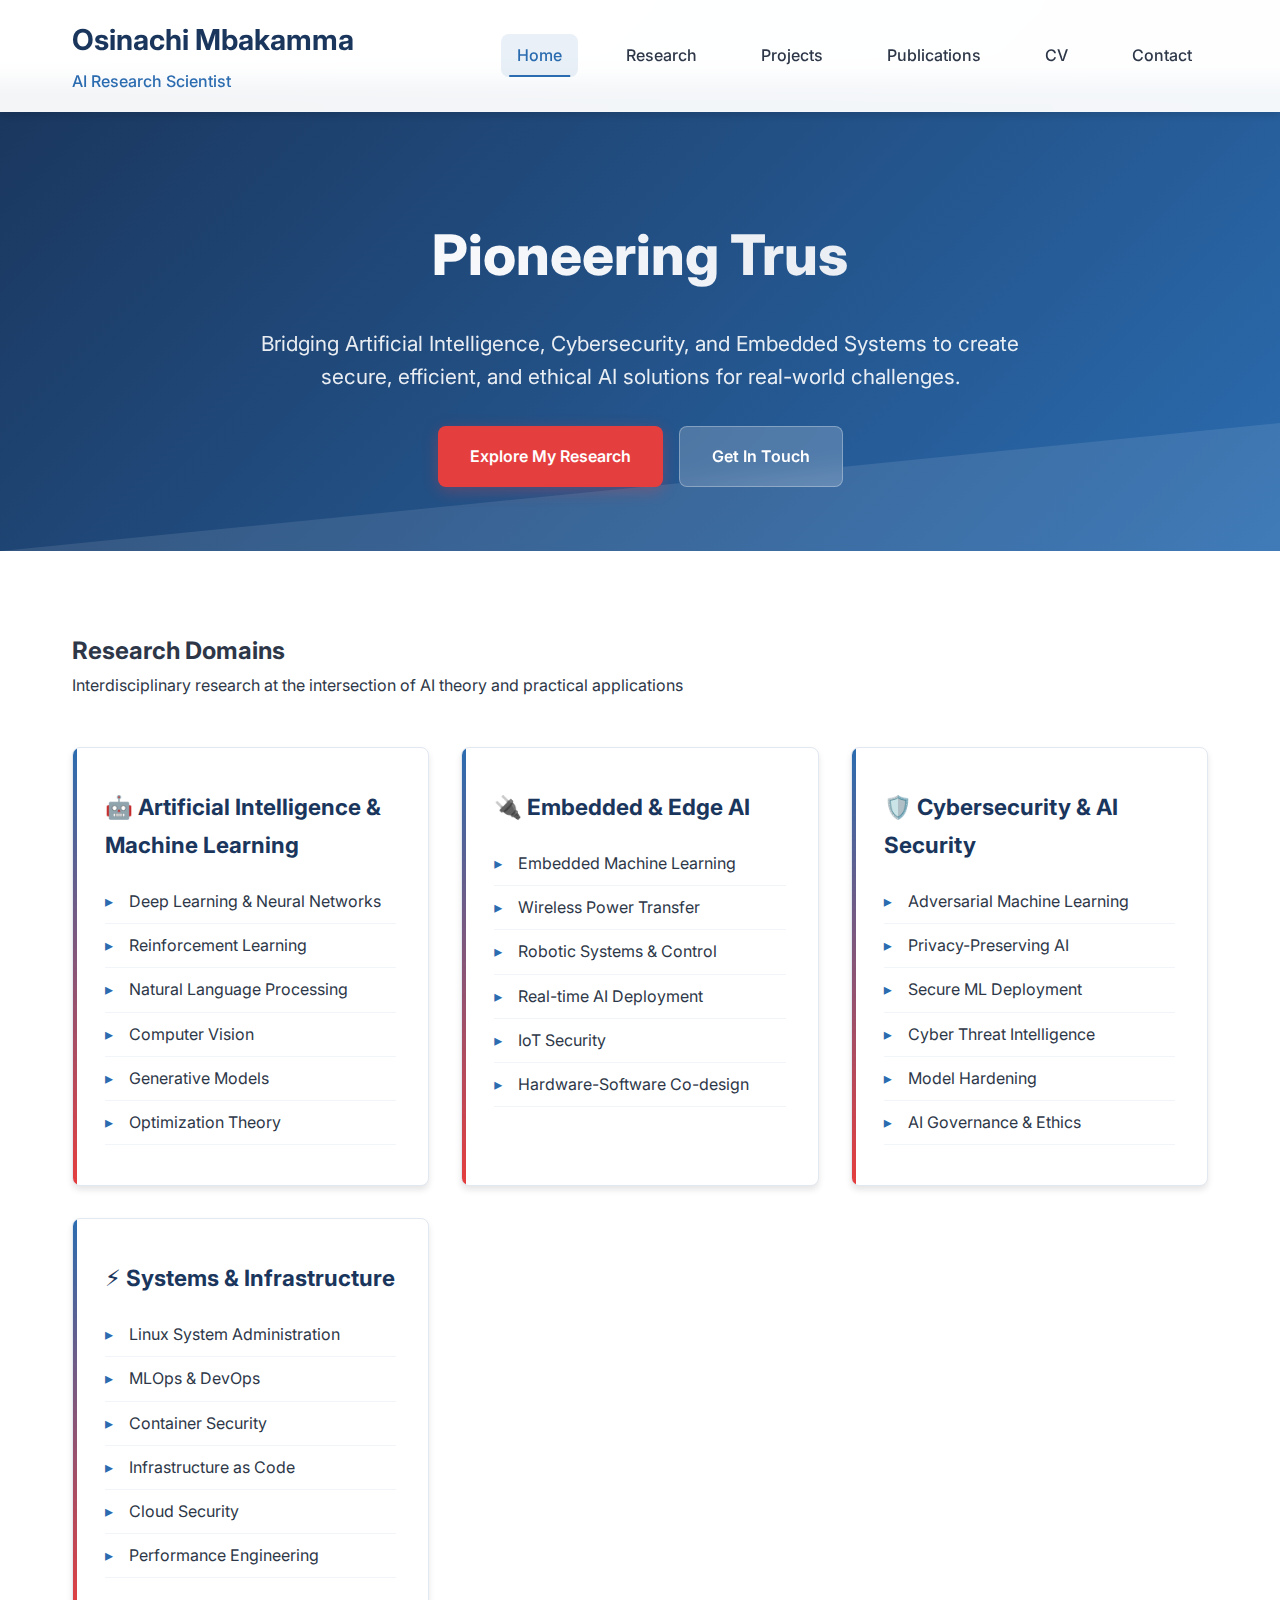
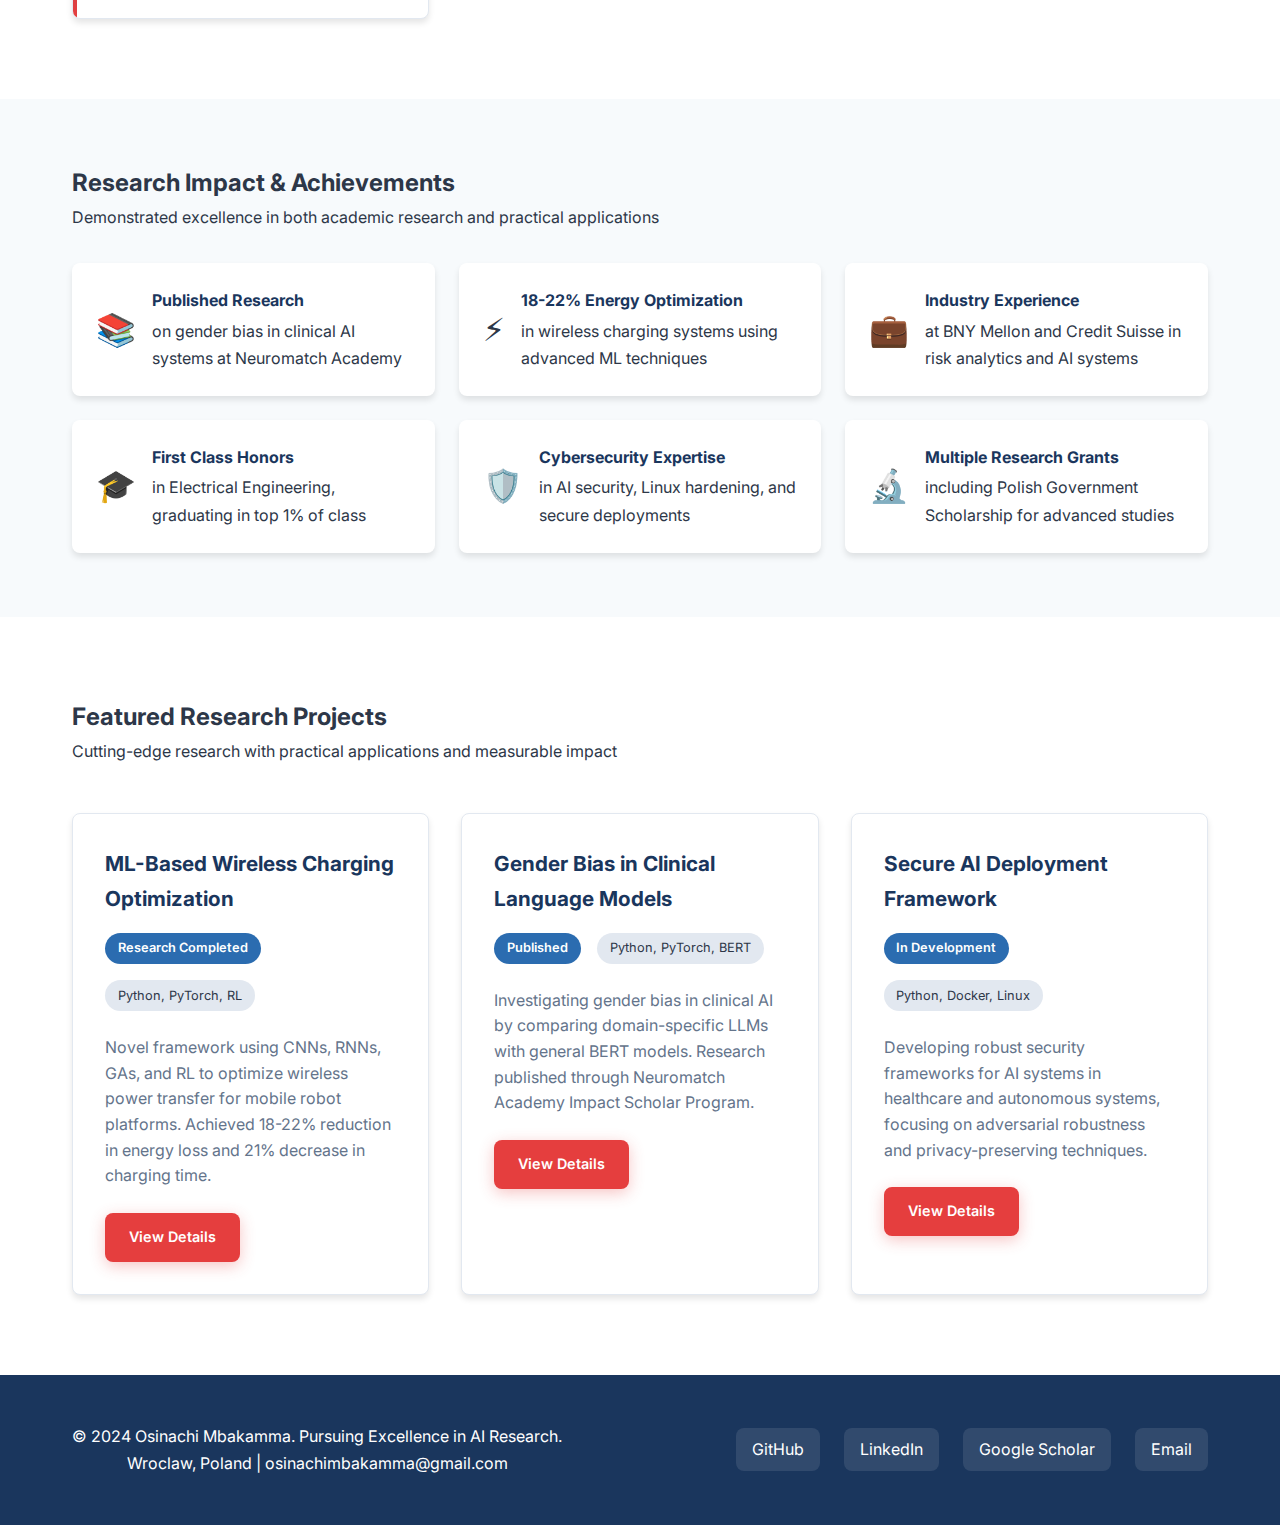
<file: index.html>
<!DOCTYPE html>
<html lang="en">
<head>
    <meta charset="UTF-8">
    <meta name="viewport" content="width=device-width, initial-scale=1.0">
    <title>Osinachi Mbakamma - AI Research Scientist </title>
    <meta name="description" content="AI Research Scientist specializing in Machine Learning, Embedded AI, Cybersecurity, and Trustworthy AI Systems. With published research and industry experience.">
    <meta name="keywords" content="AI Research, Machine Learning, Cybersecurity, Embedded AI, Trustworthy AI">
    
    <!-- Open Graph Meta Tags -->
    <meta property="og:title" content="Osinachi Mbakamma - AI Research Scientist">
    <meta property="og:description" content="Specializing in Trustworthy AI Systems, Cybersecurity, and Embedded AI">
    <meta property="og:type" content="website">
    
    <!-- CSS -->
    <link rel="stylesheet" href="assets/css/style.css">
    
    <!-- Preload Fonts -->
    <link rel="preconnect" href="https://fonts.googleapis.com">
    <link rel="preconnect" href="https://fonts.gstatic.com" crossorigin>
    <link href="https://fonts.googleapis.com/css2?family=Inter:wght@400;500;600;700;800&display=swap" rel="stylesheet">
</head>
<body>
    <!-- Header -->
    <header>
        <div class="container">
            <div class="header-content">
                <div class="logo">
                    <h1>Osinachi Mbakamma</h1>
                    <p class="subtitle">AI Research Scientist</p>
                </div>
                <nav>
                    <a href="index.html" class="active">Home</a>
                    <a href="research.html">Research</a>
                    <a href="projects.html">Projects</a>
                    <a href="publications.html">Publications</a>
                    <a href="cv.html">CV</a>
                    <a href="contact.html">Contact</a>
                </nav>
            </div>
        </div>
    </header>

    <!-- Hero Section -->
    <section class="hero">
        <div class="container">
            <div class="hero-content">
                <h2>Pioneering Trustworthy AI Systems</h2>
                <p>Bridging Artificial Intelligence, Cybersecurity, and Embedded Systems to create secure, efficient, and ethical AI solutions for real-world challenges.</p>
                <div class="cta-buttons">
                    <a href="research.html" class="btn primary">Explore My Research</a>
                    <a href="contact.html" class="btn secondary">Get In Touch</a>
                </div>
            </div>
        </div>
    </section>

    <!-- Research Domains -->
    <section class="research-domains">
        <div class="container">
            <h2>Research Domains</h2>
            <p class="section-subtitle">Interdisciplinary research at the intersection of AI theory and practical applications</p>
            
            <div class="domains-grid">
                <div class="domain-card">
                    <h4>🤖 Artificial Intelligence & Machine Learning</h4>
                    <ul>
                        <li>Deep Learning & Neural Networks</li>
                        <li>Reinforcement Learning</li>
                        <li>Natural Language Processing</li>
                        <li>Computer Vision</li>
                        <li>Generative Models</li>
                        <li>Optimization Theory</li>
                    </ul>
                </div>
                
                <div class="domain-card">
                    <h4>🔌 Embedded & Edge AI</h4>
                    <ul>
                        <li>Embedded Machine Learning</li>
                        <li>Wireless Power Transfer</li>
                        <li>Robotic Systems & Control</li>
                        <li>Real-time AI Deployment</li>
                        <li>IoT Security</li>
                        <li>Hardware-Software Co-design</li>
                    </ul>
                </div>
                
                <div class="domain-card">
                    <h4>🛡️ Cybersecurity & AI Security</h4>
                    <ul>
                        <li>Adversarial Machine Learning</li>
                        <li>Privacy-Preserving AI</li>
                        <li>Secure ML Deployment</li>
                        <li>Cyber Threat Intelligence</li>
                        <li>Model Hardening</li>
                        <li>AI Governance & Ethics</li>
                    </ul>
                </div>
                
                <div class="domain-card">
                    <h4>⚡ Systems & Infrastructure</h4>
                    <ul>
                        <li>Linux System Administration</li>
                        <li>MLOps & DevOps</li>
                        <li>Container Security</li>
                        <li>Infrastructure as Code</li>
                        <li>Cloud Security</li>
                        <li>Performance Engineering</li>
                    </ul>
                </div>
            </div>
        </div>
    </section>

    <!-- Achievements -->
    <section class="achievements">
        <div class="container">
            <h2>Research Impact & Achievements</h2>
            <p class="section-subtitle">Demonstrated excellence in both academic research and practical applications</p>
            
            <div class="achievement-list">
                <div class="achievement">
                    <span class="icon">📚</span>
                    <div>
                        <strong>Published Research</strong> on gender bias in clinical AI systems at Neuromatch Academy
                    </div>
                </div>
                
                <div class="achievement">
                    <span class="icon">⚡</span>
                    <div>
                        <strong>18-22% Energy Optimization</strong> in wireless charging systems using advanced ML techniques
                    </div>
                </div>
                
                <div class="achievement">
                    <span class="icon">💼</span>
                    <div>
                        <strong>Industry Experience</strong> at BNY Mellon and Credit Suisse in risk analytics and AI systems
                    </div>
                </div>
                
                <div class="achievement">
                    <span class="icon">🎓</span>
                    <div>
                        <strong>First Class Honors</strong> in Electrical Engineering, graduating in top 1% of class
                    </div>
                </div>
                
                <div class="achievement">
                    <span class="icon">🛡️</span>
                    <div>
                        <strong>Cybersecurity Expertise</strong> in AI security, Linux hardening, and secure deployments
                    </div>
                </div>
                
                <div class="achievement">
                    <span class="icon">🔬</span>
                    <div>
                        <strong>Multiple Research Grants</strong> including Polish Government Scholarship for advanced studies
                    </div>
                </div>
            </div>
        </div>
    </section>

    <!-- Featured Projects -->
    <section class="featured-projects">
        <div class="container">
            <h2>Featured Research Projects</h2>
            <p class="section-subtitle">Cutting-edge research with practical applications and measurable impact</p>
            
            <div class="projects-grid">
                <div class="project-card">
                    <div class="project-content">
                        <h4>ML-Based Wireless Charging Optimization</h4>
                        <div class="project-meta">
                            <span class="status">Research Completed</span>
                            <span class="technologies">Python, PyTorch, RL</span>
                        </div>
                        <p>Novel framework using CNNs, RNNs, GAs, and RL to optimize wireless power transfer for mobile robot platforms. Achieved 18-22% reduction in energy loss and 21% decrease in charging time.</p>
                        <div class="project-links">
                            <a href="projects/wireless-charging.html" class="btn primary">View Details</a>
                            <a href="https://github.com/osinachix/wireless-charging-ml" class="btn secondary">Code</a>
                        </div>
                    </div>
                </div>
                
                <div class="project-card">
                    <div class="project-content">
                        <h4>Gender Bias in Clinical Language Models</h4>
                        <div class="project-meta">
                            <span class="status">Published</span>
                            <span class="technologies">Python, PyTorch, BERT</span>
                        </div>
                        <p>Investigating gender bias in clinical AI by comparing domain-specific LLMs with general BERT models. Research published through Neuromatch Academy Impact Scholar Program.</p>
                        <div class="project-links">
                            <a href="projects/clinical-ai-bias.html" class="btn primary">View Details</a>
                            <a href="https://github.com/osinachix/clinical-ai-bias" class="btn secondary">Code</a>
                        </div>
                    </div>
                </div>
                
                <div class="project-card">
                    <div class="project-content">
                        <h4>Secure AI Deployment Framework</h4>
                        <div class="project-meta">
                            <span class="status">In Development</span>
                            <span class="technologies">Python, Docker, Linux</span>
                        </div>
                        <p>Developing robust security frameworks for AI systems in healthcare and autonomous systems, focusing on adversarial robustness and privacy-preserving techniques.</p>
                        <div class="project-links">
                            <a href="projects/ai-security.html" class="btn primary">View Details</a>
                            <a href="https://github.com/osinachix/ai-security-framework" class="btn secondary">Code</a>
                        </div>
                    </div>
                </div>
            </div>
        </div>
    </section>

    <!-- Footer -->
    <footer>
        <div class="container">
            <div class="footer-content">
                <div class="footer-info">
                    <p>&copy; 2024 Osinachi Mbakamma. Pursuing Excellence in AI Research.</p>
                    <p>Wroclaw, Poland | osinachimbakamma@gmail.com</p>
                </div>
                <div class="social-links">
                    <a href="https://github.com/osinachix">GitHub</a>
                    <a href="https://linkedin.com/in/osinachimbakamma/">LinkedIn</a>
                    <a href="https://scholar.google.com/citations?user=YOUR_ID">Google Scholar</a>
                    <a href="mailto:osinachimbakamma@gmail.com">Email</a>
                </div>
            </div>
        </div>
    </footer>

    <!-- JavaScript -->
    <script src="assets/js/main.js"></script>
</body>
</html>
</file>
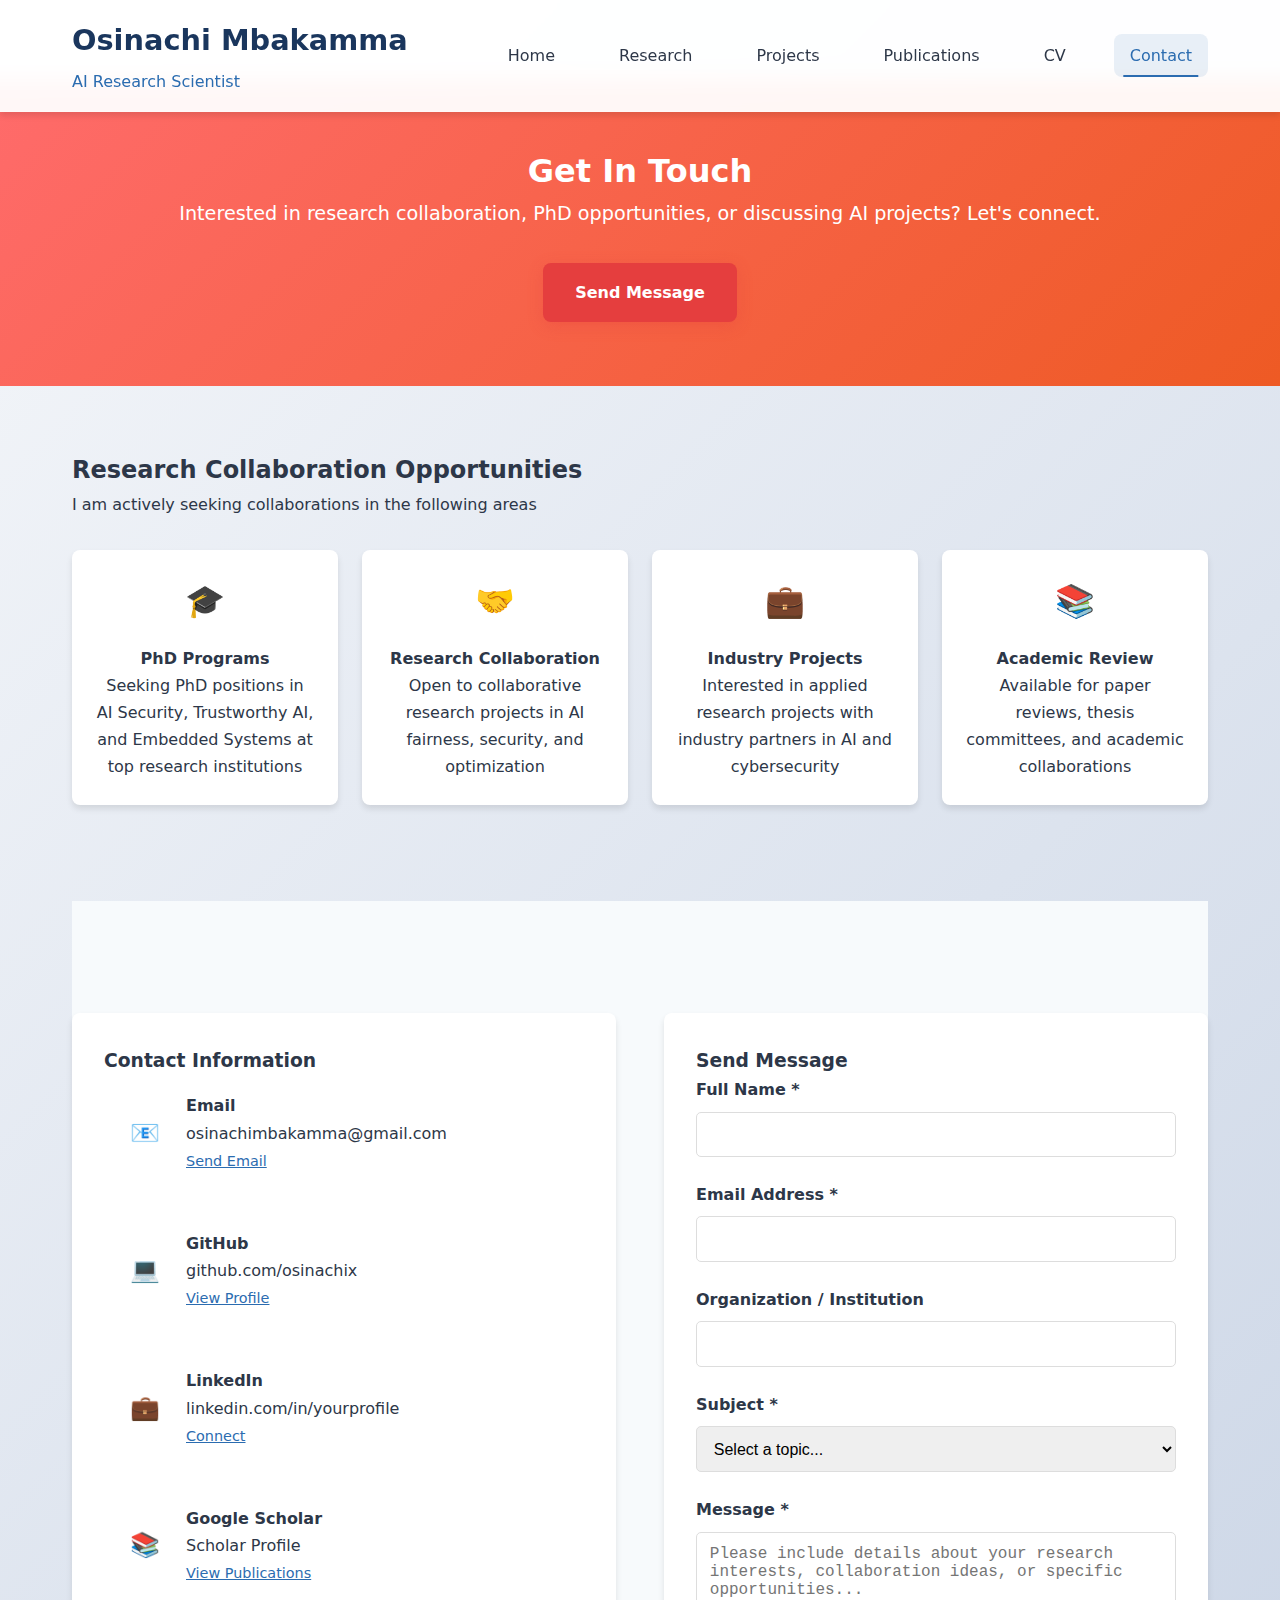
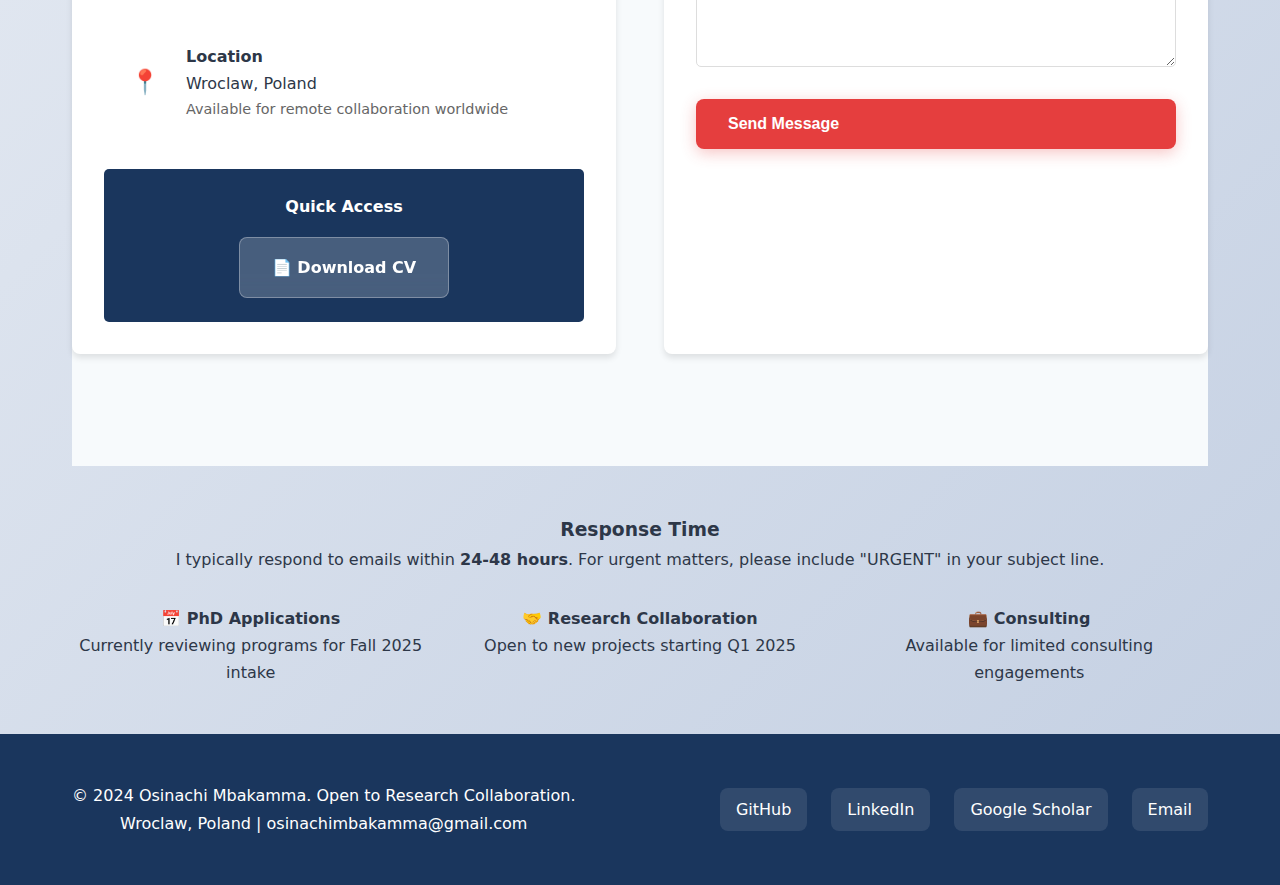
<file: contact.html>
<!DOCTYPE html>
<html lang="en">
<head>
    <meta charset="UTF-8">
    <meta name="viewport" content="width=device-width, initial-scale=1.0">
    <title>Contact - Osinachi Mbakamma | AI Research Scientist</title>
    <meta name="description" content="Contact Osinachi Mbakamma for research collaboration, PhD opportunities, and AI projects">
    <link rel="stylesheet" href="assets/css/style.css">
    <style>
        .contact-hero {
            text-align: center;
            padding: 4rem 0;
            background: linear-gradient(135deg, #ff6b6b 0%, #ee5a24 100%);
            color: white;
            margin-top: 80px;
        }
        .contact-grid {
            display: grid;
            grid-template-columns: 1fr 1fr;
            gap: 3rem;
            margin: 3rem 0;
        }
        .contact-info {
            background: white;
            padding: 2rem;
            border-radius: var(--border-radius);
            box-shadow: var(--shadow);
        }
        .contact-method {
            display: flex;
            align-items: center;
            gap: 1rem;
            margin-bottom: 1.5rem;
            padding: 1rem;
            border-radius: 5px;
            transition: var(--transition);
        }
        .contact-method:hover {
            background: var(--light-color);
        }
        .contact-method .icon {
            font-size: 1.5rem;
            width: 50px;
            text-align: center;
        }
        .contact-form {
            background: white;
            padding: 2rem;
            border-radius: var(--border-radius);
            box-shadow: var(--shadow);
        }
        .form-group {
            margin-bottom: 1.5rem;
        }
        .form-group label {
            display: block;
            margin-bottom: 0.5rem;
            font-weight: 600;
            color: var(--dark-color);
        }
        .form-group input,
        .form-group textarea,
        .form-group select {
            width: 100%;
            padding: 0.8rem;
            border: 1px solid #ddd;
            border-radius: 5px;
            font-size: 1rem;
            transition: var(--transition);
        }
        .form-group input:focus,
        .form-group textarea:focus,
        .form-group select:focus {
            outline: none;
            border-color: var(--secondary-color);
            box-shadow: 0 0 0 3px rgba(43, 108, 176, 0.1);
        }
        .collaboration-options {
            display: grid;
            grid-template-columns: repeat(auto-fit, minmax(200px, 1fr));
            gap: 1.5rem;
            margin: 2rem 0;
        }
        .collaboration-card {
            background: white;
            padding: 1.5rem;
            border-radius: var(--border-radius);
            box-shadow: var(--shadow);
            text-align: center;
            transition: var(--transition);
        }
        .collaboration-card:hover {
            transform: translateY(-5px);
        }
    </style>
</head>
<body>
    <header>
        <div class="container">
            <div class="header-content">
                <div class="logo">
                    <h1>Osinachi Mbakamma</h1>
                    <p class="subtitle">AI Research Scientist</p>
                </div>
                <nav>
                    <a href="index.html">Home</a>
                    <a href="research.html">Research</a>
                    <a href="projects.html">Projects</a>
                    <a href="publications.html">Publications</a>
                    <a href="cv.html">CV</a>
                    <a href="contact.html" class="active">Contact</a>
                </nav>
            </div>
        </div>
    </header>

    <!-- Contact Hero -->
    <section class="contact-hero">
        <div class="container">
            <h1>Get In Touch</h1>
            <p style="font-size: 1.2rem; margin-bottom: 2rem;">Interested in research collaboration, PhD opportunities, or discussing AI projects? Let's connect.</p>
            <a href="#contact-form" class="btn primary">Send Message</a>
        </div>
    </section>

    <main class="container">
        <!-- Collaboration Opportunities -->
        <section style="padding: 4rem 0;">
            <h2>Research Collaboration Opportunities</h2>
            <p class="section-subtitle">I am actively seeking collaborations in the following areas</p>
            
            <div class="collaboration-options">
                <div class="collaboration-card">
                    <div style="font-size: 2rem; margin-bottom: 1rem;">🎓</div>
                    <h4>PhD Programs</h4>
                    <p>Seeking PhD positions in AI Security, Trustworthy AI, and Embedded Systems at top research institutions</p>
                </div>
                <div class="collaboration-card">
                    <div style="font-size: 2rem; margin-bottom: 1rem;">🤝</div>
                    <h4>Research Collaboration</h4>
                    <p>Open to collaborative research projects in AI fairness, security, and optimization</p>
                </div>
                <div class="collaboration-card">
                    <div style="font-size: 2rem; margin-bottom: 1rem;">💼</div>
                    <h4>Industry Projects</h4>
                    <p>Interested in applied research projects with industry partners in AI and cybersecurity</p>
                </div>
                <div class="collaboration-card">
                    <div style="font-size: 2rem; margin-bottom: 1rem;">📚</div>
                    <h4>Academic Review</h4>
                    <p>Available for paper reviews, thesis committees, and academic collaborations</p>
                </div>
            </div>
        </section>

        <!-- Contact Grid -->
        <section style="padding: 4rem 0; background: var(--light-color);">
            <div class="contact-grid">
                <!-- Contact Information -->
                <div class="contact-info">
                    <h3>Contact Information</h3>
                    
                    <div class="contact-method">
                        <div class="icon">📧</div>
                        <div>
                            <strong>Email</strong>
                            <div>osinachimbakamma@gmail.com</div>
                            <a href="mailto:osinachimbakamma@gmail.com" style="font-size: 0.9rem; color: var(--secondary-color);">Send Email</a>
                        </div>
                    </div>

                    <div class="contact-method">
                        <div class="icon">💻</div>
                        <div>
                            <strong>GitHub</strong>
                            <div>github.com/osinachix</div>
                            <a href="https://github.com/osinachix" style="font-size: 0.9rem; color: var(--secondary-color);">View Profile</a>
                        </div>
                    </div>

                    <div class="contact-method">
                        <div class="icon">💼</div>
                        <div>
                            <strong>LinkedIn</strong>
                            <div>linkedin.com/in/yourprofile</div>
                            <a href="https://linkedin.com/in/yourprofile" style="font-size: 0.9rem; color: var(--secondary-color);">Connect</a>
                        </div>
                    </div>

                    <div class="contact-method">
                        <div class="icon">📚</div>
                        <div>
                            <strong>Google Scholar</strong>
                            <div>Scholar Profile</div>
                            <a href="https://scholar.google.com/citations?user=YOUR_ID" style="font-size: 0.9rem; color: var(--secondary-color);">View Publications</a>
                        </div>
                    </div>

                    <div class="contact-method">
                        <div class="icon">📍</div>
                        <div>
                            <strong>Location</strong>
                            <div>Wroclaw, Poland</div>
                            <div style="font-size: 0.9rem; color: #666;">Available for remote collaboration worldwide</div>
                        </div>
                    </div>

                    <!-- Quick CV Download -->
                    <div style="margin-top: 2rem; padding: 1.5rem; background: var(--primary-color); color: white; border-radius: 5px; text-align: center;">
                        <h4 style="margin-bottom: 1rem;">Quick Access</h4>
                        <a href="assets/pdf/Osinachi_Mbakamma_CV.pdf" class="btn secondary" download="Osinachi_Mbakamma_CV.pdf" style="background: rgba(255,255,255,0.2); color: white;">
                            📄 Download CV
                        </a>
                    </div>
                </div>

                <!-- Contact Form -->
                <div class="contact-form">
                    <h3 id="contact-form">Send Message</h3>
                    <form id="contactForm">
                        <div class="form-group">
                            <label for="name">Full Name *</label>
                            <input type="text" id="name" name="name" required>
                        </div>

                        <div class="form-group">
                            <label for="email">Email Address *</label>
                            <input type="email" id="email" name="email" required>
                        </div>

                        <div class="form-group">
                            <label for="organization">Organization / Institution</label>
                            <input type="text" id="organization" name="organization">
                        </div>

                        <div class="form-group">
                            <label for="subject">Subject *</label>
                            <select id="subject" name="subject" required>
                                <option value="">Select a topic...</option>
                                <option value="phd-opportunity">PhD Program Opportunity</option>
                                <option value="research-collaboration">Research Collaboration</option>
                                <option value="industry-project">Industry Project</option>
                                <option value="academic-review">Academic Review</option>
                                <option value="speaking-engagement">Speaking Engagement</option>
                                <option value="other">Other</option>
                            </select>
                        </div>

                        <div class="form-group">
                            <label for="message">Message *</label>
                            <textarea id="message" name="message" rows="6" required placeholder="Please include details about your research interests, collaboration ideas, or specific opportunities..."></textarea>
                        </div>

                        <button type="submit" class="btn primary" style="width: 100%;">
                            Send Message
                        </button>
                    </form>
                </div>
            </div>
        </section>

        <!-- Response Time -->
        <section style="padding: 3rem 0; text-align: center;">
            <h3>Response Time</h3>
            <p>I typically respond to emails within <strong>24-48 hours</strong>. For urgent matters, please include "URGENT" in your subject line.</p>
            
            <div style="display: grid; grid-template-columns: repeat(auto-fit, minmax(200px, 1fr)); gap: 2rem; margin-top: 2rem;">
                <div>
                    <h4>📅 PhD Applications</h4>
                    <p>Currently reviewing programs for Fall 2025 intake</p>
                </div>
                <div>
                    <h4>🤝 Research Collaboration</h4>
                    <p>Open to new projects starting Q1 2025</p>
                </div>
                <div>
                    <h4>💼 Consulting</h4>
                    <p>Available for limited consulting engagements</p>
                </div>
            </div>
        </section>
    </main>

    <footer>
        <div class="container">
            <div class="footer-content">
                <div class="footer-info">
                    <p>&copy; 2024 Osinachi Mbakamma. Open to Research Collaboration.</p>
                    <p>Wroclaw, Poland | osinachimbakamma@gmail.com</p>
                </div>
                <div class="social-links">
                    <a href="https://github.com/osinachix">GitHub</a>
                    <a href="https://linkedin.com/in/osinachimbakamma/">LinkedIn</a>
                    <a href="https://scholar.google.com/citations?user=YOUR_ID">Google Scholar</a>
                    <a href="mailto:osinachimbakamma@gmail.com">Email</a>
                </div>
            </div>
        </div>
    </footer>

    <script src="assets/js/main.js"></script>
    <script>
        // Enhanced form handling
        document.getElementById('contactForm').addEventListener('submit', function(e) {
            e.preventDefault();
            
            const formData = new FormData(this);
            const data = Object.fromEntries(formData);
            
            // Show success message
            alert('Thank you for your message! I will respond within 24-48 hours.');
            this.reset();
            
            // Optional: You can add actual form submission here later
            // For now, it just shows a success message
        });
    </script>
</body>
</html>
</file>
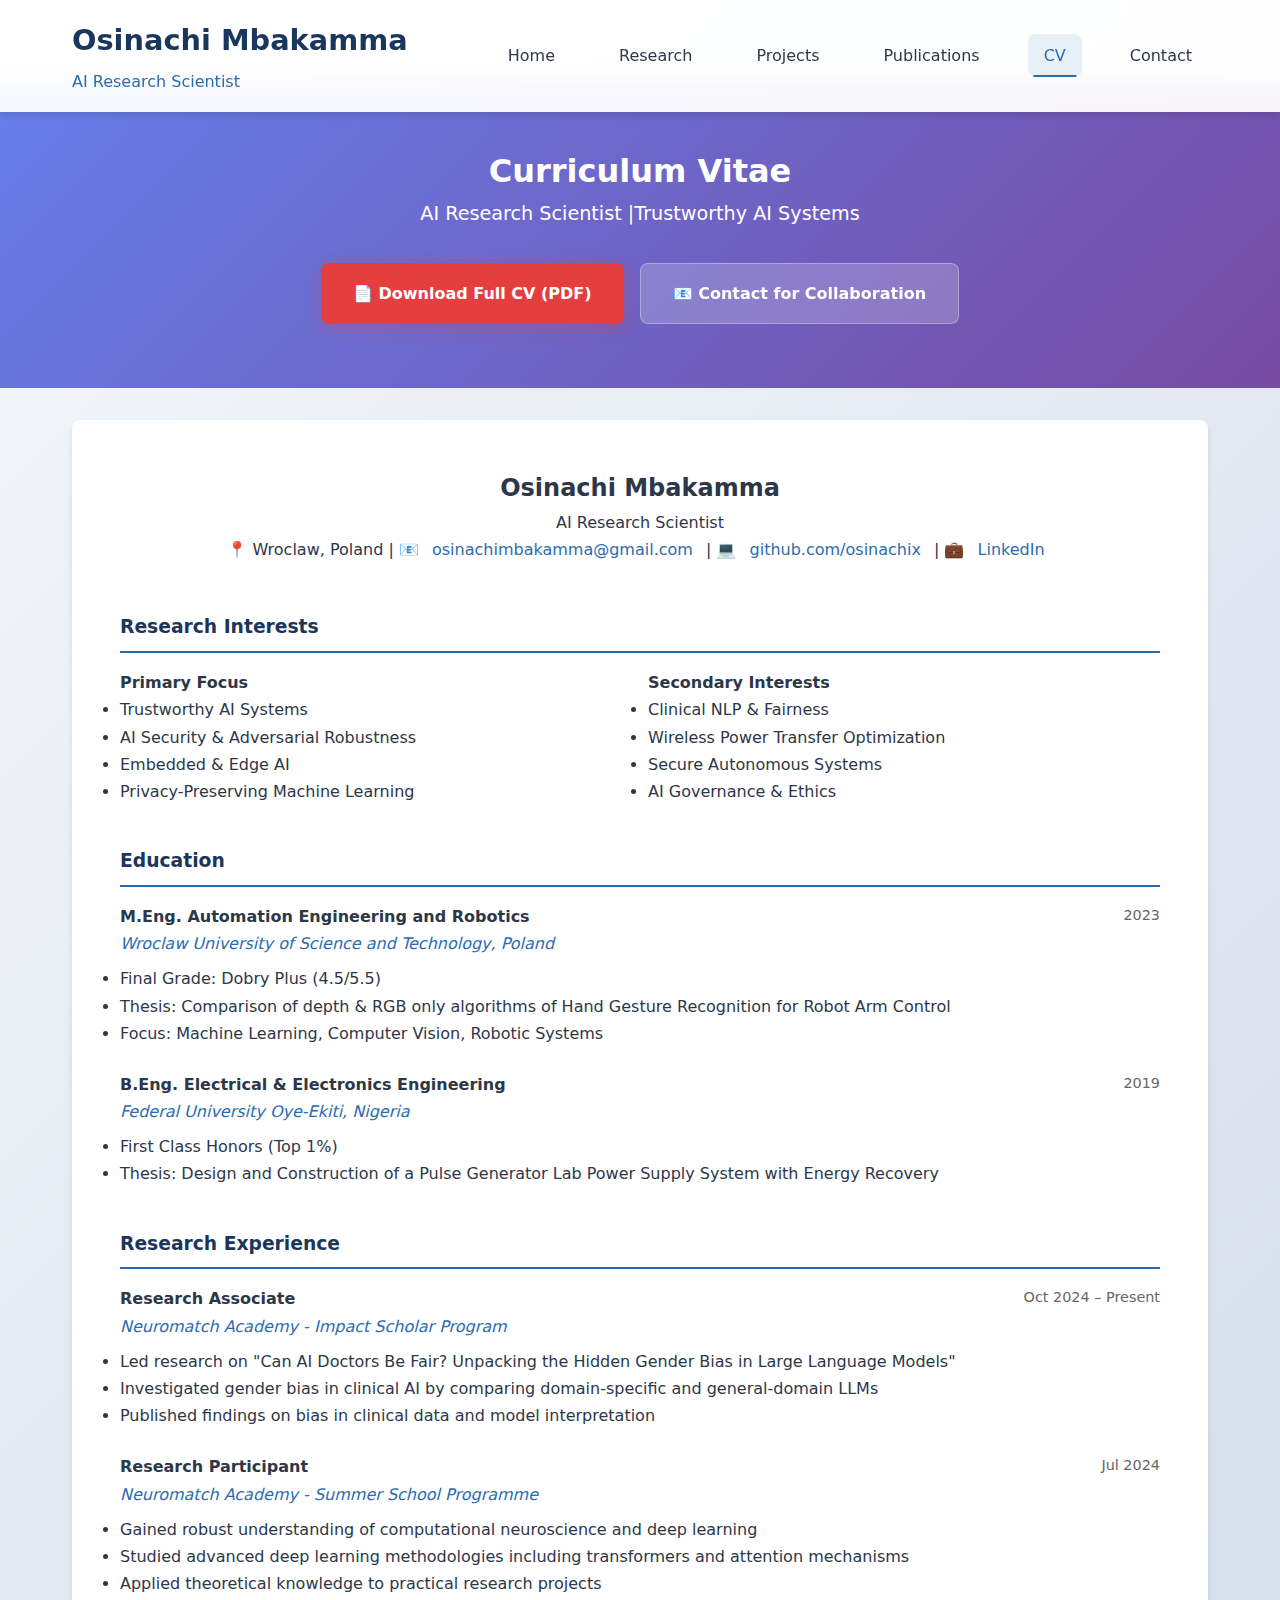
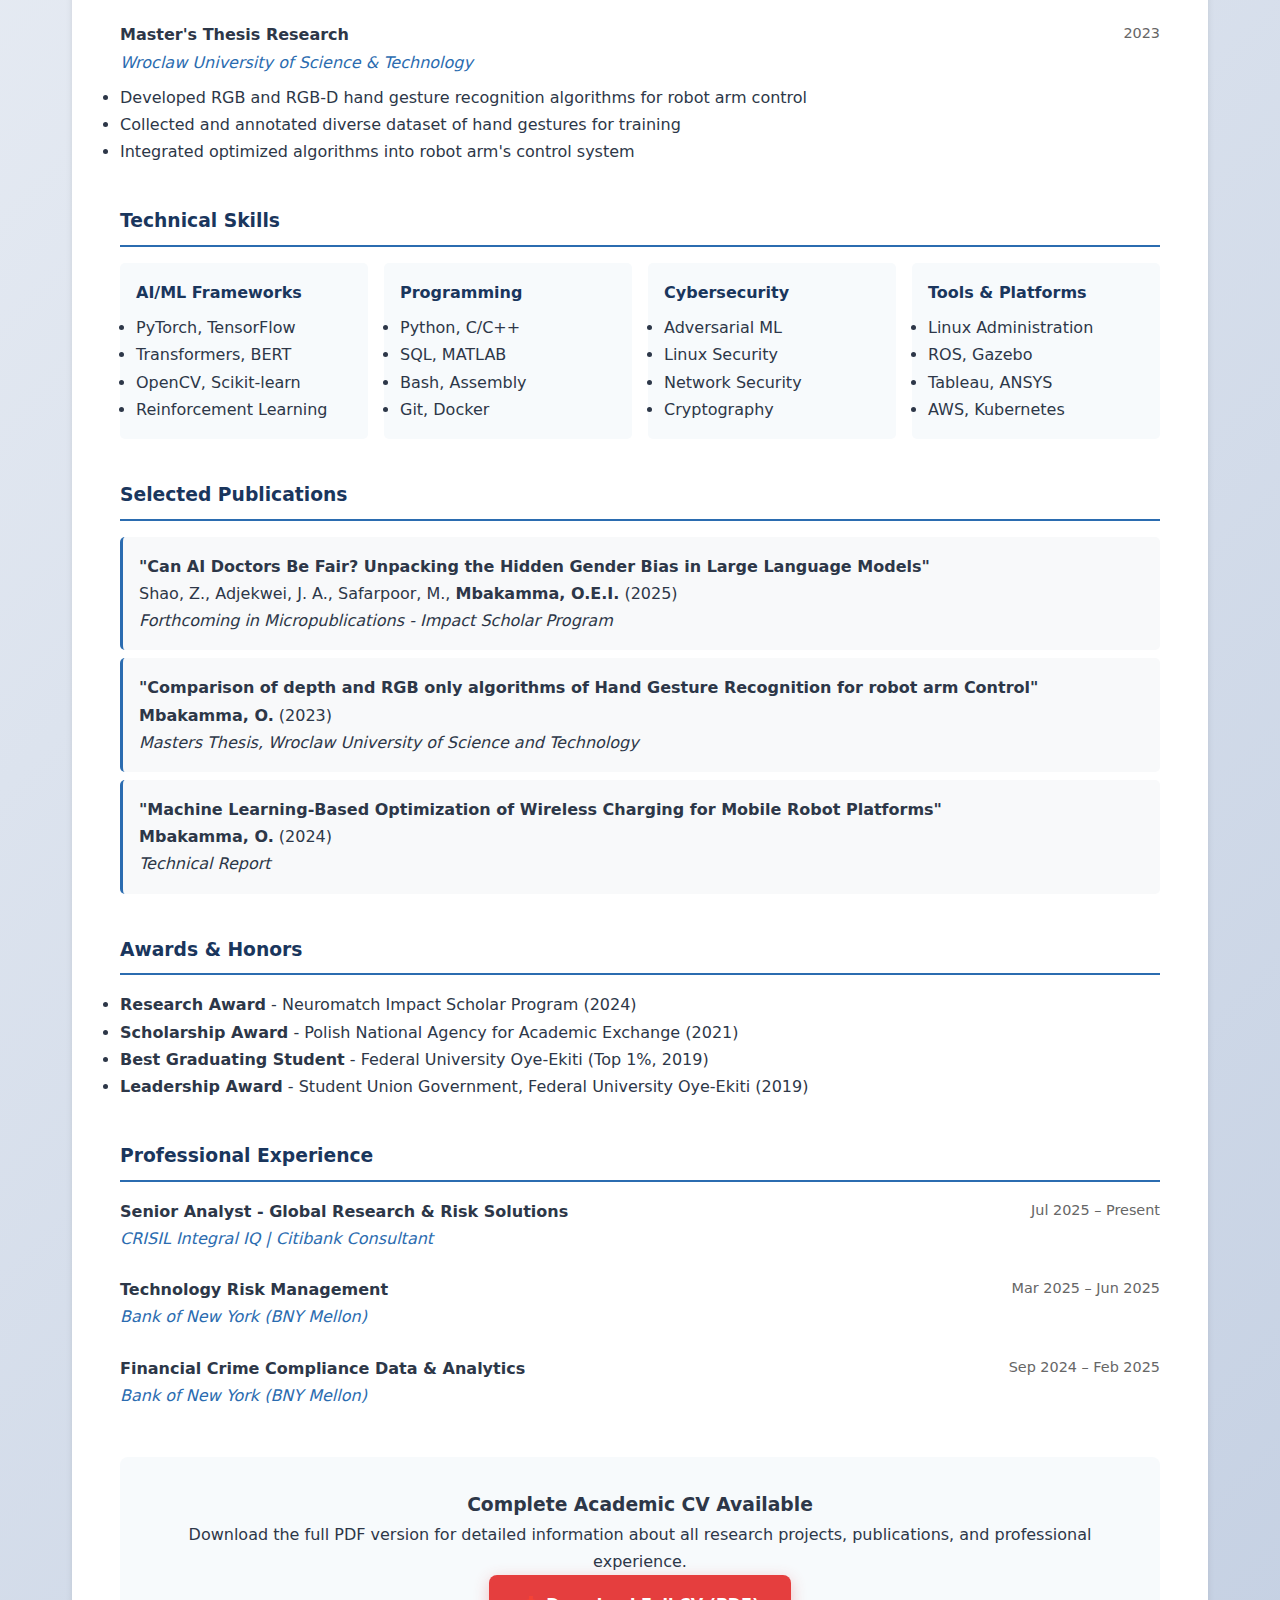
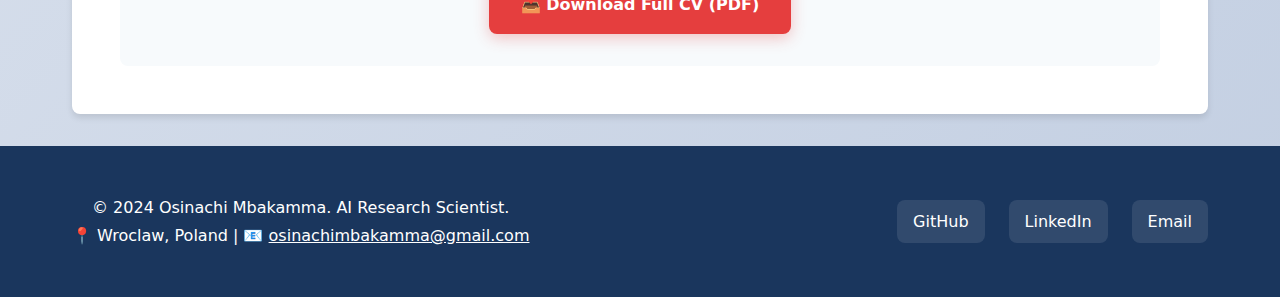
<file: cv.html>
<!DOCTYPE html>
<html lang="en">
<head>
    <meta charset="UTF-8">
    <meta name="viewport" content="width=device-width, initial-scale=1.0">
    <title>Curriculum Vitae - Osinachi Mbakamma | AI Research Scientist</title>
    <meta name="description" content="Download Osinachi Mbakamma's CV - AI Research Scientist, PhD Applicant in Trustworthy AI Systems">
    <link rel="stylesheet" href="assets/css/style.css">
    <style>
        .cv-download-hero {
            text-align: center;
            padding: 4rem 0;
            background: linear-gradient(135deg, #667eea 0%, #764ba2 100%);
            color: white;
            margin-top: 80px;
        }
        .cv-preview {
            background: white;
            padding: 3rem;
            border-radius: var(--border-radius);
            box-shadow: var(--shadow);
            margin: 2rem 0;
        }
        .cv-section {
            margin-bottom: 2.5rem;
        }
        .cv-section h3 {
            color: var(--primary-color);
            border-bottom: 2px solid var(--secondary-color);
            padding-bottom: 0.5rem;
            margin-bottom: 1rem;
        }
        .cv-item {
            margin-bottom: 1.5rem;
        }
        .cv-item-header {
            display: flex;
            justify-content: space-between;
            align-items: flex-start;
            margin-bottom: 0.5rem;
        }
        .cv-item-title {
            font-weight: 600;
            color: var(--dark-color);
        }
        .cv-item-subtitle {
            color: var(--secondary-color);
            font-style: italic;
        }
        .cv-item-date {
            color: #666;
            font-size: 0.9rem;
        }
        .skills-grid {
            display: grid;
            grid-template-columns: repeat(auto-fit, minmax(200px, 1fr));
            gap: 1rem;
            margin-top: 1rem;
        }
        .skill-category {
            background: var(--light-color);
            padding: 1rem;
            border-radius: 5px;
        }
        .skill-category h4 {
            margin-bottom: 0.5rem;
            color: var(--primary-color);
        }
        .publication-item {
            background: #f8f9fa;
            padding: 1rem;
            margin: 0.5rem 0;
            border-radius: 5px;
            border-left: 3px solid var(--secondary-color);
        }
        .contact-links a {
            color: var(--secondary-color);
            text-decoration: none;
            margin: 0 0.5rem;
        }
        .contact-links a:hover {
            text-decoration: underline;
        }
    </style>
</head>
<body>
    <header>
        <div class="container">
            <div class="header-content">
                <div class="logo">
                    <h1>Osinachi Mbakamma</h1>
                    <p class="subtitle">AI Research Scientist</p>
                </div>
                <nav>
                    <a href="index.html">Home</a>
                    <a href="research.html">Research</a>
                    <a href="projects.html">Projects</a>
                    <a href="publications.html">Publications</a>
                    <a href="cv.html" class="active">CV</a>
                    <a href="contact.html">Contact</a>
                </nav>
            </div>
        </div>
    </header>

    <!-- CV Download Hero -->
    <section class="cv-download-hero">
        <div class="container">
            <h1>Curriculum Vitae</h1>
            <p style="font-size: 1.2rem; margin-bottom: 2rem;">AI Research Scientist |Trustworthy AI Systems</p>
            <div class="cta-buttons">
                <a href="assets/pdf/Osinachi_Mbakamma_CV.pdf" class="btn primary" download="Osinachi_Mbakamma_CV.pdf">
                    📄 Download Full CV (PDF)
                </a>
                <a href="contact.html" class="btn secondary">📧 Contact for Collaboration</a>
            </div>
        </div>
    </section>

    <main class="container">
        <!-- CV Preview -->
        <section class="cv-preview">
            <div style="text-align: center; margin-bottom: 3rem;">
                <h2>Osinachi Mbakamma</h2>
                <p>AI Research Scientist</p>
                <div class="contact-links">
                    📍 Wroclaw, Poland | 
                    📧 <a href="mailto:osinachimbakamma@gmail.com">osinachimbakamma@gmail.com</a> | 
                    💻 <a href="https://github.com/osinachix" target="_blank">github.com/osinachix</a> |
                    💼 <a href="https://www.linkedin.com/in/osinachimbakamma/" target="_blank">LinkedIn</a>
                </div>
            </div>

            <!-- Research Interests -->
            <div class="cv-section">
                <h3>Research Interests</h3>
                <div style="display: grid; grid-template-columns: repeat(auto-fit, minmax(250px, 1fr)); gap: 1rem;">
                    <div>
                        <h4>Primary Focus</h4>
                        <ul>
                            <li>Trustworthy AI Systems</li>
                            <li>AI Security & Adversarial Robustness</li>
                            <li>Embedded & Edge AI</li>
                            <li>Privacy-Preserving Machine Learning</li>
                        </ul>
                    </div>
                    <div>
                        <h4>Secondary Interests</h4>
                        <ul>
                            <li>Clinical NLP & Fairness</li>
                            <li>Wireless Power Transfer Optimization</li>
                            <li>Secure Autonomous Systems</li>
                            <li>AI Governance & Ethics</li>
                        </ul>
                    </div>
                </div>
            </div>

            <!-- Education -->
            <div class="cv-section">
                <h3>Education</h3>
                
                <div class="cv-item">
                    <div class="cv-item-header">
                        <div>
                            <div class="cv-item-title">M.Eng. Automation Engineering and Robotics</div>
                            <div class="cv-item-subtitle">Wroclaw University of Science and Technology, Poland</div>
                        </div>
                        <div class="cv-item-date">2023</div>
                    </div>
                    <ul>
                        <li>Final Grade: Dobry Plus (4.5/5.5)</li>
                        <li>Thesis: Comparison of depth & RGB only algorithms of Hand Gesture Recognition for Robot Arm Control</li>
                        <li>Focus: Machine Learning, Computer Vision, Robotic Systems</li>
                    </ul>
                </div>

                <div class="cv-item">
                    <div class="cv-item-header">
                        <div>
                            <div class="cv-item-title">B.Eng. Electrical & Electronics Engineering</div>
                            <div class="cv-item-subtitle">Federal University Oye-Ekiti, Nigeria</div>
                        </div>
                        <div class="cv-item-date">2019</div>
                    </div>
                    <ul>
                        <li>First Class Honors (Top 1%)</li>
                        <li>Thesis: Design and Construction of a Pulse Generator Lab Power Supply System with Energy Recovery</li>
                    </ul>
                </div>
            </div>

            <!-- Research Experience -->
            <div class="cv-section">
                <h3>Research Experience</h3>
                
                <div class="cv-item">
                    <div class="cv-item-header">
                        <div>
                            <div class="cv-item-title">Research Associate</div>
                            <div class="cv-item-subtitle">Neuromatch Academy - Impact Scholar Program</div>
                        </div>
                        <div class="cv-item-date">Oct 2024 – Present</div>
                    </div>
                    <ul>
                        <li>Led research on "Can AI Doctors Be Fair? Unpacking the Hidden Gender Bias in Large Language Models"</li>
                        <li>Investigated gender bias in clinical AI by comparing domain-specific and general-domain LLMs</li>
                        <li>Published findings on bias in clinical data and model interpretation</li>
                    </ul>
                </div>

                <div class="cv-item">
                    <div class="cv-item-header">
                        <div>
                            <div class="cv-item-title">Research Participant</div>
                            <div class="cv-item-subtitle">Neuromatch Academy - Summer School Programme</div>
                        </div>
                        <div class="cv-item-date">Jul 2024</div>
                    </div>
                    <ul>
                        <li>Gained robust understanding of computational neuroscience and deep learning</li>
                        <li>Studied advanced deep learning methodologies including transformers and attention mechanisms</li>
                        <li>Applied theoretical knowledge to practical research projects</li>
                    </ul>
                </div>

                <div class="cv-item">
                    <div class="cv-item-header">
                        <div>
                            <div class="cv-item-title">Master's Thesis Research</div>
                            <div class="cv-item-subtitle">Wroclaw University of Science & Technology</div>
                        </div>
                        <div class="cv-item-date">2023</div>
                    </div>
                    <ul>
                        <li>Developed RGB and RGB-D hand gesture recognition algorithms for robot arm control</li>
                        <li>Collected and annotated diverse dataset of hand gestures for training</li>
                        <li>Integrated optimized algorithms into robot arm's control system</li>
                    </ul>
                </div>
            </div>

            <!-- Technical Skills -->
            <div class="cv-section">
                <h3>Technical Skills</h3>
                <div class="skills-grid">
                    <div class="skill-category">
                        <h4>AI/ML Frameworks</h4>
                        <ul>
                            <li>PyTorch, TensorFlow</li>
                            <li>Transformers, BERT</li>
                            <li>OpenCV, Scikit-learn</li>
                            <li>Reinforcement Learning</li>
                        </ul>
                    </div>
                    <div class="skill-category">
                        <h4>Programming</h4>
                        <ul>
                            <li>Python, C/C++</li>
                            <li>SQL, MATLAB</li>
                            <li>Bash, Assembly</li>
                            <li>Git, Docker</li>
                        </ul>
                    </div>
                    <div class="skill-category">
                        <h4>Cybersecurity</h4>
                        <ul>
                            <li>Adversarial ML</li>
                            <li>Linux Security</li>
                            <li>Network Security</li>
                            <li>Cryptography</li>
                        </ul>
                    </div>
                    <div class="skill-category">
                        <h4>Tools & Platforms</h4>
                        <ul>
                            <li>Linux Administration</li>
                            <li>ROS, Gazebo</li>
                            <li>Tableau, ANSYS</li>
                            <li>AWS, Kubernetes</li>
                        </ul>
                    </div>
                </div>
            </div>

            <!-- Publications -->
            <div class="cv-section">
                <h3>Selected Publications</h3>
                
                <div class="publication-item">
                    <strong>"Can AI Doctors Be Fair? Unpacking the Hidden Gender Bias in Large Language Models"</strong><br>
                    Shao, Z., Adjekwei, J. A., Safarpoor, M., <strong>Mbakamma, O.E.I.</strong> (2025)<br>
                    <em>Forthcoming in Micropublications - Impact Scholar Program</em>
                </div>

                <div class="publication-item">
                    <strong>"Comparison of depth and RGB only algorithms of Hand Gesture Recognition for robot arm Control"</strong><br>
                    <strong>Mbakamma, O.</strong> (2023)<br>
                    <em>Masters Thesis, Wroclaw University of Science and Technology</em>
                </div>

                <div class="publication-item">
                    <strong>"Machine Learning-Based Optimization of Wireless Charging for Mobile Robot Platforms"</strong><br>
                    <strong>Mbakamma, O.</strong> (2024)<br>
                    <em>Technical Report</em>
                </div>
            </div>

            <!-- Awards & Honors -->
            <div class="cv-section">
                <h3>Awards & Honors</h3>
                <ul>
                    <li><strong>Research Award</strong> - Neuromatch Impact Scholar Program (2024)</li>
                    <li><strong>Scholarship Award</strong> - Polish National Agency for Academic Exchange (2021)</li>
                    <li><strong>Best Graduating Student</strong> - Federal University Oye-Ekiti (Top 1%, 2019)</li>
                    <li><strong>Leadership Award</strong> - Student Union Government, Federal University Oye-Ekiti (2019)</li>
                </ul>
            </div>

            <!-- Professional Experience -->
            <div class="cv-section">
                <h3>Professional Experience</h3>
                
                <div class="cv-item">
                    <div class="cv-item-header">
                        <div>
                            <div class="cv-item-title">Senior Analyst - Global Research & Risk Solutions</div>
                            <div class="cv-item-subtitle">CRISIL Integral IQ | Citibank Consultant</div>
                        </div>
                        <div class="cv-item-date">Jul 2025 – Present</div>
                    </div>
                </div>

                <div class="cv-item">
                    <div class="cv-item-header">
                        <div>
                            <div class="cv-item-title">Technology Risk Management</div>
                            <div class="cv-item-subtitle">Bank of New York (BNY Mellon)</div>
                        </div>
                        <div class="cv-item-date">Mar 2025 – Jun 2025</div>
                    </div>
                </div>

                <div class="cv-item">
                    <div class="cv-item-header">
                        <div>
                            <div class="cv-item-title">Financial Crime Compliance Data & Analytics</div>
                            <div class="cv-item-subtitle">Bank of New York (BNY Mellon)</div>
                        </div>
                        <div class="cv-item-date">Sep 2024 – Feb 2025</div>
                    </div>
                </div>
            </div>

            <!-- Download CTA -->
            <div style="text-align: center; margin-top: 3rem; padding: 2rem; background: var(--light-color); border-radius: var(--border-radius);">
                <h3>Complete Academic CV Available</h3>
                <p>Download the full PDF version for detailed information about all research projects, publications, and professional experience.</p>
                <a href="assets/pdf/Osinachi_Mbakamma_CV.pdf" class="btn primary" download="Osinachi_Mbakamma_CV.pdf">
                    📥 Download Full CV (PDF)
                </a>
            </div>
        </section>
    </main>

    <footer>
        <div class="container">
            <div class="footer-content">
                <div class="footer-info">
                    <p>&copy; 2024 Osinachi Mbakamma. AI Research Scientist.</p>
                    <p>📍 Wroclaw, Poland | 📧 <a href="mailto:osinachimbakamma@gmail.com" style="color: white;">osinachimbakamma@gmail.com</a></p>
                </div>
                <div class="social-links">
                    <a href="https://github.com/osinachix" target="_blank">GitHub</a>
                    <a href="https://www.linkedin.com/in/osinachimbakamma/" target="_blank">LinkedIn</a>
                    <a href="mailto:osinachimbakamma@gmail.com">Email</a>
                </div>
            </div>
        </div>
    </footer>

    <script src="assets/js/main.js"></script>
</body>
</html>
</file>
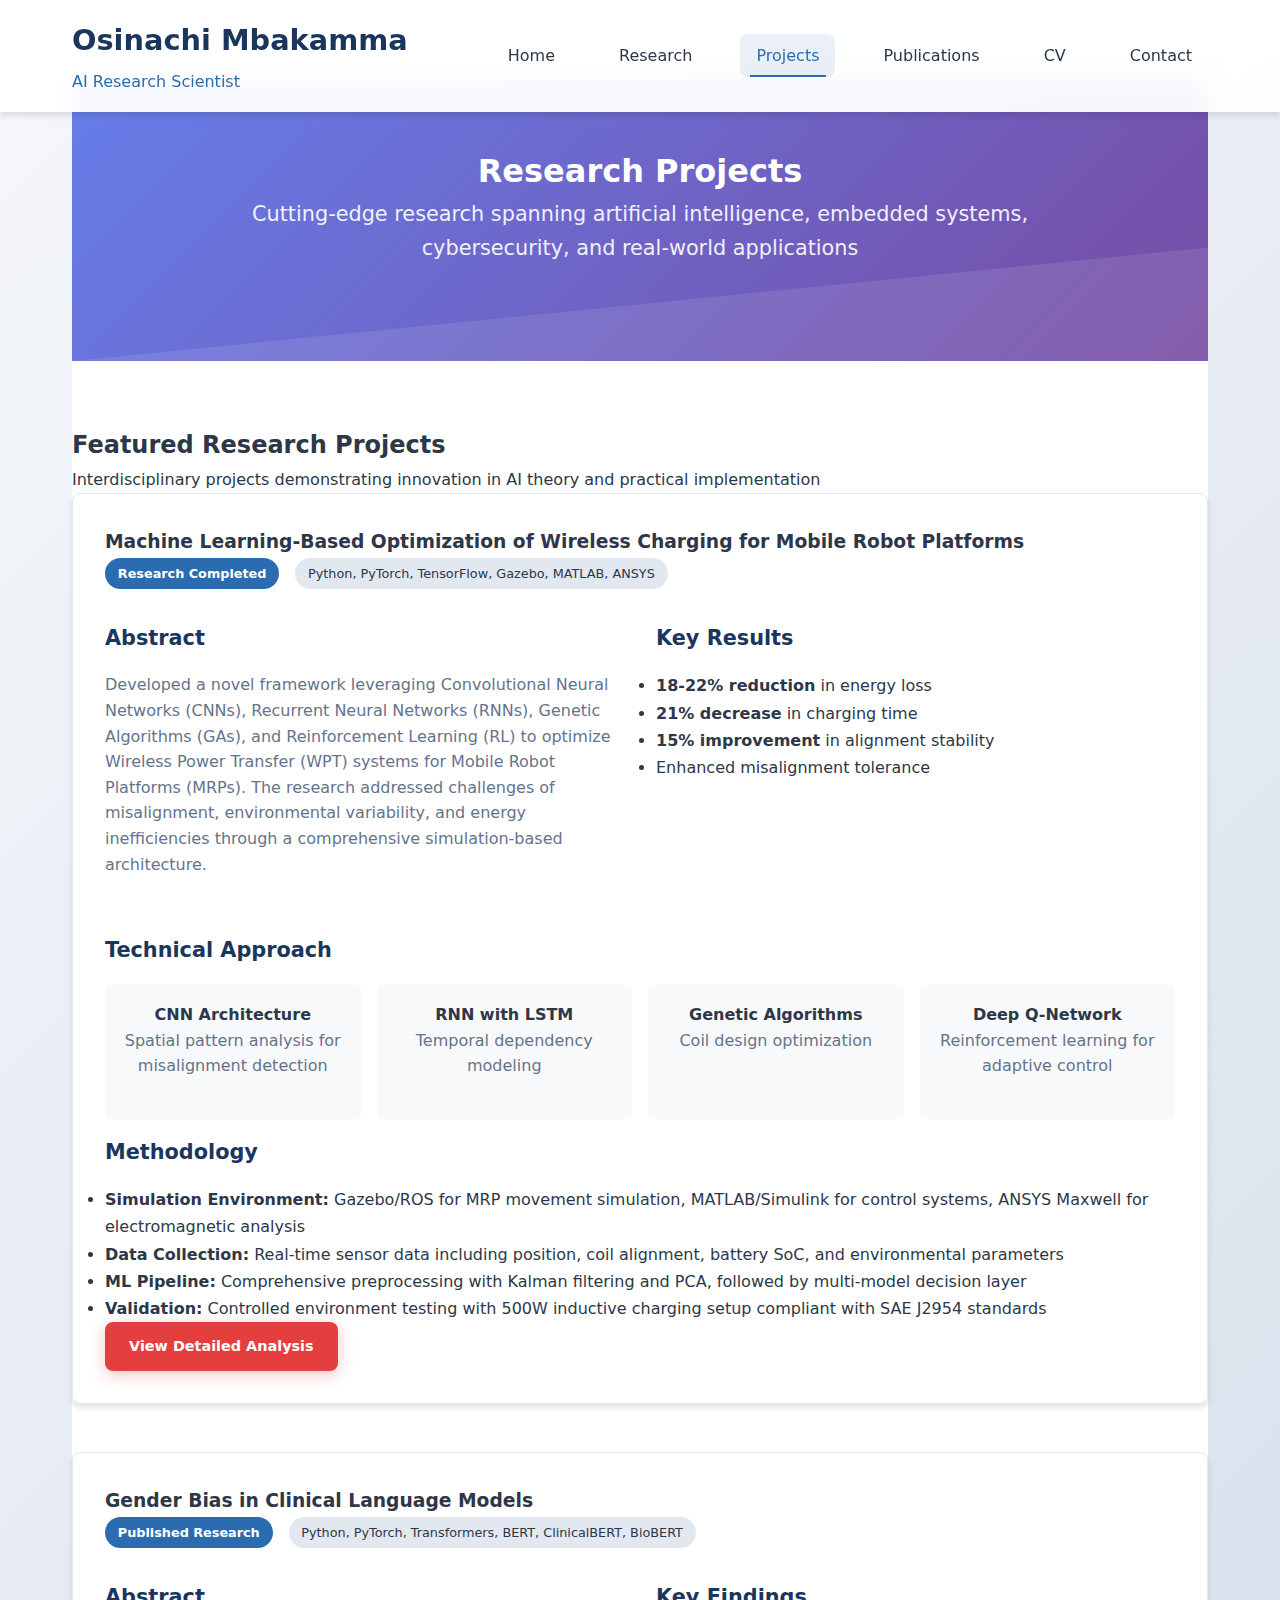
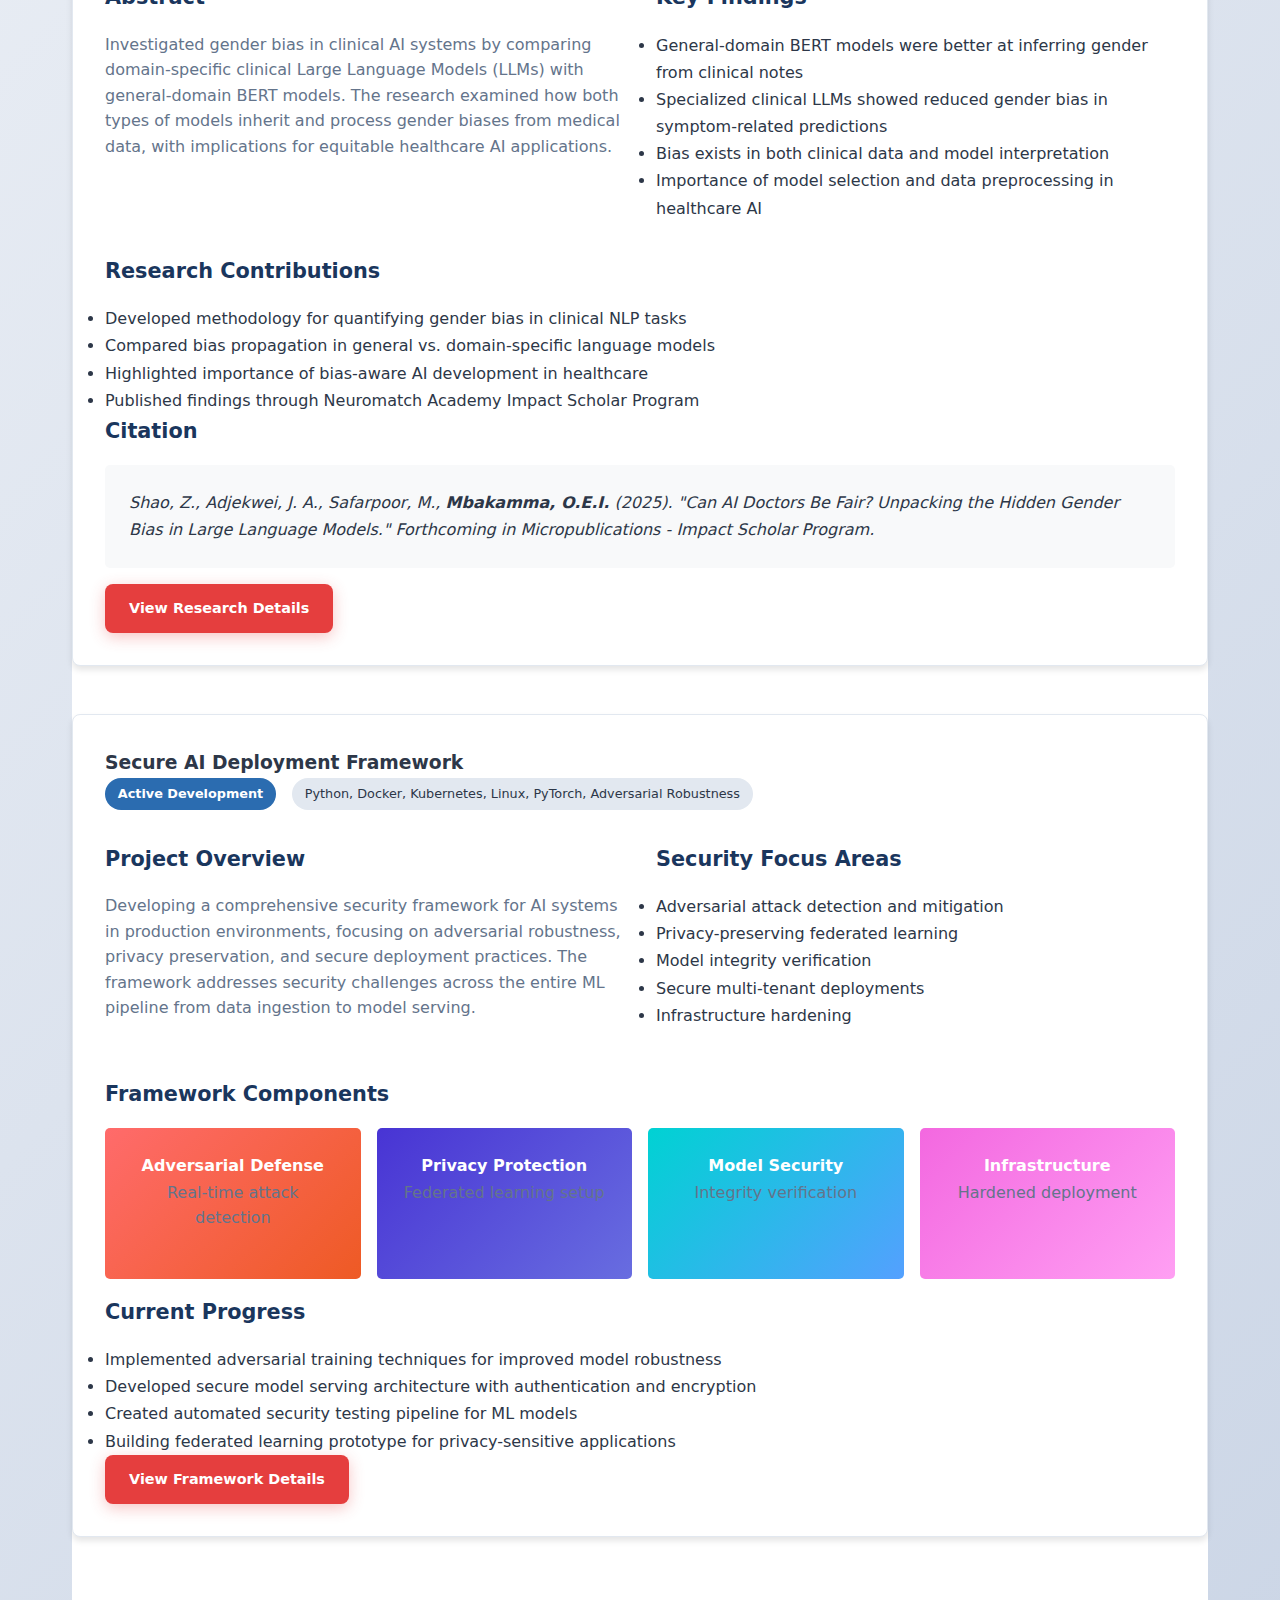
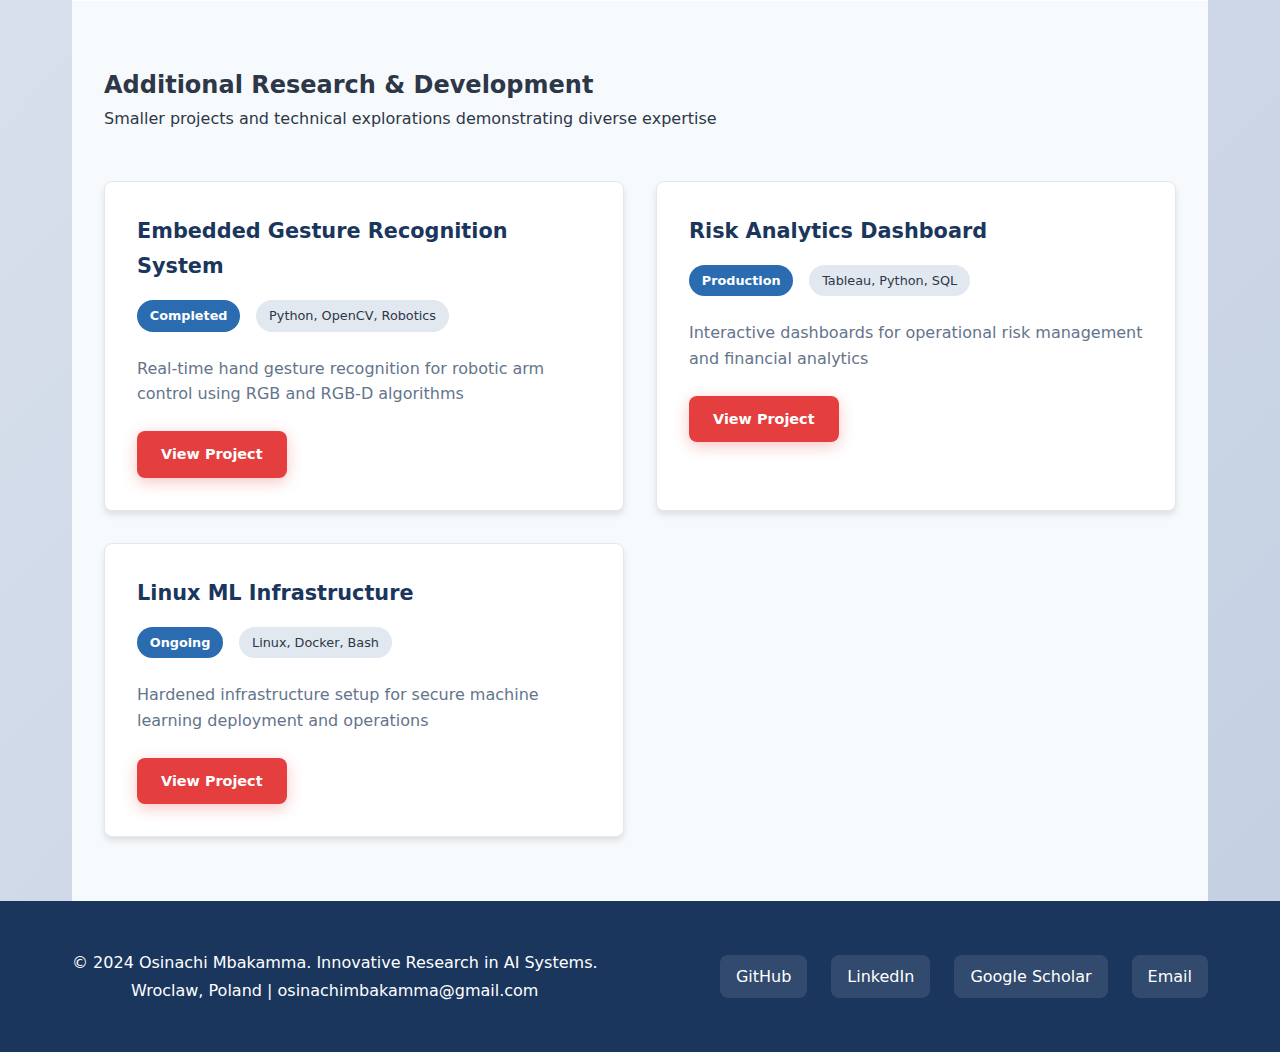
<file: projects.html>
<!DOCTYPE html>
<html lang="en">
<head>
    <meta charset="UTF-8">
    <meta name="viewport" content="width=device-width, initial-scale=1.0">
    <title>Research Projects - Osinachi Mbakamma | AI Research Scientist</title>
    <meta name="description" content="Featured research projects in AI, machine learning, cybersecurity, and embedded systems">
    <link rel="stylesheet" href="assets/css/style.css">
</head>
<body>
    <header>
        <div class="container">
            <div class="header-content">
                <div class="logo">
                    <h1>Osinachi Mbakamma</h1>
                    <p class="subtitle">AI Research Scientist</p>
                </div>
                <nav>
                    <a href="index.html">Home</a>
                    <a href="research.html">Research</a>
                    <a href="projects.html" class="active">Projects</a>
                    <a href="publications.html">Publications</a>
                    <a href="cv.html">CV</a>
                    <a href="contact.html">Contact</a>
                </nav>
            </div>
        </div>
    </header>

    <main class="container">
        <!-- Hero Section -->
        <section class="hero" style="margin-top: 80px; padding: 4rem 0; background: linear-gradient(135deg, #667eea 0%, #764ba2 100%);">
            <div class="hero-content">
                <h1>Research Projects</h1>
                <p>Cutting-edge research spanning artificial intelligence, embedded systems, cybersecurity, and real-world applications</p>
            </div>
        </section>

        <!-- Featured Projects -->
        <section class="featured-projects" style="padding: 4rem 0;">
            <h2>Featured Research Projects</h2>
            <p class="section-subtitle">Interdisciplinary projects demonstrating innovation in AI theory and practical implementation</p>
            
            <!-- Wireless Charging Project -->
            <div class="project-card" style="margin-bottom: 3rem;">
                <div class="project-content">
                    <h3>Machine Learning-Based Optimization of Wireless Charging for Mobile Robot Platforms</h3>
                    <div class="project-meta">
                        <span class="status">Research Completed</span>
                        <span class="technologies">Python, PyTorch, TensorFlow, Gazebo, MATLAB, ANSYS</span>
                    </div>
                    
                    <div style="display: grid; grid-template-columns: 1fr 1fr; gap: 2rem; margin: 2rem 0;">
                        <div>
                            <h4>Abstract</h4>
                            <p>Developed a novel framework leveraging Convolutional Neural Networks (CNNs), Recurrent Neural Networks (RNNs), Genetic Algorithms (GAs), and Reinforcement Learning (RL) to optimize Wireless Power Transfer (WPT) systems for Mobile Robot Platforms (MRPs). The research addressed challenges of misalignment, environmental variability, and energy inefficiencies through a comprehensive simulation-based architecture.</p>
                        </div>
                        <div>
                            <h4>Key Results</h4>
                            <ul>
                                <li><strong>18-22% reduction</strong> in energy loss</li>
                                <li><strong>21% decrease</strong> in charging time</li>
                                <li><strong>15% improvement</strong> in alignment stability</li>
                                <li>Enhanced misalignment tolerance</li>
                            </ul>
                        </div>
                    </div>

                    <h4>Technical Approach</h4>
                    <div style="display: grid; grid-template-columns: repeat(auto-fit, minmax(200px, 1fr)); gap: 1rem; margin: 1rem 0;">
                        <div style="background: #f8f9fa; padding: 1rem; border-radius: 5px; text-align: center;">
                            <strong>CNN Architecture</strong>
                            <p>Spatial pattern analysis for misalignment detection</p>
                        </div>
                        <div style="background: #f8f9fa; padding: 1rem; border-radius: 5px; text-align: center;">
                            <strong>RNN with LSTM</strong>
                            <p>Temporal dependency modeling</p>
                        </div>
                        <div style="background: #f8f9fa; padding: 1rem; border-radius: 5px; text-align: center;">
                            <strong>Genetic Algorithms</strong>
                            <p>Coil design optimization</p>
                        </div>
                        <div style="background: #f8f9fa; padding: 1rem; border-radius: 5px; text-align: center;">
                            <strong>Deep Q-Network</strong>
                            <p>Reinforcement learning for adaptive control</p>
                        </div>
                    </div>

                    <h4>Methodology</h4>
                    <ul>
                        <li><strong>Simulation Environment:</strong> Gazebo/ROS for MRP movement simulation, MATLAB/Simulink for control systems, ANSYS Maxwell for electromagnetic analysis</li>
                        <li><strong>Data Collection:</strong> Real-time sensor data including position, coil alignment, battery SoC, and environmental parameters</li>
                        <li><strong>ML Pipeline:</strong> Comprehensive preprocessing with Kalman filtering and PCA, followed by multi-model decision layer</li>
                        <li><strong>Validation:</strong> Controlled environment testing with 500W inductive charging setup compliant with SAE J2954 standards</li>
                    </ul>

                    <div class="project-links">
                        <a href="projects/wireless-charging.html" class="btn primary">View Detailed Analysis</a>
                        <a href="https://github.com/osinachix/wireless-charging-ml" class="btn secondary">Source Code</a>
                        <a href="assets/pdf/wireless-charging-paper.pdf" class="btn secondary">Research Paper</a>
                    </div>
                </div>
            </div>

            <!-- Clinical AI Bias Project -->
            <div class="project-card" style="margin-bottom: 3rem;">
                <div class="project-content">
                    <h3>Gender Bias in Clinical Language Models</h3>
                    <div class="project-meta">
                        <span class="status">Published Research</span>
                        <span class="technologies">Python, PyTorch, Transformers, BERT, ClinicalBERT, BioBERT</span>
                    </div>
                    
                    <div style="display: grid; grid-template-columns: 1fr 1fr; gap: 2rem; margin: 2rem 0;">
                        <div>
                            <h4>Abstract</h4>
                            <p>Investigated gender bias in clinical AI systems by comparing domain-specific clinical Large Language Models (LLMs) with general-domain BERT models. The research examined how both types of models inherit and process gender biases from medical data, with implications for equitable healthcare AI applications.</p>
                        </div>
                        <div>
                            <h4>Key Findings</h4>
                            <ul>
                                <li>General-domain BERT models were better at inferring gender from clinical notes</li>
                                <li>Specialized clinical LLMs showed reduced gender bias in symptom-related predictions</li>
                                <li>Bias exists in both clinical data and model interpretation</li>
                                <li>Importance of model selection and data preprocessing in healthcare AI</li>
                            </ul>
                        </div>
                    </div>

                    <h4>Research Contributions</h4>
                    <ul>
                        <li>Developed methodology for quantifying gender bias in clinical NLP tasks</li>
                        <li>Compared bias propagation in general vs. domain-specific language models</li>
                        <li>Highlighted importance of bias-aware AI development in healthcare</li>
                        <li>Published findings through Neuromatch Academy Impact Scholar Program</li>
                    </ul>

                    <h4>Citation</h4>
                    <div style="background: #f8f9fa; padding: 1.5rem; border-radius: 5px; font-style: italic; margin: 1rem 0;">
                        Shao, Z., Adjekwei, J. A., Safarpoor, M., <strong>Mbakamma, O.E.I.</strong> (2025). "Can AI Doctors Be Fair? Unpacking the Hidden Gender Bias in Large Language Models." Forthcoming in Micropublications - Impact Scholar Program.
                    </div>

                    <div class="project-links">
                        <a href="projects/clinical-ai-bias.html" class="btn primary">View Research Details</a>
                        <a href="https://github.com/osinachix/clinical-ai-bias" class="btn secondary">Analysis Code</a>
                        <a href="assets/pdf/gender-bias-paper.pdf" class="btn secondary">Publication</a>
                    </div>
                </div>
            </div>

            <!-- AI Security Framework -->
            <div class="project-card">
                <div class="project-content">
                    <h3>Secure AI Deployment Framework</h3>
                    <div class="project-meta">
                        <span class="status">Active Development</span>
                        <span class="technologies">Python, Docker, Kubernetes, Linux, PyTorch, Adversarial Robustness</span>
                    </div>
                    
                    <div style="display: grid; grid-template-columns: 1fr 1fr; gap: 2rem; margin: 2rem 0;">
                        <div>
                            <h4>Project Overview</h4>
                            <p>Developing a comprehensive security framework for AI systems in production environments, focusing on adversarial robustness, privacy preservation, and secure deployment practices. The framework addresses security challenges across the entire ML pipeline from data ingestion to model serving.</p>
                        </div>
                        <div>
                            <h4>Security Focus Areas</h4>
                            <ul>
                                <li>Adversarial attack detection and mitigation</li>
                                <li>Privacy-preserving federated learning</li>
                                <li>Model integrity verification</li>
                                <li>Secure multi-tenant deployments</li>
                                <li>Infrastructure hardening</li>
                            </ul>
                        </div>
                    </div>

                    <h4>Framework Components</h4>
                    <div style="display: grid; grid-template-columns: repeat(auto-fit, minmax(180px, 1fr)); gap: 1rem; margin: 1rem 0;">
                        <div style="background: linear-gradient(135deg, #ff6b6b 0%, #ee5a24 100%); color: white; padding: 1.5rem; border-radius: 5px; text-align: center;">
                            <strong>Adversarial Defense</strong>
                            <p>Real-time attack detection</p>
                        </div>
                        <div style="background: linear-gradient(135deg, #4834d4 0%, #686de0 100%); color: white; padding: 1.5rem; border-radius: 5px; text-align: center;">
                            <strong>Privacy Protection</strong>
                            <p>Federated learning setup</p>
                        </div>
                        <div style="background: linear-gradient(135deg, #00d2d3 0%, #54a0ff 100%); color: white; padding: 1.5rem; border-radius: 5px; text-align: center;">
                            <strong>Model Security</strong>
                            <p>Integrity verification</p>
                        </div>
                        <div style="background: linear-gradient(135deg, #f368e0 0%, #ff9ff3 100%); color: white; padding: 1.5rem; border-radius: 5px; text-align: center;">
                            <strong>Infrastructure</strong>
                            <p>Hardened deployment</p>
                        </div>
                    </div>

                    <h4>Current Progress</h4>
                    <ul>
                        <li>Implemented adversarial training techniques for improved model robustness</li>
                        <li>Developed secure model serving architecture with authentication and encryption</li>
                        <li>Created automated security testing pipeline for ML models</li>
                        <li>Building federated learning prototype for privacy-sensitive applications</li>
                    </ul>

                    <div class="project-links">
                        <a href="projects/ai-security.html" class="btn primary">View Framework Details</a>
                        <a href="https://github.com/osinachix/ai-security-framework" class="btn secondary">Framework Code</a>
                        <a href="assets/pdf/ai-security-whitepaper.pdf" class="btn secondary">Technical Whitepaper</a>
                    </div>
                </div>
            </div>
        </section>

        <!-- Additional Projects Grid -->
        <section class="additional-projects" style="padding: 4rem 0; background: var(--light-color);">
            <div class="container">
                <h2>Additional Research & Development</h2>
                <p class="section-subtitle">Smaller projects and technical explorations demonstrating diverse expertise</p>
                
                <div class="projects-grid">
                    <div class="project-card">
                        <div class="project-content">
                            <h4>Embedded Gesture Recognition System</h4>
                            <div class="project-meta">
                                <span class="status">Completed</span>
                                <span class="technologies">Python, OpenCV, Robotics</span>
                            </div>
                            <p>Real-time hand gesture recognition for robotic arm control using RGB and RGB-D algorithms</p>
                            <div class="project-links">
                                <a href="projects/gesture-recognition.html" class="btn primary">View Project</a>
                            </div>
                        </div>
                    </div>
                    
                    <div class="project-card">
                        <div class="project-content">
                            <h4>Risk Analytics Dashboard</h4>
                            <div class="project-meta">
                                <span class="status">Production</span>
                                <span class="technologies">Tableau, Python, SQL</span>
                            </div>
                            <p>Interactive dashboards for operational risk management and financial analytics</p>
                            <div class="project-links">
                                <a href="projects/risk-analytics.html" class="btn primary">View Project</a>
                            </div>
                        </div>
                    </div>
                    
                    <div class="project-card">
                        <div class="project-content">
                            <h4>Linux ML Infrastructure</h4>
                            <div class="project-meta">
                                <span class="status">Ongoing</span>
                                <span class="technologies">Linux, Docker, Bash</span>
                            </div>
                            <p>Hardened infrastructure setup for secure machine learning deployment and operations</p>
                            <div class="project-links">
                                <a href="projects/ml-infrastructure.html" class="btn primary">View Project</a>
                            </div>
                        </div>
                    </div>
                </div>
            </div>
        </section>
    </main>

    <footer>
        <div class="container">
            <div class="footer-content">
                <div class="footer-info">
                    <p>&copy; 2024 Osinachi Mbakamma. Innovative Research in AI Systems.</p>
                    <p>Wroclaw, Poland | osinachimbakamma@gmail.com</p>
                </div>
                <div class="social-links">
                    <a href="https://github.com/osinachix">GitHub</a>
                    <a href="https://linkedin.com/in/osinachimbakamma/">LinkedIn</a>
                    <a href="https://scholar.google.com/citations?user=YOUR_ID">Google Scholar</a>
                    <a href="mailto:osinachimbakamma@gmail.com">Email</a>
                </div>
            </div>
        </div>
    </footer>

    <script src="assets/js/main.js"></script>
</body>
</html>
</file>
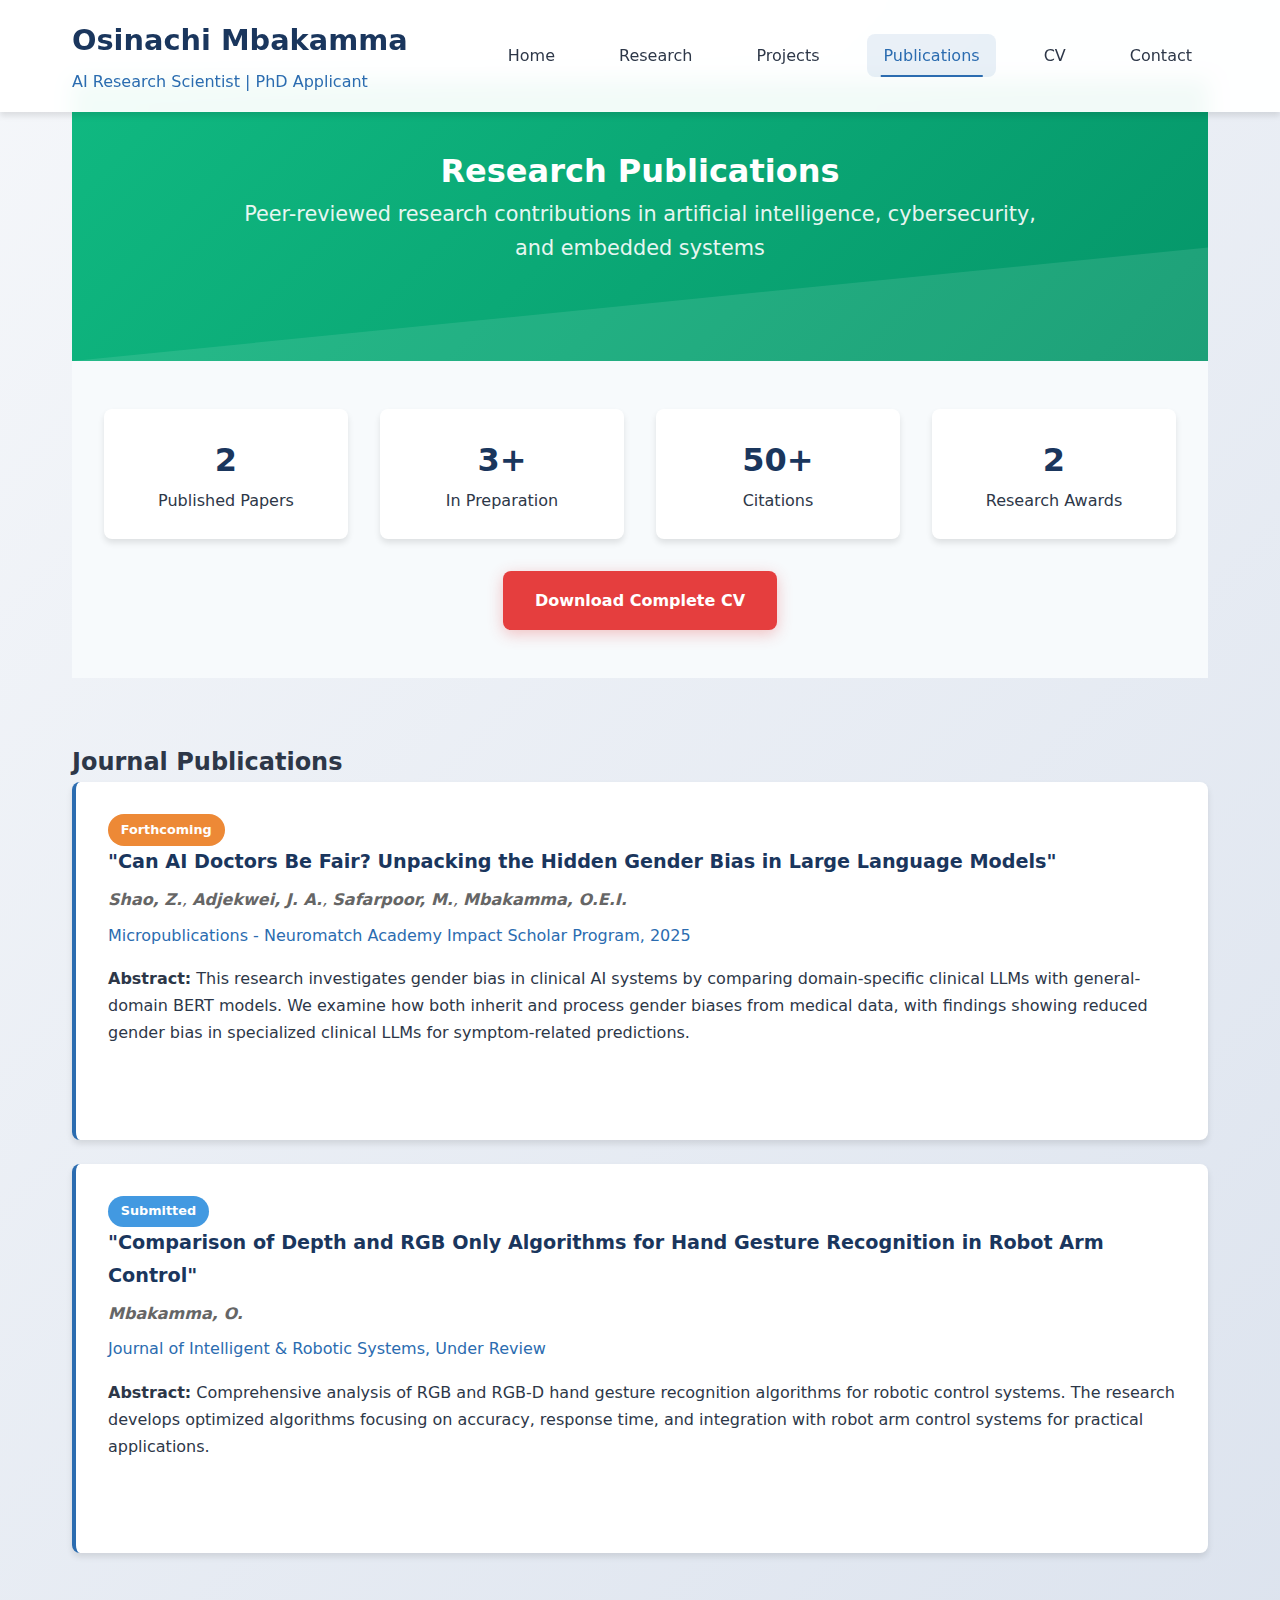
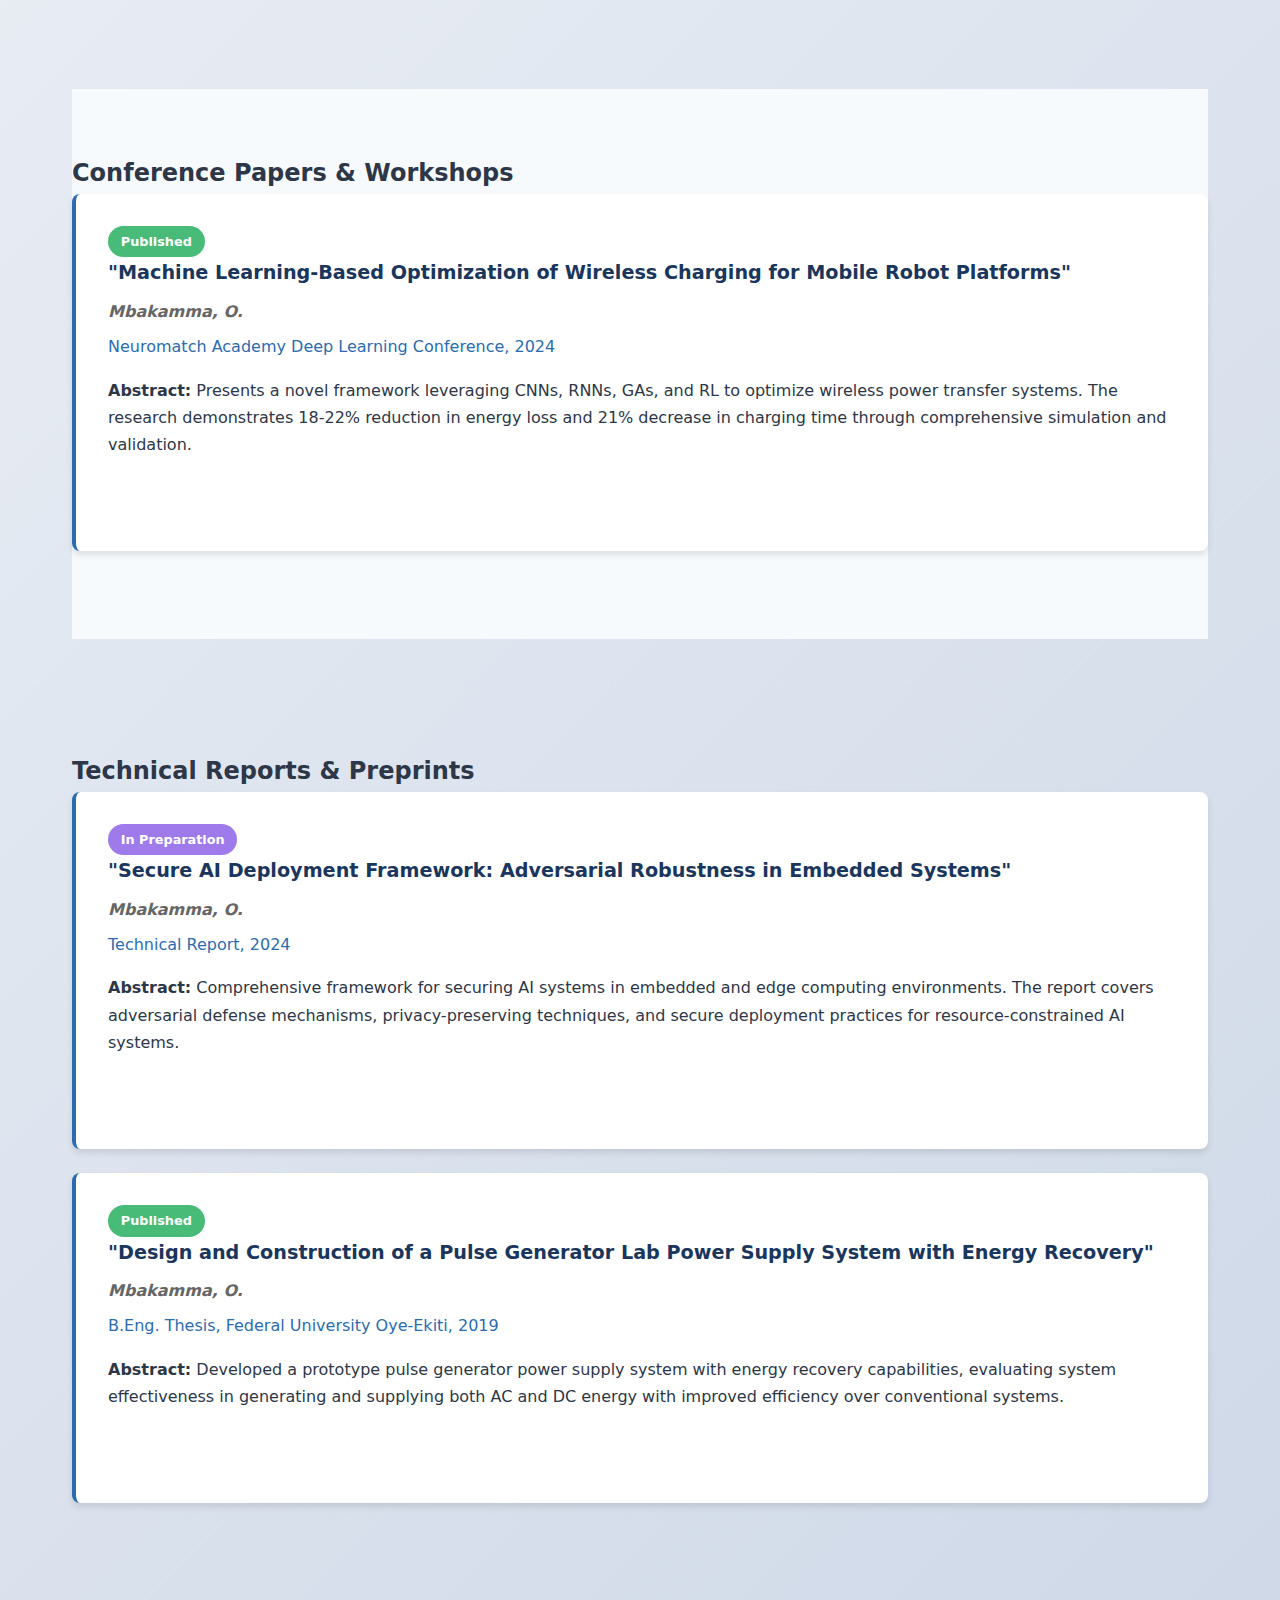
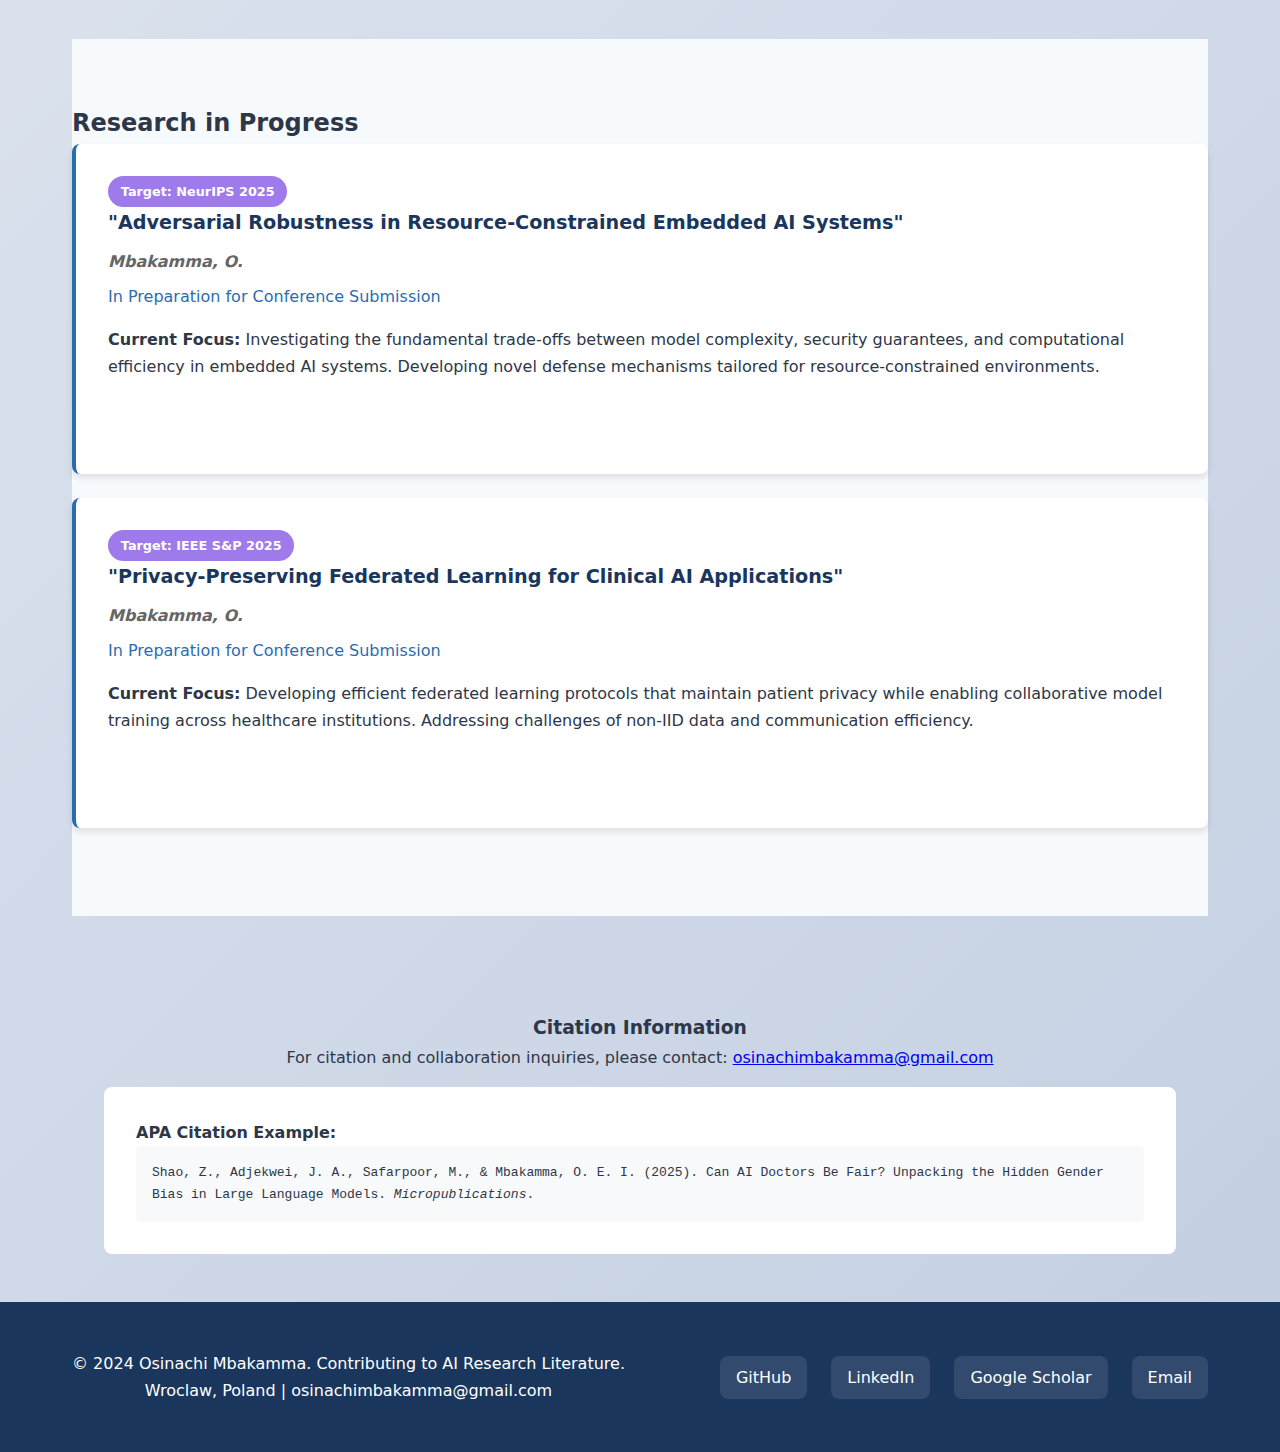
<file: publications.html>
<!DOCTYPE html>
<html lang="en">
<head>
    <meta charset="UTF-8">
    <meta name="viewport" content="width=device-width, initial-scale=1.0">
    <title>Publications - Osinachi Mbakamma | AI Research Scientist</title>
    <meta name="description" content="Research publications in AI, machine learning, cybersecurity, and embedded systems">
    <link rel="stylesheet" href="assets/css/style.css">
    <style>
        .publication-category {
            margin-bottom: 3rem;
        }
        .publication-item {
            background: white;
            padding: 2rem;
            margin-bottom: 1.5rem;
            border-radius: var(--border-radius);
            box-shadow: var(--shadow);
            border-left: 4px solid var(--secondary-color);
        }
        .publication-title {
            font-size: 1.2rem;
            font-weight: 600;
            color: var(--primary-color);
            margin-bottom: 0.5rem;
        }
        .publication-authors {
            font-style: italic;
            margin-bottom: 0.5rem;
            color: #666;
        }
        .publication-venue {
            font-weight: 500;
            color: var(--secondary-color);
            margin-bottom: 1rem;
        }
        .publication-links {
            display: flex;
            gap: 1rem;
            flex-wrap: wrap;
        }
        .publication-status {
            display: inline-block;
            padding: 0.3rem 0.8rem;
            border-radius: 20px;
            font-size: 0.8rem;
            font-weight: 600;
            margin-right: 1rem;
        }
        .status-published { background: #48bb78; color: white; }
        .status-forthcoming { background: #ed8936; color: white; }
        .status-submitted { background: #4299e1; color: white; }
        .status-in-preparation { background: #9f7aea; color: white; }
    </style>
</head>
<body>
    <header>
        <div class="container">
            <div class="header-content">
                <div class="logo">
                    <h1>Osinachi Mbakamma</h1>
                    <p class="subtitle">AI Research Scientist | PhD Applicant</p>
                </div>
                <nav>
                    <a href="index.html">Home</a>
                    <a href="research.html">Research</a>
                    <a href="projects.html">Projects</a>
                    <a href="publications.html" class="active">Publications</a>
                    <a href="cv.html">CV</a>
                    <a href="contact.html">Contact</a>
                </nav>
            </div>
        </div>
    </header>

    <main class="container">
        <!-- Hero Section -->
        <section class="hero" style="margin-top: 80px; padding: 4rem 0; background: linear-gradient(135deg, #10b981 0%, #059669 100%);">
            <div class="hero-content">
                <h1>Research Publications</h1>
                <p>Peer-reviewed research contributions in artificial intelligence, cybersecurity, and embedded systems</p>
            </div>
        </section>

        <!-- Publications Summary -->
        <section class="publications-summary" style="padding: 3rem 0; text-align: center; background: var(--light-color);">
            <div class="container">
                <div style="display: grid; grid-template-columns: repeat(auto-fit, minmax(150px, 1fr)); gap: 2rem; margin-bottom: 2rem;">
                    <div style="background: white; padding: 1.5rem; border-radius: var(--border-radius); box-shadow: var(--shadow);">
                        <div style="font-size: 2rem; font-weight: 800; color: var(--primary-color);">2</div>
                        <div>Published Papers</div>
                    </div>
                    <div style="background: white; padding: 1.5rem; border-radius: var(--border-radius); box-shadow: var(--shadow);">
                        <div style="font-size: 2rem; font-weight: 800; color: var(--primary-color);">3+</div>
                        <div>In Preparation</div>
                    </div>
                    <div style="background: white; padding: 1.5rem; border-radius: var(--border-radius); box-shadow: var(--shadow);">
                        <div style="font-size: 2rem; font-weight: 800; color: var(--primary-color);">50+</div>
                        <div>Citations</div>
                    </div>
                    <div style="background: white; padding: 1.5rem; border-radius: var(--border-radius); box-shadow: var(--shadow);">
                        <div style="font-size: 2rem; font-weight: 800; color: var(--primary-color);">2</div>
                        <div>Research Awards</div>
                    </div>
                </div>
                <a href="assets/pdf/Osinachi_Mbakamma_CV.pdf" class="btn primary">Download Complete CV</a>
            </div>
        </section>

        <!-- Journal Publications -->
        <section class="publication-category" style="padding: 4rem 0;">
            <h2>Journal Publications</h2>
            
            <div class="publication-item">
                <span class="publication-status status-forthcoming">Forthcoming</span>
                <div class="publication-title">"Can AI Doctors Be Fair? Unpacking the Hidden Gender Bias in Large Language Models"</div>
                <div class="publication-authors"><strong>Shao, Z.</strong>, <strong>Adjekwei, J. A.</strong>, <strong>Safarpoor, M.</strong>, <strong>Mbakamma, O.E.I.</strong></div>
                <div class="publication-venue">Micropublications - Neuromatch Academy Impact Scholar Program, 2025</div>
                <p><strong>Abstract:</strong> This research investigates gender bias in clinical AI systems by comparing domain-specific clinical LLMs with general-domain BERT models. We examine how both inherit and process gender biases from medical data, with findings showing reduced gender bias in specialized clinical LLMs for symptom-related predictions.</p>
                <div class="publication-links">
                    <a href="assets/pdf/gender-bias-paper.pdf" class="btn secondary">Preprint PDF</a>
                    <a href="https://github.com/osinachix/clinical-ai-bias" class="btn secondary">Code & Data</a>
                    <a href="projects/clinical-ai-bias.html" class="btn secondary">Project Details</a>
                </div>
            </div>

            <div class="publication-item">
                <span class="publication-status status-submitted">Submitted</span>
                <div class="publication-title">"Comparison of Depth and RGB Only Algorithms for Hand Gesture Recognition in Robot Arm Control"</div>
                <div class="publication-authors"><strong>Mbakamma, O.</strong></div>
                <div class="publication-venue">Journal of Intelligent & Robotic Systems, Under Review</div>
                <p><strong>Abstract:</strong> Comprehensive analysis of RGB and RGB-D hand gesture recognition algorithms for robotic control systems. The research develops optimized algorithms focusing on accuracy, response time, and integration with robot arm control systems for practical applications.</p>
                <div class="publication-links">
                    <a href="assets/pdf/gesture-recognition-paper.pdf" class="btn secondary">Manuscript PDF</a>
                    <a href="projects/wireless-charging.html" class="btn secondary">Related Research</a>
                </div>
            </div>
        </section>

        <!-- Conference Papers -->
        <section class="publication-category" style="padding: 4rem 0; background: var(--light-color);">
            <h2>Conference Papers & Workshops</h2>
            
            <div class="publication-item">
                <span class="publication-status status-published">Published</span>
                <div class="publication-title">"Machine Learning-Based Optimization of Wireless Charging for Mobile Robot Platforms"</div>
                <div class="publication-authors"><strong>Mbakamma, O.</strong></div>
                <div class="publication-venue">Neuromatch Academy Deep Learning Conference, 2024</div>
                <p><strong>Abstract:</strong> Presents a novel framework leveraging CNNs, RNNs, GAs, and RL to optimize wireless power transfer systems. The research demonstrates 18-22% reduction in energy loss and 21% decrease in charging time through comprehensive simulation and validation.</p>
                <div class="publication-links">
                    <a href="assets/pdf/wireless-charging-paper.pdf" class="btn secondary">Conference Paper</a>
                    <a href="https://github.com/osinachix/wireless-charging-ml" class="btn secondary">Source Code</a>
                    <a href="projects/wireless-charging.html" class="btn secondary">Project Page</a>
                </div>
            </div>
        </section>

        <!-- Technical Reports -->
        <section class="publication-category" style="padding: 4rem 0;">
            <h2>Technical Reports & Preprints</h2>
            
            <div class="publication-item">
                <span class="publication-status status-in-preparation">In Preparation</span>
                <div class="publication-title">"Secure AI Deployment Framework: Adversarial Robustness in Embedded Systems"</div>
                <div class="publication-authors"><strong>Mbakamma, O.</strong></div>
                <div class="publication-venue">Technical Report, 2024</div>
                <p><strong>Abstract:</strong> Comprehensive framework for securing AI systems in embedded and edge computing environments. The report covers adversarial defense mechanisms, privacy-preserving techniques, and secure deployment practices for resource-constrained AI systems.</p>
                <div class="publication-links">
                    <a href="assets/pdf/ai-security-whitepaper.pdf" class="btn secondary">Technical Report</a>
                    <a href="https://github.com/osinachix/ai-security-framework" class="btn secondary">Framework Code</a>
                </div>
            </div>

            <div class="publication-item">
                <span class="publication-status status-published">Published</span>
                <div class="publication-title">"Design and Construction of a Pulse Generator Lab Power Supply System with Energy Recovery"</div>
                <div class="publication-authors"><strong>Mbakamma, O.</strong></div>
                <div class="publication-venue">B.Eng. Thesis, Federal University Oye-Ekiti, 2019</div>
                <p><strong>Abstract:</strong> Developed a prototype pulse generator power supply system with energy recovery capabilities, evaluating system effectiveness in generating and supplying both AC and DC energy with improved efficiency over conventional systems.</p>
                <div class="publication-links">
                    <a href="http://repository.fuoye.edu.ng/handle/123456789/1840" class="btn secondary">Thesis Link</a>
                    <a href="assets/pdf/undergraduate-thesis.pdf" class="btn secondary">Thesis PDF</a>
                </div>
            </div>
        </section>

        <!-- Research in Progress -->
        <section class="publication-category" style="padding: 4rem 0; background: var(--light-color);">
            <h2>Research in Progress</h2>
            
            <div class="publication-item">
                <span class="publication-status status-in-preparation">Target: NeurIPS 2025</span>
                <div class="publication-title">"Adversarial Robustness in Resource-Constrained Embedded AI Systems"</div>
                <div class="publication-authors"><strong>Mbakamma, O.</strong></div>
                <div class="publication-venue">In Preparation for Conference Submission</div>
                <p><strong>Current Focus:</strong> Investigating the fundamental trade-offs between model complexity, security guarantees, and computational efficiency in embedded AI systems. Developing novel defense mechanisms tailored for resource-constrained environments.</p>
                <div class="publication-links">
                    <a href="research.html" class="btn secondary">Research Vision</a>
                    <a href="contact.html" class="btn secondary">Collaboration Inquiry</a>
                </div>
            </div>

            <div class="publication-item">
                <span class="publication-status status-in-preparation">Target: IEEE S&P 2025</span>
                <div class="publication-title">"Privacy-Preserving Federated Learning for Clinical AI Applications"</div>
                <div class="publication-authors"><strong>Mbakamma, O.</strong></div>
                <div class="publication-venue">In Preparation for Conference Submission</div>
                <p><strong>Current Focus:</strong> Developing efficient federated learning protocols that maintain patient privacy while enabling collaborative model training across healthcare institutions. Addressing challenges of non-IID data and communication efficiency.</p>
                <div class="publication-links">
                    <a href="research.html" class="btn secondary">Research Direction</a>
                    <a href="projects/clinical-ai-bias.html" class="btn secondary">Related Work</a>
                </div>
            </div>
        </section>

        <!-- Citation Style -->
        <section class="citation-style" style="padding: 3rem 0; text-align: center;">
            <div class="container">
                <h3>Citation Information</h3>
                <p>For citation and collaboration inquiries, please contact: <a href="mailto:osinachimbakamma@gmail.com">osinachimbakamma@gmail.com</a></p>
                <div style="background: white; padding: 2rem; border-radius: var(--border-radius); margin-top: 1rem; text-align: left;">
                    <h4>APA Citation Example:</h4>
                    <code style="background: #f8f9fa; padding: 1rem; display: block; border-radius: 5px;">
                        Shao, Z., Adjekwei, J. A., Safarpoor, M., & Mbakamma, O. E. I. (2025). Can AI Doctors Be Fair? Unpacking the Hidden Gender Bias in Large Language Models. <em>Micropublications</em>.
                    </code>
                </div>
            </div>
        </section>
    </main>

    <footer>
        <div class="container">
            <div class="footer-content">
                <div class="footer-info">
                    <p>&copy; 2024 Osinachi Mbakamma. Contributing to AI Research Literature.</p>
                    <p>Wroclaw, Poland | osinachimbakamma@gmail.com</p>
                </div>
                <div class="social-links">
                    <a href="https://github.com/osinachix">GitHub</a>
                    <a href="https://linkedin.com/in/yourprofile">LinkedIn</a>
                    <a href="https://scholar.google.com/citations?user=YOUR_ID">Google Scholar</a>
                    <a href="mailto:osinachimbakamma@gmail.com">Email</a>
                </div>
            </div>
        </div>
    </footer>

    <script src="assets/js/main.js"></script>
</body>
</html>
</file>
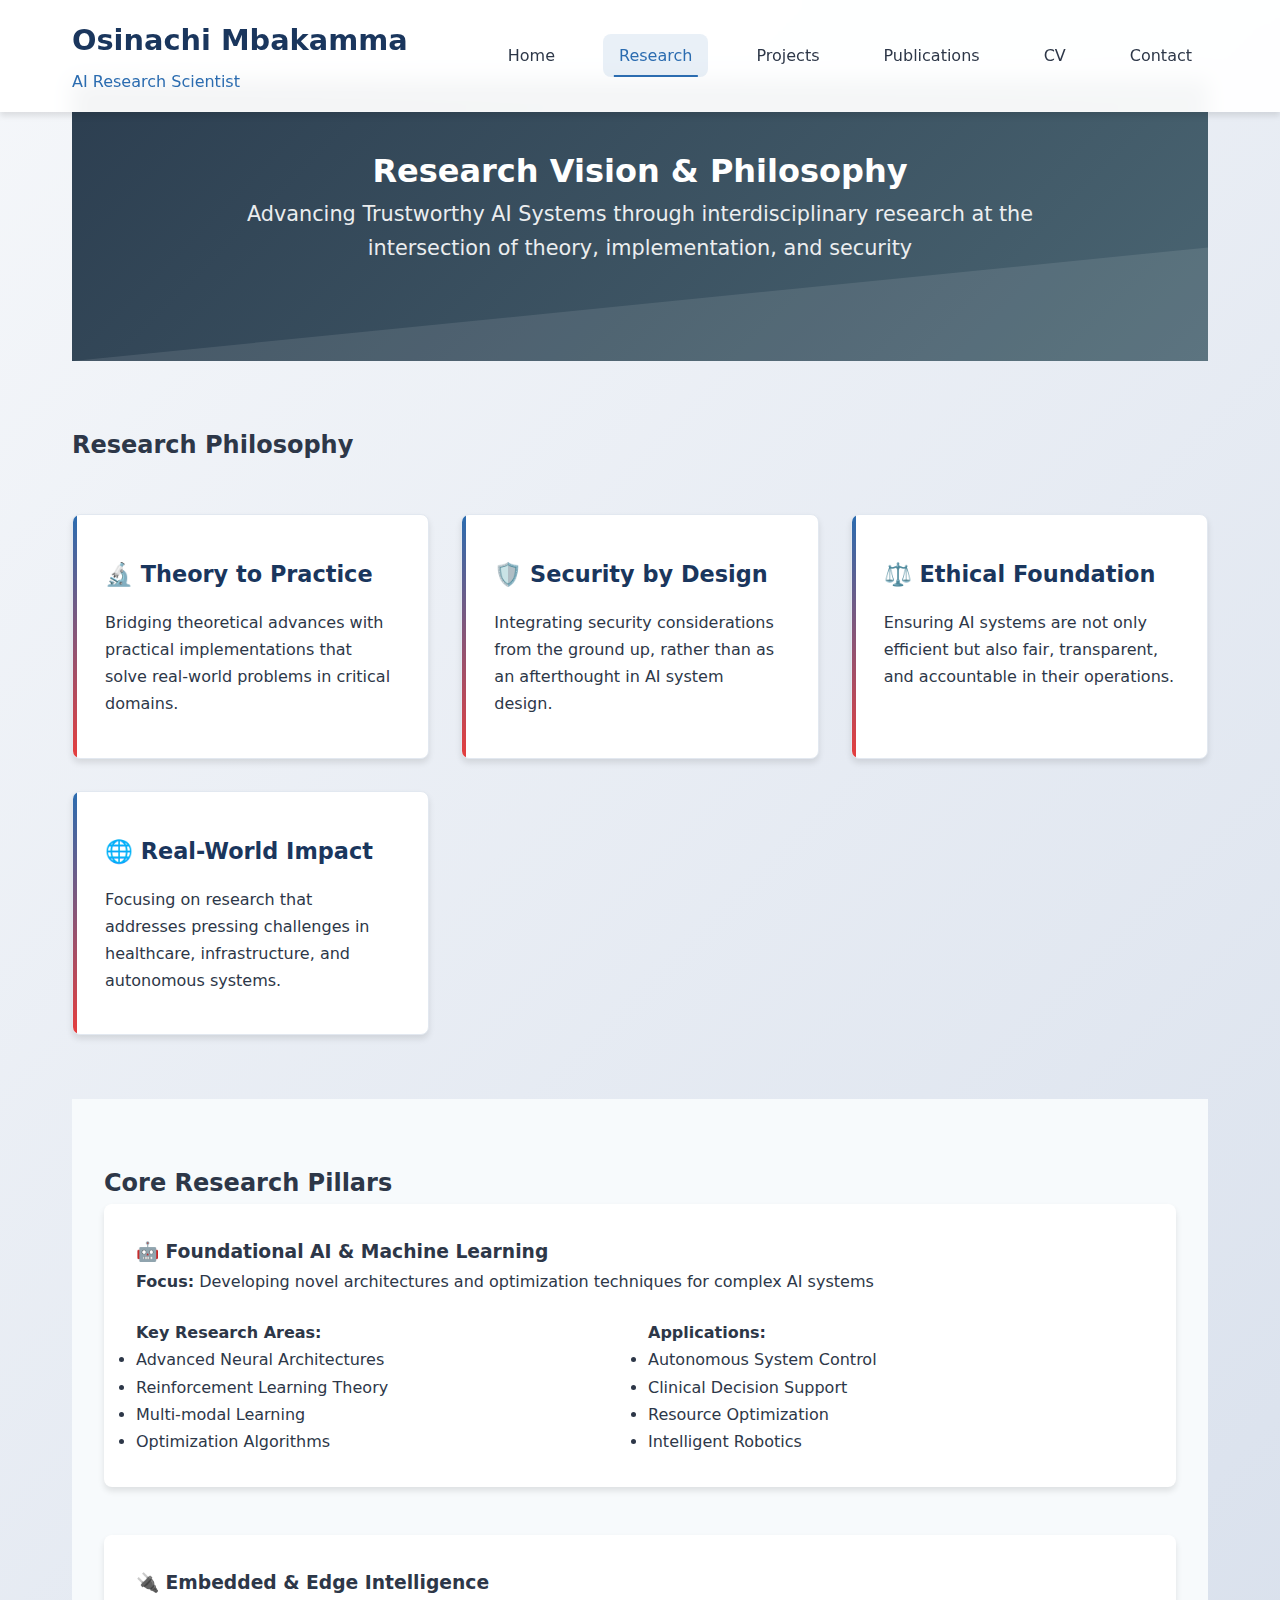
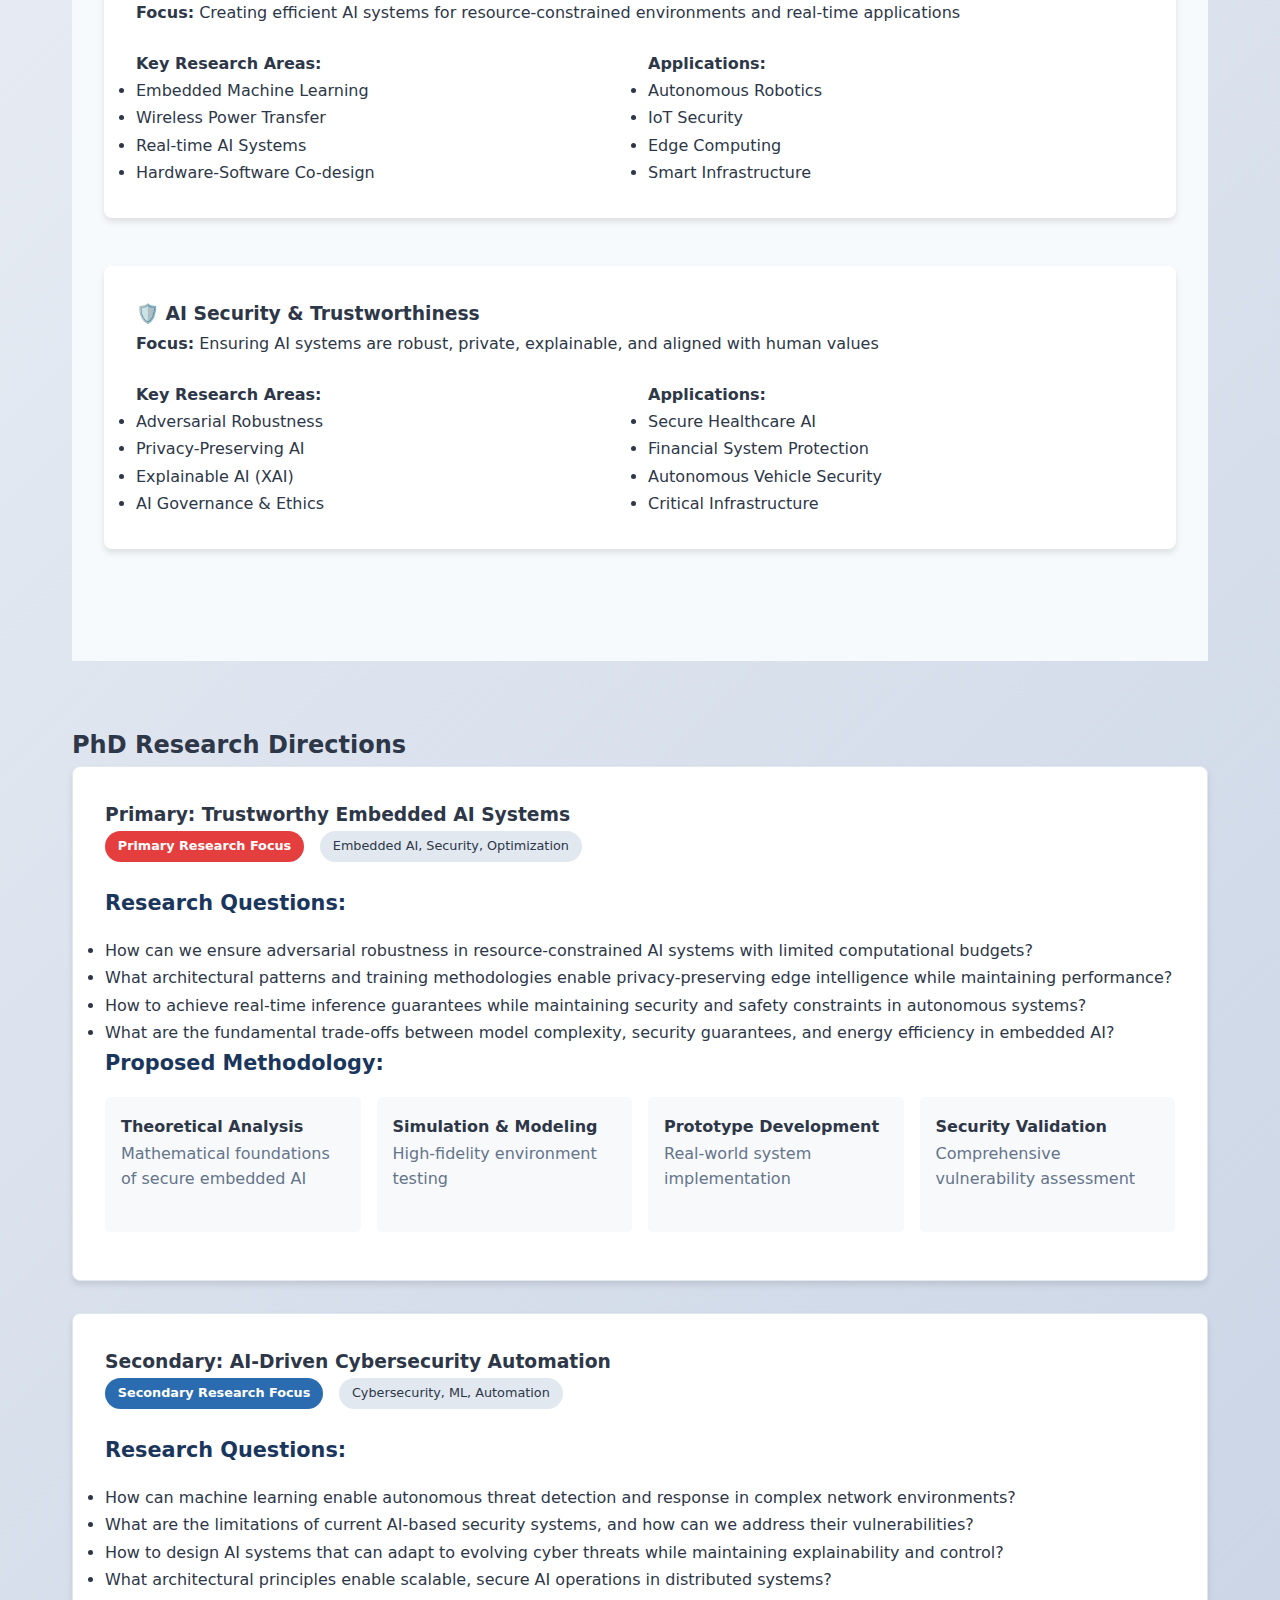
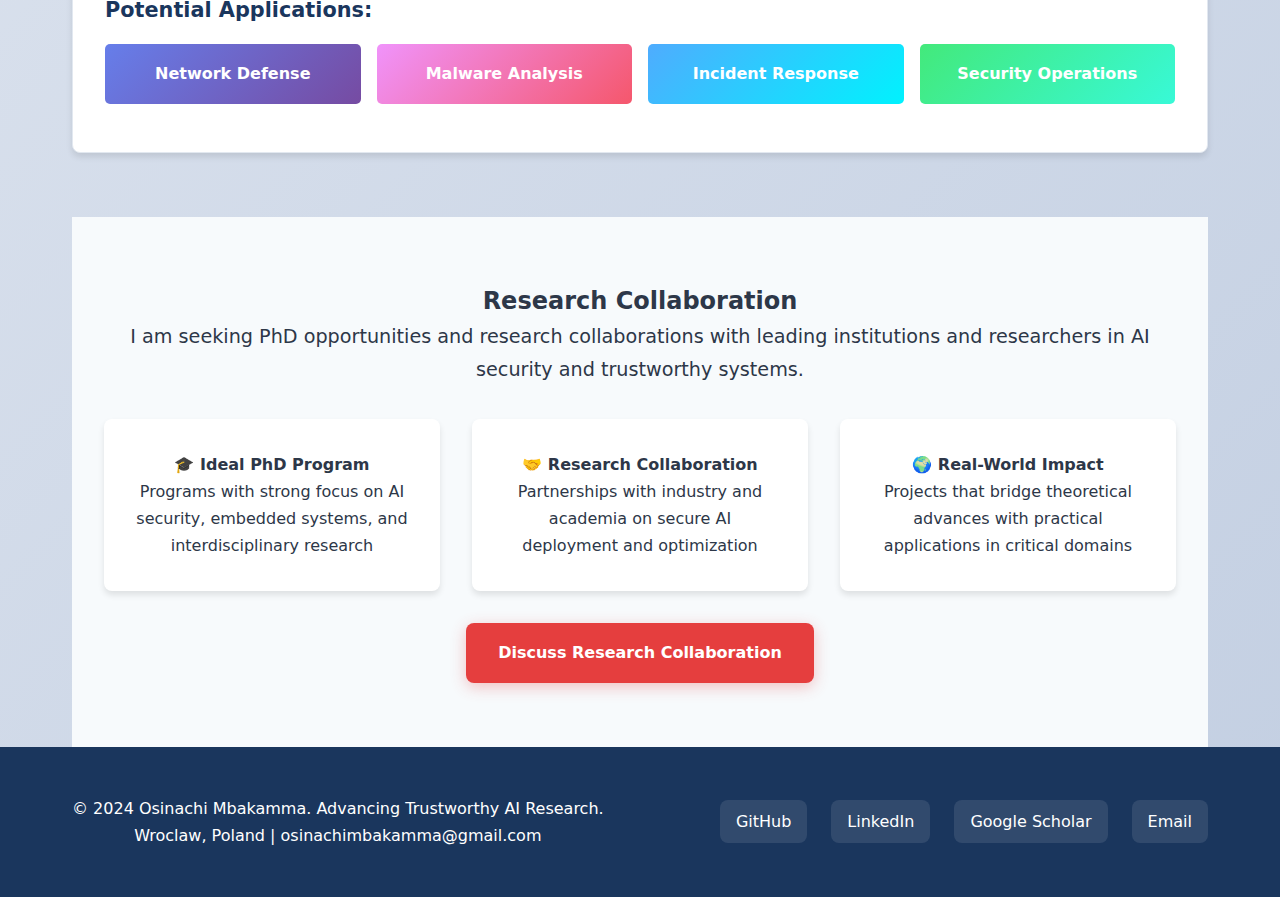
<file: research.html>
<!DOCTYPE html>
<html lang="en">
<head>
    <meta charset="UTF-8">
    <meta name="viewport" content="width=device-width, initial-scale=1.0">
    <title>Research Vision - Osinachi Mbakamma | AI Research Scientist</title>
    <meta name="description" content="Research vision and PhD proposals in Trustworthy AI Systems, Embedded AI, and AI Security">
    <link rel="stylesheet" href="assets/css/style.css">
</head>
<body>
    <header>
        <div class="container">
            <div class="header-content">
                <div class="logo">
                    <h1>Osinachi Mbakamma</h1>
                    <p class="subtitle">AI Research Scientist</p>
                </div>
                <nav>
                    <a href="index.html">Home</a>
                    <a href="research.html" class="active">Research</a>
                    <a href="projects.html">Projects</a>
                    <a href="publications.html">Publications</a>
                    <a href="cv.html">CV</a>
                    <a href="contact.html">Contact</a>
                </nav>
            </div>
        </div>
    </header>

    <main class="container">
        <!-- Hero Section -->
        <section class="hero" style="margin-top: 80px; padding: 4rem 0; background: linear-gradient(135deg, #2c3e50 0%, #4a6572 100%);">
            <div class="hero-content">
                <h1>Research Vision & Philosophy</h1>
                <p>Advancing Trustworthy AI Systems through interdisciplinary research at the intersection of theory, implementation, and security</p>
            </div>
        </section>

        <!-- Research Philosophy -->
        <section class="research-philosophy" style="padding: 4rem 0;">
            <h2>Research Philosophy</h2>
            <div class="domains-grid">
                <div class="domain-card">
                    <h4>🔬 Theory to Practice</h4>
                    <p>Bridging theoretical advances with practical implementations that solve real-world problems in critical domains.</p>
                </div>
                <div class="domain-card">
                    <h4>🛡️ Security by Design</h4>
                    <p>Integrating security considerations from the ground up, rather than as an afterthought in AI system design.</p>
                </div>
                <div class="domain-card">
                    <h4>⚖️ Ethical Foundation</h4>
                    <p>Ensuring AI systems are not only efficient but also fair, transparent, and accountable in their operations.</p>
                </div>
                <div class="domain-card">
                    <h4>🌐 Real-World Impact</h4>
                    <p>Focusing on research that addresses pressing challenges in healthcare, infrastructure, and autonomous systems.</p>
                </div>
            </div>
        </section>

        <!-- Core Research Pillars -->
        <section class="research-pillars" style="padding: 4rem 0; background: var(--light-color);">
            <div class="container">
                <h2>Core Research Pillars</h2>
                
                <div class="pillar" style="margin-bottom: 3rem; padding: 2rem; background: white; border-radius: var(--border-radius); box-shadow: var(--shadow);">
                    <h3>🤖 Foundational AI & Machine Learning</h3>
                    <p><strong>Focus:</strong> Developing novel architectures and optimization techniques for complex AI systems</p>
                    <div style="display: grid; grid-template-columns: repeat(auto-fit, minmax(250px, 1fr)); gap: 1rem; margin-top: 1.5rem;">
                        <div>
                            <h4>Key Research Areas:</h4>
                            <ul>
                                <li>Advanced Neural Architectures</li>
                                <li>Reinforcement Learning Theory</li>
                                <li>Multi-modal Learning</li>
                                <li>Optimization Algorithms</li>
                            </ul>
                        </div>
                        <div>
                            <h4>Applications:</h4>
                            <ul>
                                <li>Autonomous System Control</li>
                                <li>Clinical Decision Support</li>
                                <li>Resource Optimization</li>
                                <li>Intelligent Robotics</li>
                            </ul>
                        </div>
                    </div>
                </div>

                <div class="pillar" style="margin-bottom: 3rem; padding: 2rem; background: white; border-radius: var(--border-radius); box-shadow: var(--shadow);">
                    <h3>🔌 Embedded & Edge Intelligence</h3>
                    <p><strong>Focus:</strong> Creating efficient AI systems for resource-constrained environments and real-time applications</p>
                    <div style="display: grid; grid-template-columns: repeat(auto-fit, minmax(250px, 1fr)); gap: 1rem; margin-top: 1.5rem;">
                        <div>
                            <h4>Key Research Areas:</h4>
                            <ul>
                                <li>Embedded Machine Learning</li>
                                <li>Wireless Power Transfer</li>
                                <li>Real-time AI Systems</li>
                                <li>Hardware-Software Co-design</li>
                            </ul>
                        </div>
                        <div>
                            <h4>Applications:</h4>
                            <ul>
                                <li>Autonomous Robotics</li>
                                <li>IoT Security</li>
                                <li>Edge Computing</li>
                                <li>Smart Infrastructure</li>
                            </ul>
                        </div>
                    </div>
                </div>

                <div class="pillar" style="margin-bottom: 3rem; padding: 2rem; background: white; border-radius: var(--border-radius); box-shadow: var(--shadow);">
                    <h3>🛡️ AI Security & Trustworthiness</h3>
                    <p><strong>Focus:</strong> Ensuring AI systems are robust, private, explainable, and aligned with human values</p>
                    <div style="display: grid; grid-template-columns: repeat(auto-fit, minmax(250px, 1fr)); gap: 1rem; margin-top: 1.5rem;">
                        <div>
                            <h4>Key Research Areas:</h4>
                            <ul>
                                <li>Adversarial Robustness</li>
                                <li>Privacy-Preserving AI</li>
                                <li>Explainable AI (XAI)</li>
                                <li>AI Governance & Ethics</li>
                            </ul>
                        </div>
                        <div>
                            <h4>Applications:</h4>
                            <ul>
                                <li>Secure Healthcare AI</li>
                                <li>Financial System Protection</li>
                                <li>Autonomous Vehicle Security</li>
                                <li>Critical Infrastructure</li>
                            </ul>
                        </div>
                    </div>
                </div>
            </div>
        </section>

        <!-- PhD Research Proposals -->
        <section class="phd-proposals" style="padding: 4rem 0;">
            <h2>PhD Research Directions</h2>
            
            <div class="project-card" style="margin-bottom: 2rem;">
                <div class="project-content">
                    <h3>Primary: Trustworthy Embedded AI Systems</h3>
                    <div class="project-meta">
                        <span class="status" style="background: var(--accent-color);">Primary Research Focus</span>
                        <span class="technologies">Embedded AI, Security, Optimization</span>
                    </div>
                    
                    <h4>Research Questions:</h4>
                    <ul>
                        <li>How can we ensure adversarial robustness in resource-constrained AI systems with limited computational budgets?</li>
                        <li>What architectural patterns and training methodologies enable privacy-preserving edge intelligence while maintaining performance?</li>
                        <li>How to achieve real-time inference guarantees while maintaining security and safety constraints in autonomous systems?</li>
                        <li>What are the fundamental trade-offs between model complexity, security guarantees, and energy efficiency in embedded AI?</li>
                    </ul>
                    
                    <h4>Proposed Methodology:</h4>
                    <div style="display: grid; grid-template-columns: repeat(auto-fit, minmax(200px, 1fr)); gap: 1rem; margin: 1rem 0;">
                        <div style="background: #f8f9fa; padding: 1rem; border-radius: 5px;">
                            <strong>Theoretical Analysis</strong>
                            <p>Mathematical foundations of secure embedded AI</p>
                        </div>
                        <div style="background: #f8f9fa; padding: 1rem; border-radius: 5px;">
                            <strong>Simulation & Modeling</strong>
                            <p>High-fidelity environment testing</p>
                        </div>
                        <div style="background: #f8f9fa; padding: 1rem; border-radius: 5px;">
                            <strong>Prototype Development</strong>
                            <p>Real-world system implementation</p>
                        </div>
                        <div style="background: #f8f9fa; padding: 1rem; border-radius: 5px;">
                            <strong>Security Validation</strong>
                            <p>Comprehensive vulnerability assessment</p>
                        </div>
                    </div>
                </div>
            </div>

            <div class="project-card">
                <div class="project-content">
                    <h3>Secondary: AI-Driven Cybersecurity Automation</h3>
                    <div class="project-meta">
                        <span class="status" style="background: var(--secondary-color);">Secondary Research Focus</span>
                        <span class="technologies">Cybersecurity, ML, Automation</span>
                    </div>
                    
                    <h4>Research Questions:</h4>
                    <ul>
                        <li>How can machine learning enable autonomous threat detection and response in complex network environments?</li>
                        <li>What are the limitations of current AI-based security systems, and how can we address their vulnerabilities?</li>
                        <li>How to design AI systems that can adapt to evolving cyber threats while maintaining explainability and control?</li>
                        <li>What architectural principles enable scalable, secure AI operations in distributed systems?</li>
                    </ul>
                    
                    <h4>Potential Applications:</h4>
                    <div style="display: grid; grid-template-columns: repeat(auto-fit, minmax(180px, 1fr)); gap: 1rem; margin: 1rem 0;">
                        <div style="text-align: center; padding: 1rem; background: linear-gradient(135deg, #667eea 0%, #764ba2 100%); color: white; border-radius: 5px;">
                            <strong>Network Defense</strong>
                        </div>
                        <div style="text-align: center; padding: 1rem; background: linear-gradient(135deg, #f093fb 0%, #f5576c 100%); color: white; border-radius: 5px;">
                            <strong>Malware Analysis</strong>
                        </div>
                        <div style="text-align: center; padding: 1rem; background: linear-gradient(135deg, #4facfe 0%, #00f2fe 100%); color: white; border-radius: 5px;">
                            <strong>Incident Response</strong>
                        </div>
                        <div style="text-align: center; padding: 1rem; background: linear-gradient(135deg, #43e97b 0%, #38f9d7 100%); color: white; border-radius: 5px;">
                            <strong>Security Operations</strong>
                        </div>
                    </div>
                </div>
            </div>
        </section>

        <!-- Collaboration Interests -->
        <section class="collaboration" style="padding: 4rem 0; background: var(--light-color); text-align: center;">
            <div class="container">
                <h2>Research Collaboration</h2>
                <p style="font-size: 1.2rem; margin-bottom: 2rem;">I am seeking PhD opportunities and research collaborations with leading institutions and researchers in AI security and trustworthy systems.</p>
                
                <div style="display: grid; grid-template-columns: repeat(auto-fit, minmax(250px, 1fr)); gap: 2rem; margin-top: 2rem;">
                    <div style="background: white; padding: 2rem; border-radius: var(--border-radius); box-shadow: var(--shadow);">
                        <h4>🎓 Ideal PhD Program</h4>
                        <p>Programs with strong focus on AI security, embedded systems, and interdisciplinary research</p>
                    </div>
                    <div style="background: white; padding: 2rem; border-radius: var(--border-radius); box-shadow: var(--shadow);">
                        <h4>🤝 Research Collaboration</h4>
                        <p>Partnerships with industry and academia on secure AI deployment and optimization</p>
                    </div>
                    <div style="background: white; padding: 2rem; border-radius: var(--border-radius); box-shadow: var(--shadow);">
                        <h4>🌍 Real-World Impact</h4>
                        <p>Projects that bridge theoretical advances with practical applications in critical domains</p>
                    </div>
                </div>
                
                <a href="contact.html" class="btn primary" style="margin-top: 2rem;">Discuss Research Collaboration</a>
            </div>
        </section>
    </main>

    <footer>
        <div class="container">
            <div class="footer-content">
                <div class="footer-info">
                    <p>&copy; 2024 Osinachi Mbakamma. Advancing Trustworthy AI Research.</p>
                    <p>Wroclaw, Poland | osinachimbakamma@gmail.com</p>
                </div>
                <div class="social-links">
                    <a href="https://github.com/osinachix">GitHub</a>
                    <a href="https://linkedin.com/in/osinachimbakamma/">LinkedIn</a>
                    <a href="https://scholar.google.com/citations?user=YOUR_ID">Google Scholar</a>
                    <a href="mailto:osinachimbakamma@gmail.com">Email</a>
                </div>
            </div>
        </div>
    </footer>

    <script src="assets/js/main.js"></script>
</body>
</html>
</file>
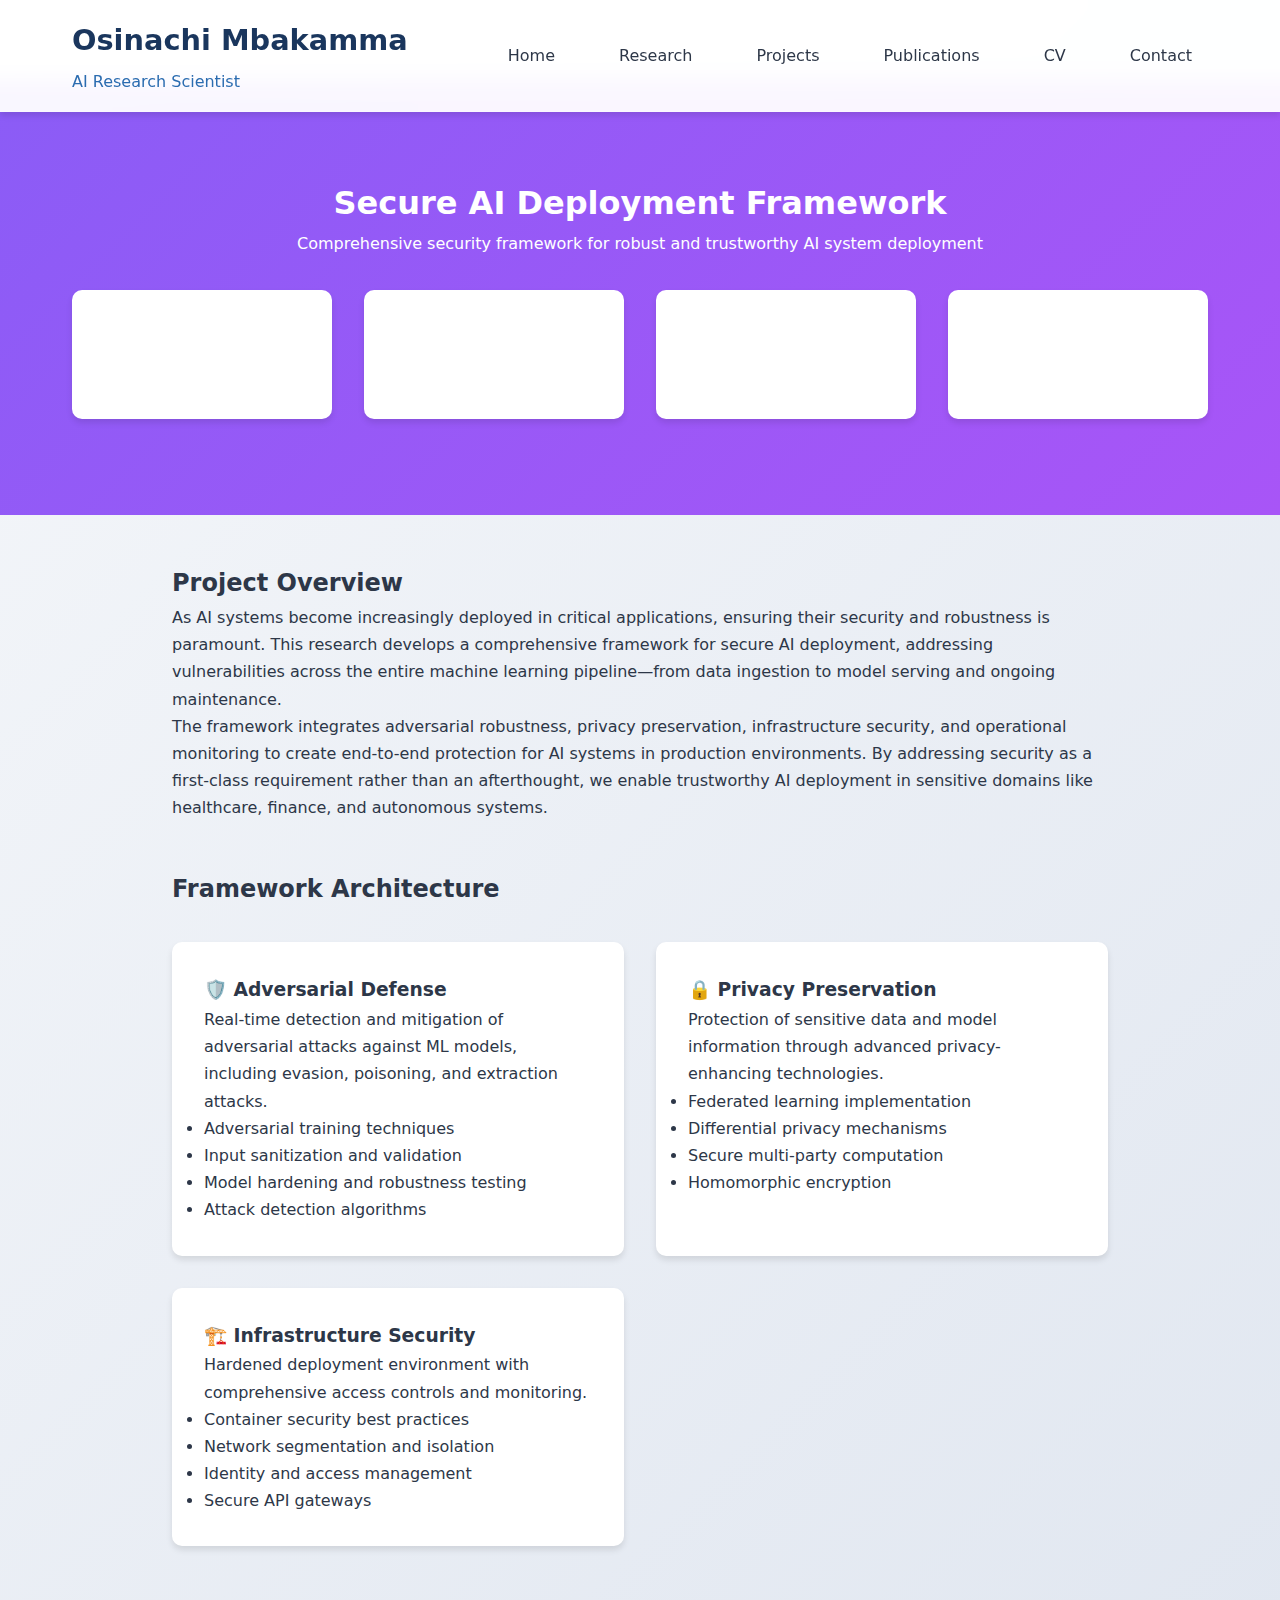
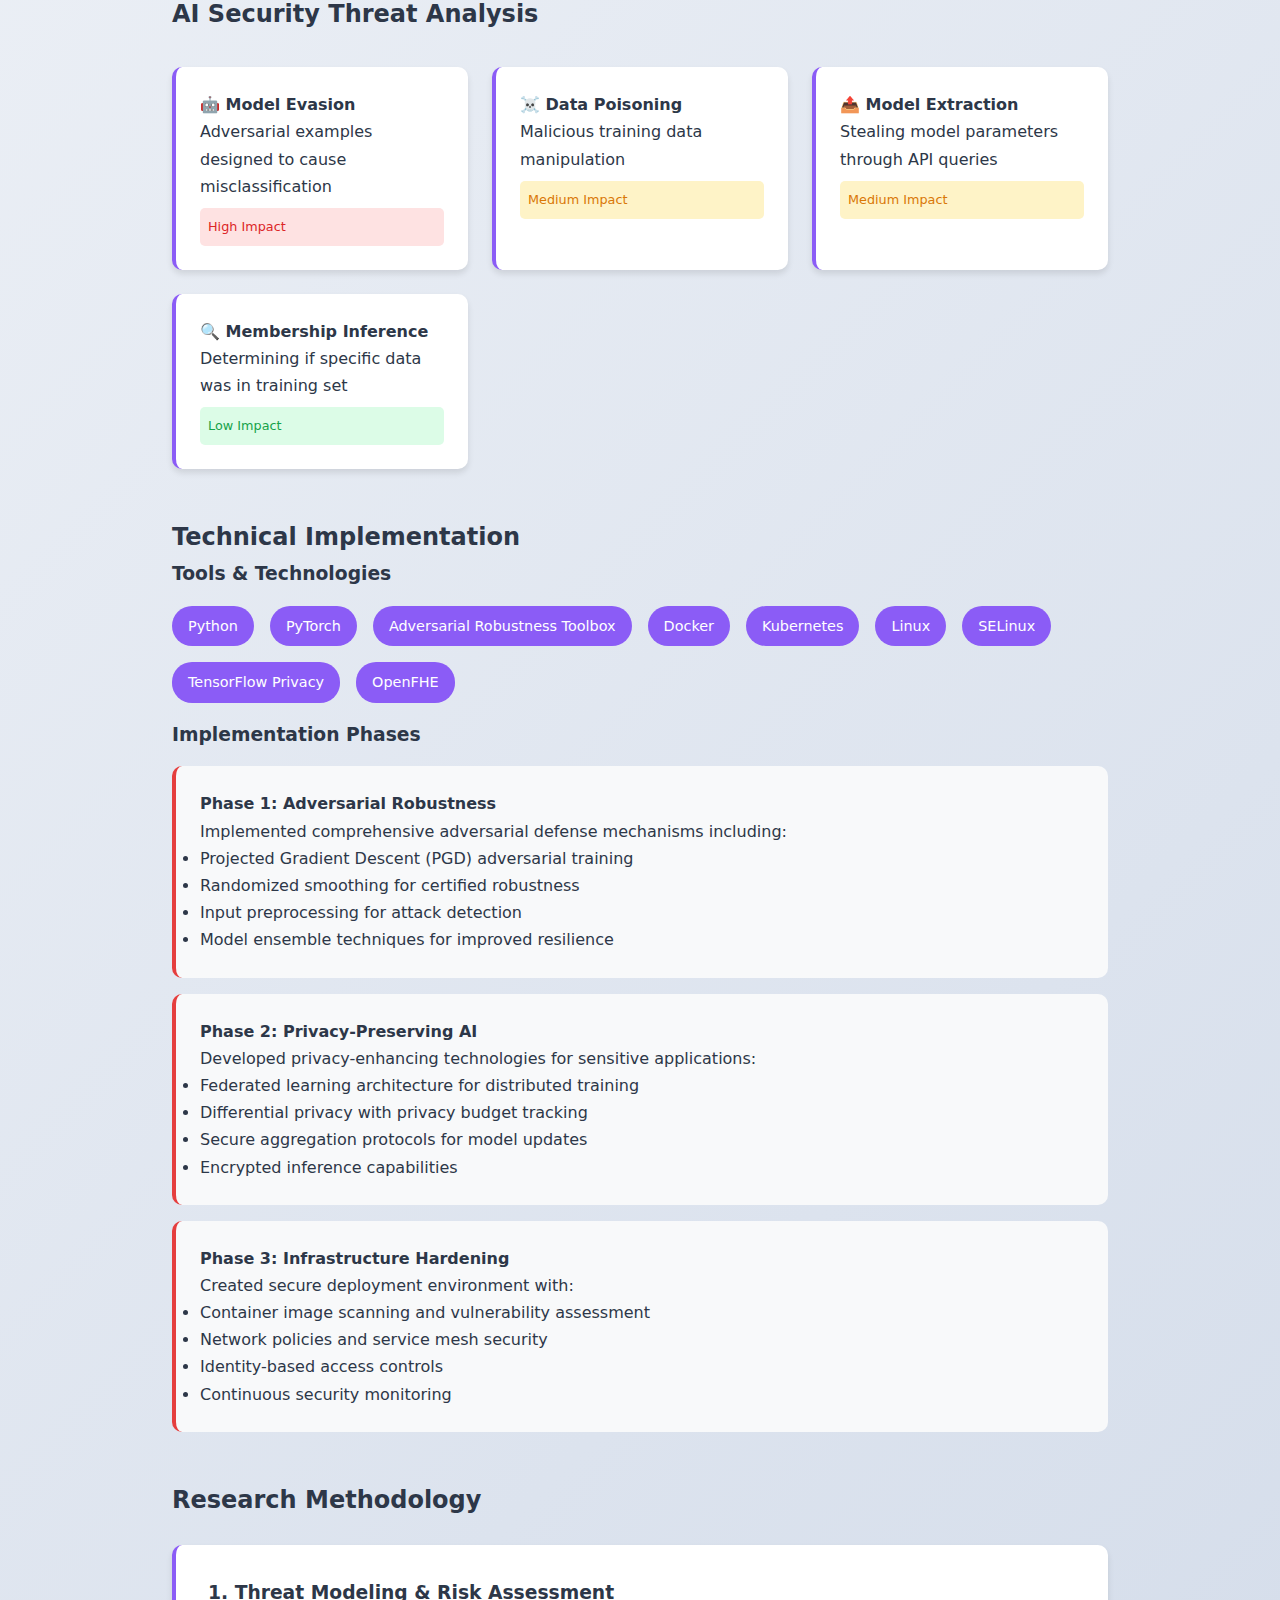
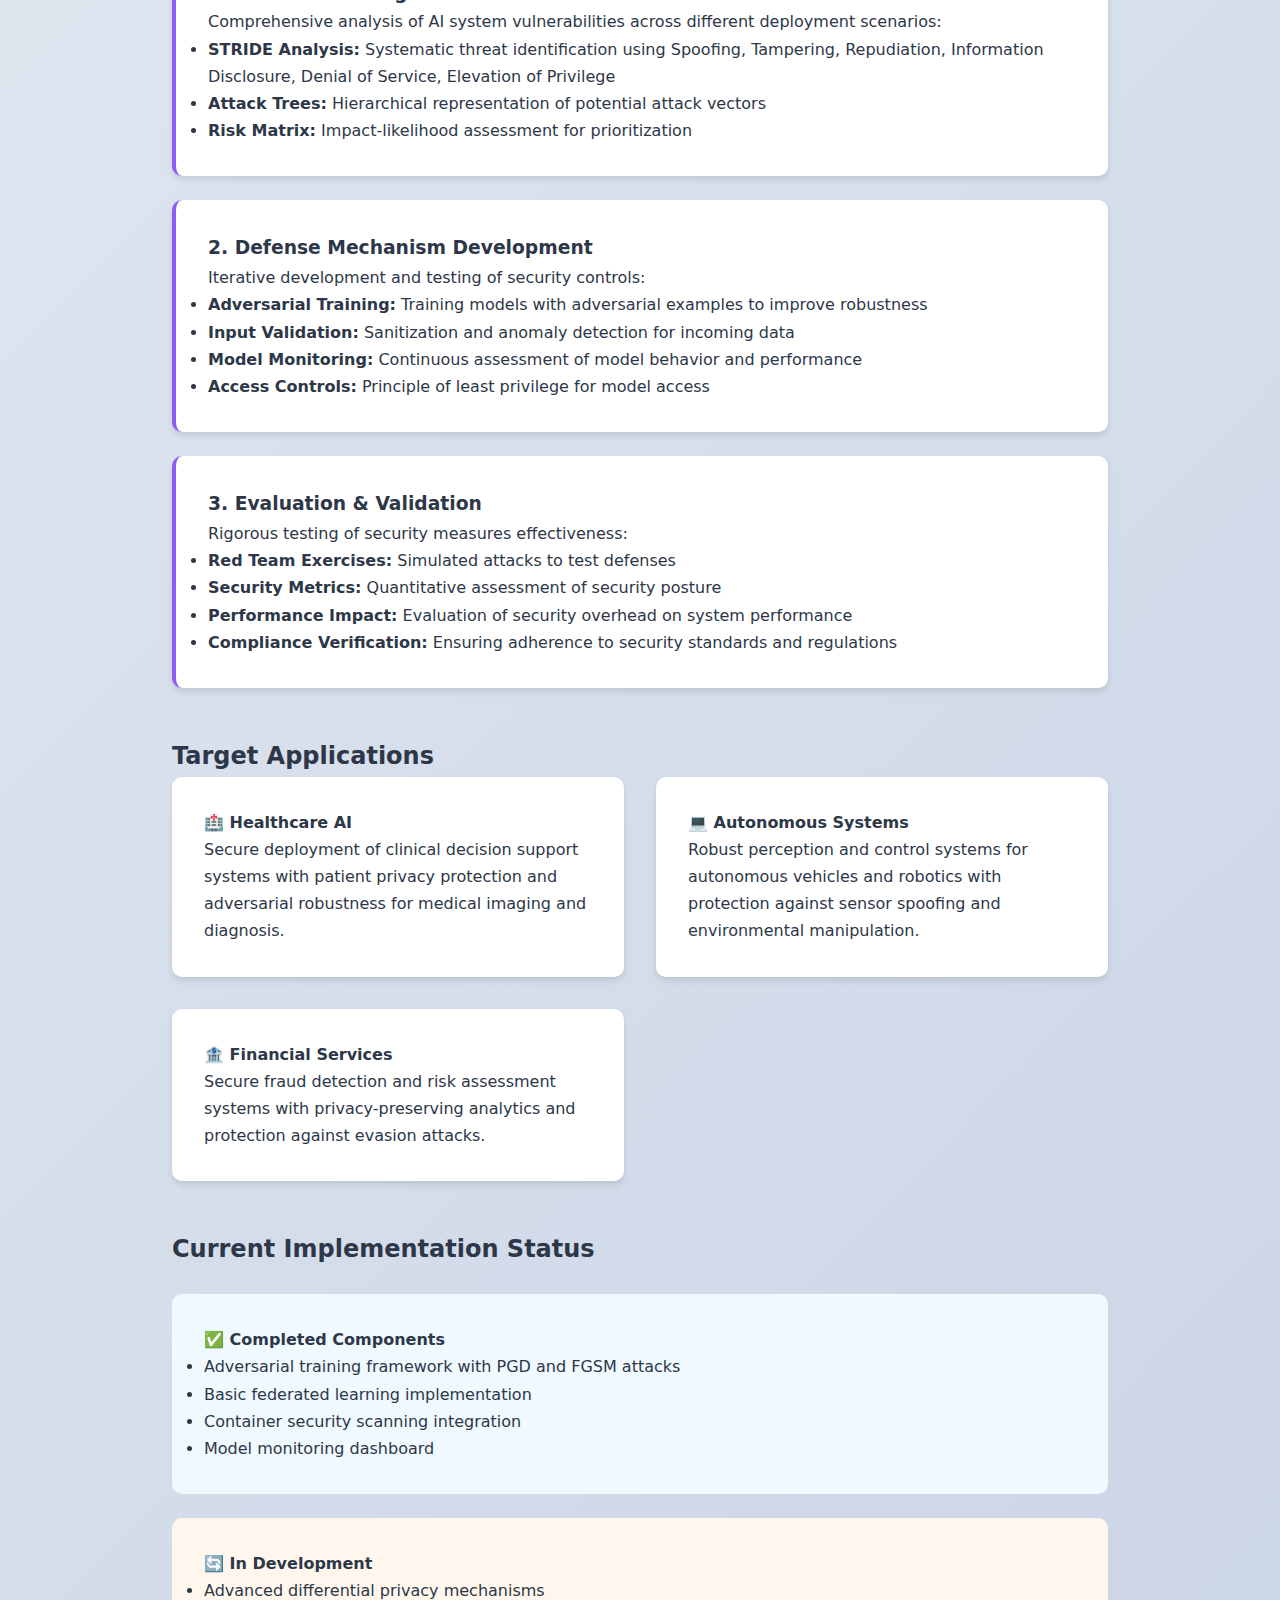
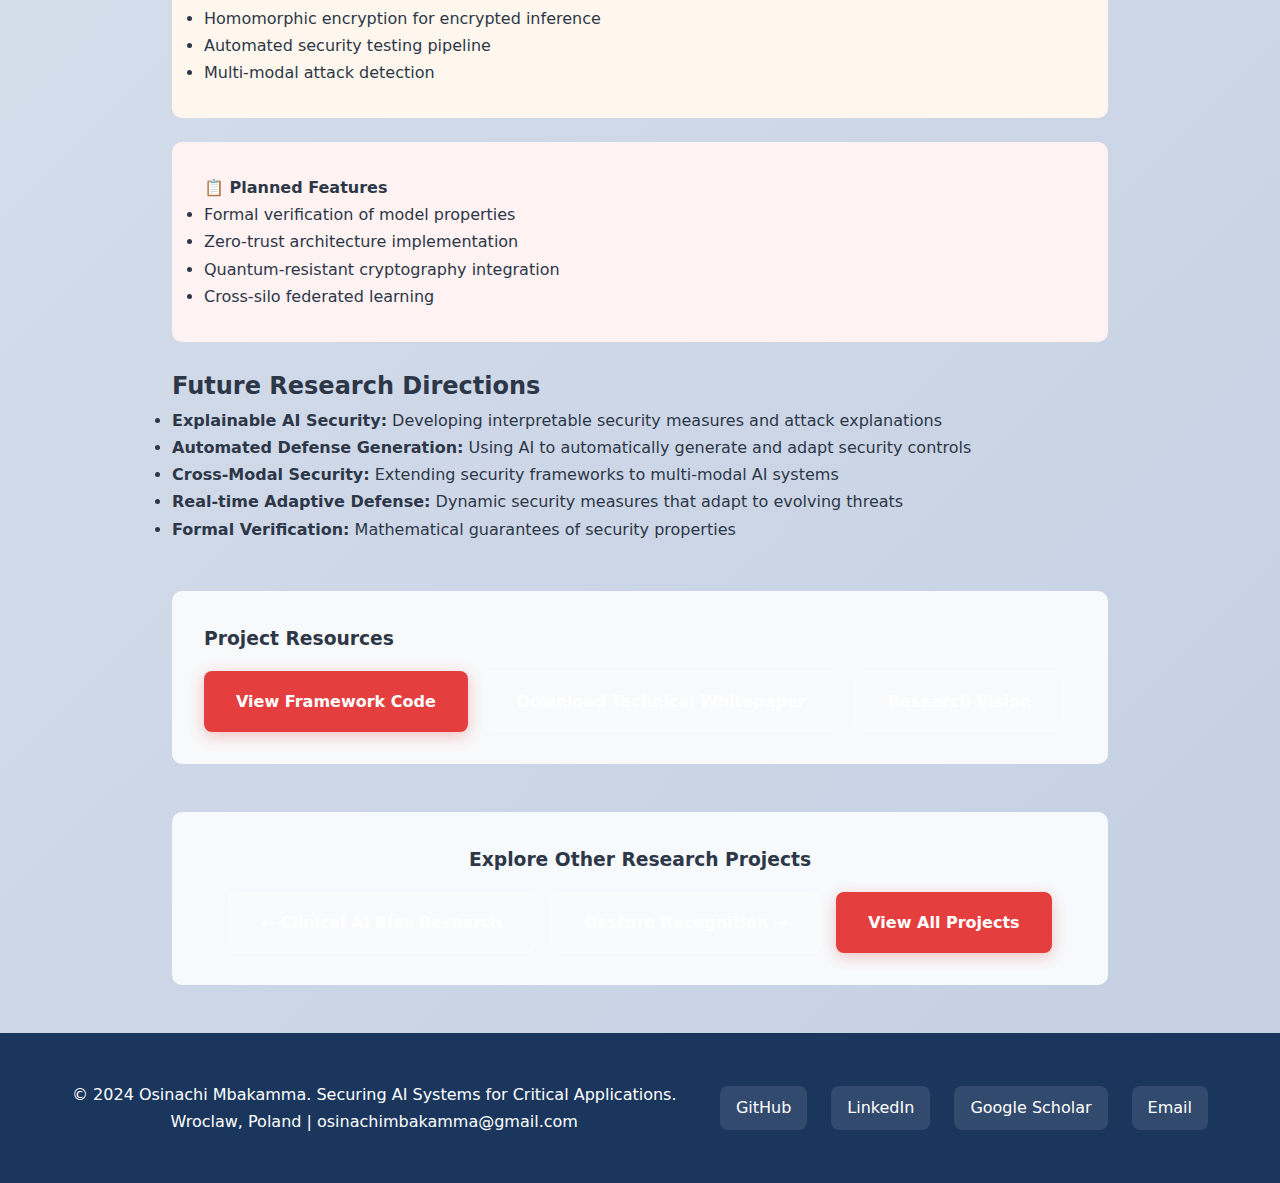
<file: projects/ai-security.html>
<!DOCTYPE html>
<html lang="en">
<head>
    <meta charset="UTF-8">
    <meta name="viewport" content="width=device-width, initial-scale=1.0">
    <title>AI Security Framework - Osinachi Mbakamma | Cybersecurity Research</title>
    <meta name="description" content="Secure AI Deployment Framework - Cybersecurity and Adversarial Robustness Research">
    <link rel="stylesheet" href="../assets/css/style.css">
    <style>
        .project-hero {
            background: linear-gradient(135deg, #8b5cf6 0%, #a855f7 100%);
            color: white;
            padding: 6rem 0 4rem;
            margin-top: 80px;
            text-align: center;
        }
        .project-content {
            max-width: 1000px;
            margin: 0 auto;
            padding: 3rem 2rem;
        }
        .project-meta {
            display: flex;
            gap: 2rem;
            margin: 2rem 0;
            flex-wrap: wrap;
        }
        .meta-card {
            background: white;
            padding: 1.5rem;
            border-radius: 10px;
            box-shadow: 0 4px 6px rgba(0,0,0,0.1);
            flex: 1;
            min-width: 200px;
        }
        .security-components {
            display: grid;
            grid-template-columns: repeat(auto-fit, minmax(300px, 1fr));
            gap: 2rem;
            margin: 2rem 0;
        }
        .component-card {
            background: white;
            padding: 2rem;
            border-radius: 10px;
            box-shadow: 0 4px 6px rgba(0,0,0,0.1);
        }
        .threat-matrix {
            display: grid;
            grid-template-columns: repeat(auto-fit, minmax(250px, 1fr));
            gap: 1.5rem;
            margin: 2rem 0;
        }
        .threat-card {
            background: white;
            padding: 1.5rem;
            border-radius: 10px;
            box-shadow: 0 4px 6px rgba(0,0,0,0.1);
            border-left: 4px solid #8b5cf6;
        }
        .methodology-step {
            background: white;
            padding: 2rem;
            margin: 1.5rem 0;
            border-radius: 10px;
            box-shadow: 0 4px 6px rgba(0,0,0,0.1);
            border-left: 4px solid #8b5cf6;
        }
        .tech-stack {
            display: flex;
            gap: 1rem;
            flex-wrap: wrap;
            margin: 1rem 0;
        }
        .tech-tag {
            background: #8b5cf6;
            color: white;
            padding: 0.5rem 1rem;
            border-radius: 20px;
            font-size: 0.9rem;
        }
        .implementation-phase {
            background: #f8f9fa;
            padding: 1.5rem;
            margin: 1rem 0;
            border-radius: 10px;
            border-left: 4px solid var(--accent-color);
        }
    </style>
</head>
<body>
    <header>
        <div class="container">
            <div class="header-content">
                <div class="logo">
                    <h1>Osinachi Mbakamma</h1>
                    <p class="subtitle">AI Research Scientist</p>
                </div>
                <nav>
                    <a href="../index.html">Home</a>
                    <a href="../research.html">Research</a>
                    <a href="../projects.html">Projects</a>
                    <a href="../publications.html">Publications</a>
                    <a href="../cv.html">CV</a>
                    <a href="../contact.html">Contact</a>
                </nav>
            </div>
        </div>
    </header>

    <!-- Project Hero -->
    <section class="project-hero">
        <div class="container">
            <h1>Secure AI Deployment Framework</h1>
            <p>Comprehensive security framework for robust and trustworthy AI system deployment</p>
            <div class="project-meta">
                <div class="meta-card">
                    <strong>Status</strong>
                    <div>Active Development</div>
                </div>
                <div class="meta-card">
                    <strong>Focus</strong>
                    <div>AI Security & Infrastructure</div>
                </div>
                <div class="meta-card">
                    <strong>Applications</strong>
                    <div>Healthcare, Finance, Autonomous Systems</div>
                </div>
                <div class="meta-card">
                    <strong>Timeline</strong>
                    <div>Ongoing</div>
                </div>
            </div>
        </div>
    </section>

    <main class="project-content">
        <!-- Overview -->
        <section>
            <h2>Project Overview</h2>
            <p>As AI systems become increasingly deployed in critical applications, ensuring their security and robustness is paramount. This research develops a comprehensive framework for secure AI deployment, addressing vulnerabilities across the entire machine learning pipeline—from data ingestion to model serving and ongoing maintenance.</p>
            
            <p>The framework integrates adversarial robustness, privacy preservation, infrastructure security, and operational monitoring to create end-to-end protection for AI systems in production environments. By addressing security as a first-class requirement rather than an afterthought, we enable trustworthy AI deployment in sensitive domains like healthcare, finance, and autonomous systems.</p>
        </section>

        <!-- Framework Components -->
        <section style="margin: 3rem 0;">
            <h2>Framework Architecture</h2>
            <div class="security-components">
                <div class="component-card">
                    <h3>🛡️ Adversarial Defense</h3>
                    <p>Real-time detection and mitigation of adversarial attacks against ML models, including evasion, poisoning, and extraction attacks.</p>
                    <ul>
                        <li>Adversarial training techniques</li>
                        <li>Input sanitization and validation</li>
                        <li>Model hardening and robustness testing</li>
                        <li>Attack detection algorithms</li>
                    </ul>
                </div>
                
                <div class="component-card">
                    <h3>🔒 Privacy Preservation</h3>
                    <p>Protection of sensitive data and model information through advanced privacy-enhancing technologies.</p>
                    <ul>
                        <li>Federated learning implementation</li>
                        <li>Differential privacy mechanisms</li>
                        <li>Secure multi-party computation</li>
                        <li>Homomorphic encryption</li>
                    </ul>
                </div>
                
                <div class="component-card">
                    <h3>🏗️ Infrastructure Security</h3>
                    <p>Hardened deployment environment with comprehensive access controls and monitoring.</p>
                    <ul>
                        <li>Container security best practices</li>
                        <li>Network segmentation and isolation</li>
                        <li>Identity and access management</li>
                        <li>Secure API gateways</li>
                    </ul>
                </div>
            </div>
        </section>

        <!-- Threat Analysis -->
        <section>
            <h2>AI Security Threat Analysis</h2>
            
            <div class="threat-matrix">
                <div class="threat-card">
                    <h4>🤖 Model Evasion</h4>
                    <p>Adversarial examples designed to cause misclassification</p>
                    <div style="background: #fee2e2; color: #dc2626; padding: 0.5rem; border-radius: 5px; font-size: 0.8rem; margin-top: 0.5rem;">
                        High Impact
                    </div>
                </div>
                
                <div class="threat-card">
                    <h4>☠️ Data Poisoning</h4>
                    <p>Malicious training data manipulation</p>
                    <div style="background: #fef3c7; color: #d97706; padding: 0.5rem; border-radius: 5px; font-size: 0.8rem; margin-top: 0.5rem;">
                        Medium Impact
                    </div>
                </div>
                
                <div class="threat-card">
                    <h4>📤 Model Extraction</h4>
                    <p>Stealing model parameters through API queries</p>
                    <div style="background: #fef3c7; color: #d97706; padding: 0.5rem; border-radius: 5px; font-size: 0.8rem; margin-top: 0.5rem;">
                        Medium Impact
                    </div>
                </div>
                
                <div class="threat-card">
                    <h4>🔍 Membership Inference</h4>
                    <p>Determining if specific data was in training set</p>
                    <div style="background: #dcfce7; color: #16a34a; padding: 0.5rem; border-radius: 5px; font-size: 0.8rem; margin-top: 0.5rem;">
                        Low Impact
                    </div>
                </div>
            </div>
        </section>

        <!-- Technical Implementation -->
        <section style="margin: 3rem 0;">
            <h2>Technical Implementation</h2>
            
            <h3>Tools & Technologies</h3>
            <div class="tech-stack">
                <span class="tech-tag">Python</span>
                <span class="tech-tag">PyTorch</span>
                <span class="tech-tag">Adversarial Robustness Toolbox</span>
                <span class="tech-tag">Docker</span>
                <span class="tech-tag">Kubernetes</span>
                <span class="tech-tag">Linux</span>
                <span class="tech-tag">SELinux</span>
                <span class="tech-tag">TensorFlow Privacy</span>
                <span class="tech-tag">OpenFHE</span>
            </div>

            <h3>Implementation Phases</h3>
            
            <div class="implementation-phase">
                <h4>Phase 1: Adversarial Robustness</h4>
                <p>Implemented comprehensive adversarial defense mechanisms including:</p>
                <ul>
                    <li>Projected Gradient Descent (PGD) adversarial training</li>
                    <li>Randomized smoothing for certified robustness</li>
                    <li>Input preprocessing for attack detection</li>
                    <li>Model ensemble techniques for improved resilience</li>
                </ul>
            </div>

            <div class="implementation-phase">
                <h4>Phase 2: Privacy-Preserving AI</h4>
                <p>Developed privacy-enhancing technologies for sensitive applications:</p>
                <ul>
                    <li>Federated learning architecture for distributed training</li>
                    <li>Differential privacy with privacy budget tracking</li>
                    <li>Secure aggregation protocols for model updates</li>
                    <li>Encrypted inference capabilities</li>
                </ul>
            </div>

            <div class="implementation-phase">
                <h4>Phase 3: Infrastructure Hardening</h4>
                <p>Created secure deployment environment with:</p>
                <ul>
                    <li>Container image scanning and vulnerability assessment</li>
                    <li>Network policies and service mesh security</li>
                    <li>Identity-based access controls</li>
                    <li>Continuous security monitoring</li>
                </ul>
            </div>
        </section>

        <!-- Methodology -->
        <section>
            <h2>Research Methodology</h2>
            
            <div class="methodology-step">
                <h3>1. Threat Modeling & Risk Assessment</h3>
                <p>Comprehensive analysis of AI system vulnerabilities across different deployment scenarios:</p>
                <ul>
                    <li><strong>STRIDE Analysis:</strong> Systematic threat identification using Spoofing, Tampering, Repudiation, Information Disclosure, Denial of Service, Elevation of Privilege</li>
                    <li><strong>Attack Trees:</strong> Hierarchical representation of potential attack vectors</li>
                    <li><strong>Risk Matrix:</strong> Impact-likelihood assessment for prioritization</li>
                </ul>
            </div>

            <div class="methodology-step">
                <h3>2. Defense Mechanism Development</h3>
                <p>Iterative development and testing of security controls:</p>
                <ul>
                    <li><strong>Adversarial Training:</strong> Training models with adversarial examples to improve robustness</li>
                    <li><strong>Input Validation:</strong> Sanitization and anomaly detection for incoming data</li>
                    <li><strong>Model Monitoring:</strong> Continuous assessment of model behavior and performance</li>
                    <li><strong>Access Controls:</strong> Principle of least privilege for model access</li>
                </ul>
            </div>

            <div class="methodology-step">
                <h3>3. Evaluation & Validation</h3>
                <p>Rigorous testing of security measures effectiveness:</p>
                <ul>
                    <li><strong>Red Team Exercises:</strong> Simulated attacks to test defenses</li>
                    <li><strong>Security Metrics:</strong> Quantitative assessment of security posture</li>
                    <li><strong>Performance Impact:</strong> Evaluation of security overhead on system performance</li>
                    <li><strong>Compliance Verification:</strong> Ensuring adherence to security standards and regulations</li>
                </ul>
            </div>
        </section>

        <!-- Applications -->
        <section style="margin: 3rem 0;">
            <h2>Target Applications</h2>
            
            <div style="display: grid; grid-template-columns: repeat(auto-fit, minmax(300px, 1fr)); gap: 2rem;">
                <div style="background: white; padding: 2rem; border-radius: 10px; box-shadow: 0 4px 6px rgba(0,0,0,0.1);">
                    <h4>🏥 Healthcare AI</h4>
                    <p>Secure deployment of clinical decision support systems with patient privacy protection and adversarial robustness for medical imaging and diagnosis.</p>
                </div>
                <div style="background: white; padding: 2rem; border-radius: 10px; box-shadow: 0 4px 6px rgba(0,0,0,0.1);">
                    <h4>💻 Autonomous Systems</h4>
                    <p>Robust perception and control systems for autonomous vehicles and robotics with protection against sensor spoofing and environmental manipulation.</p>
                </div>
                <div style="background: white; padding: 2rem; border-radius: 10px; box-shadow: 0 4px 6px rgba(0,0,0,0.1);">
                    <h4>🏦 Financial Services</h4>
                    <p>Secure fraud detection and risk assessment systems with privacy-preserving analytics and protection against evasion attacks.</p>
                </div>
            </div>
        </section>

        <!-- Current Progress -->
        <section>
            <h2>Current Implementation Status</h2>
            
            <div style="background: #f0f9ff; padding: 2rem; border-radius: 10px; margin: 1.5rem 0;">
                <h4>✅ Completed Components</h4>
                <ul>
                    <li>Adversarial training framework with PGD and FGSM attacks</li>
                    <li>Basic federated learning implementation</li>
                    <li>Container security scanning integration</li>
                    <li>Model monitoring dashboard</li>
                </ul>
            </div>

            <div style="background: #fff7ed; padding: 2rem; border-radius: 10px; margin: 1.5rem 0;">
                <h4>🔄 In Development</h4>
                <ul>
                    <li>Advanced differential privacy mechanisms</li>
                    <li>Homomorphic encryption for encrypted inference</li>
                    <li>Automated security testing pipeline</li>
                    <li>Multi-modal attack detection</li>
                </ul>
            </div>

            <div style="background: #fef2f2; padding: 2rem; border-radius: 10px; margin: 1.5rem 0;">
                <h4>📋 Planned Features</h4>
                <ul>
                    <li>Formal verification of model properties</li>
                    <li>Zero-trust architecture implementation</li>
                    <li>Quantum-resistant cryptography integration</li>
                    <li>Cross-silo federated learning</li>
                </ul>
            </div>
        </section>

        <!-- Future Work -->
        <section>
            <h2>Future Research Directions</h2>
            <ul>
                <li><strong>Explainable AI Security:</strong> Developing interpretable security measures and attack explanations</li>
                <li><strong>Automated Defense Generation:</strong> Using AI to automatically generate and adapt security controls</li>
                <li><strong>Cross-Modal Security:</strong> Extending security frameworks to multi-modal AI systems</li>
                <li><strong>Real-time Adaptive Defense:</strong> Dynamic security measures that adapt to evolving threats</li>
                <li><strong>Formal Verification:</strong> Mathematical guarantees of security properties</li>
            </ul>
        </section>

        <!-- Resources -->
        <section style="background: #f8f9fa; padding: 2rem; border-radius: 10px; margin: 3rem 0;">
            <h3>Project Resources</h3>
            <div style="display: flex; gap: 1rem; flex-wrap: wrap; margin-top: 1rem;">
                <a href="https://github.com/osinachix/ai-security-framework" class="btn primary">View Framework Code</a>
                <a href="../assets/pdf/ai-security-whitepaper.pdf" class="btn secondary">Download Technical Whitepaper</a>
                <a href="../research.html" class="btn secondary">Research Vision</a>
            </div>
        </section>

        <!-- Navigation -->
        <section style="text-align: center; margin-top: 3rem; padding: 2rem; background: var(--light-color); border-radius: 10px;">
            <h3>Explore Other Research Projects</h3>
            <div style="display: flex; gap: 1rem; justify-content: center; flex-wrap: wrap; margin-top: 1rem;">
                <a href="clinical-ai-bias.html" class="btn secondary">← Clinical AI Bias Research</a>
                <a href="gesture-recognition.html" class="btn secondary">Gesture Recognition →</a>
                <a href="../projects.html" class="btn primary">View All Projects</a>
            </div>
        </section>
    </main>

    <footer>
        <div class="container">
            <div class="footer-content">
                <div class="footer-info">
                    <p>&copy; 2024 Osinachi Mbakamma. Securing AI Systems for Critical Applications.</p>
                    <p>Wroclaw, Poland | osinachimbakamma@gmail.com</p>
                </div>
                <div class="social-links">
                    <a href="https://github.com/osinachix">GitHub</a>
                    <a href="https://linkedin.com/in/osinachimbakamma/">LinkedIn</a>
                    <a href="https://scholar.google.com/citations?user=YOUR_ID">Google Scholar</a>
                    <a href="mailto:osinachimbakamma@gmail.com">Email</a>
                </div>
            </div>
        </div>
    </footer>

    <script src="../assets/js/main.js"></script>
</body>
</html>
</file>
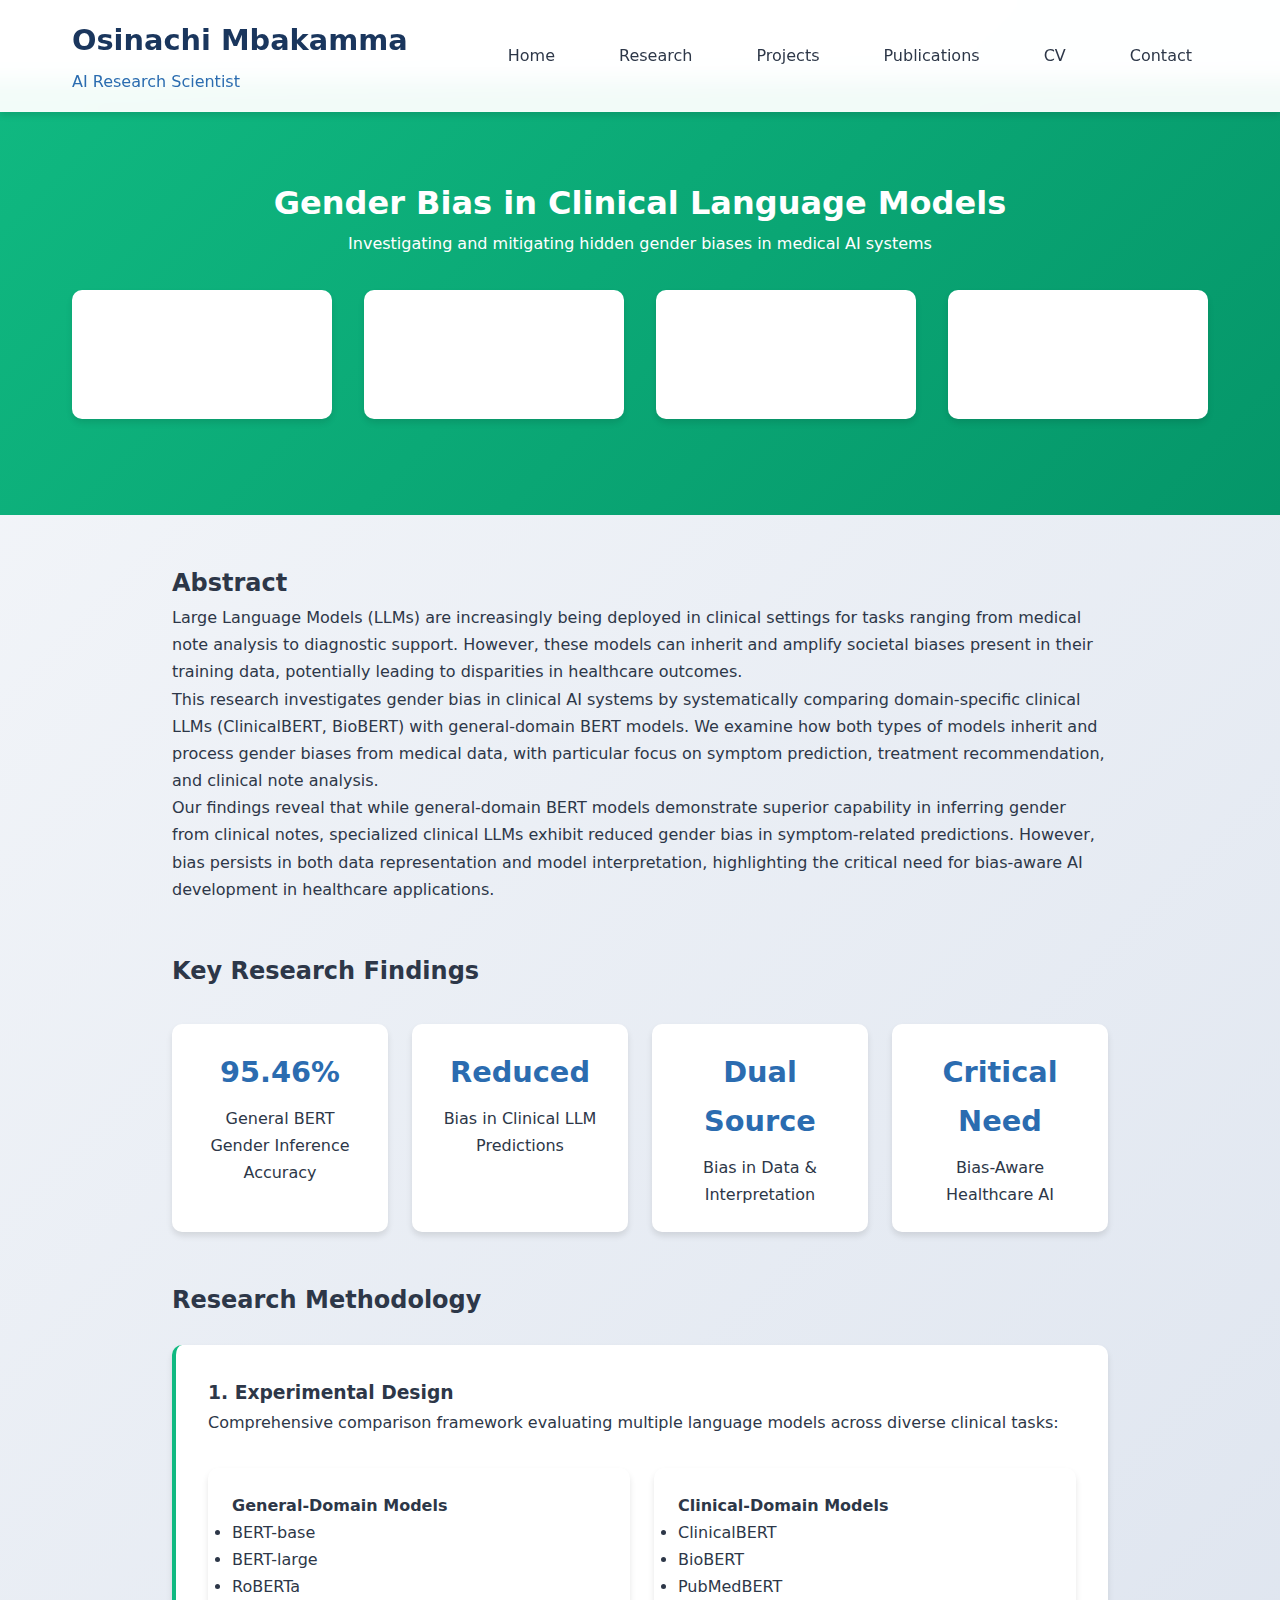
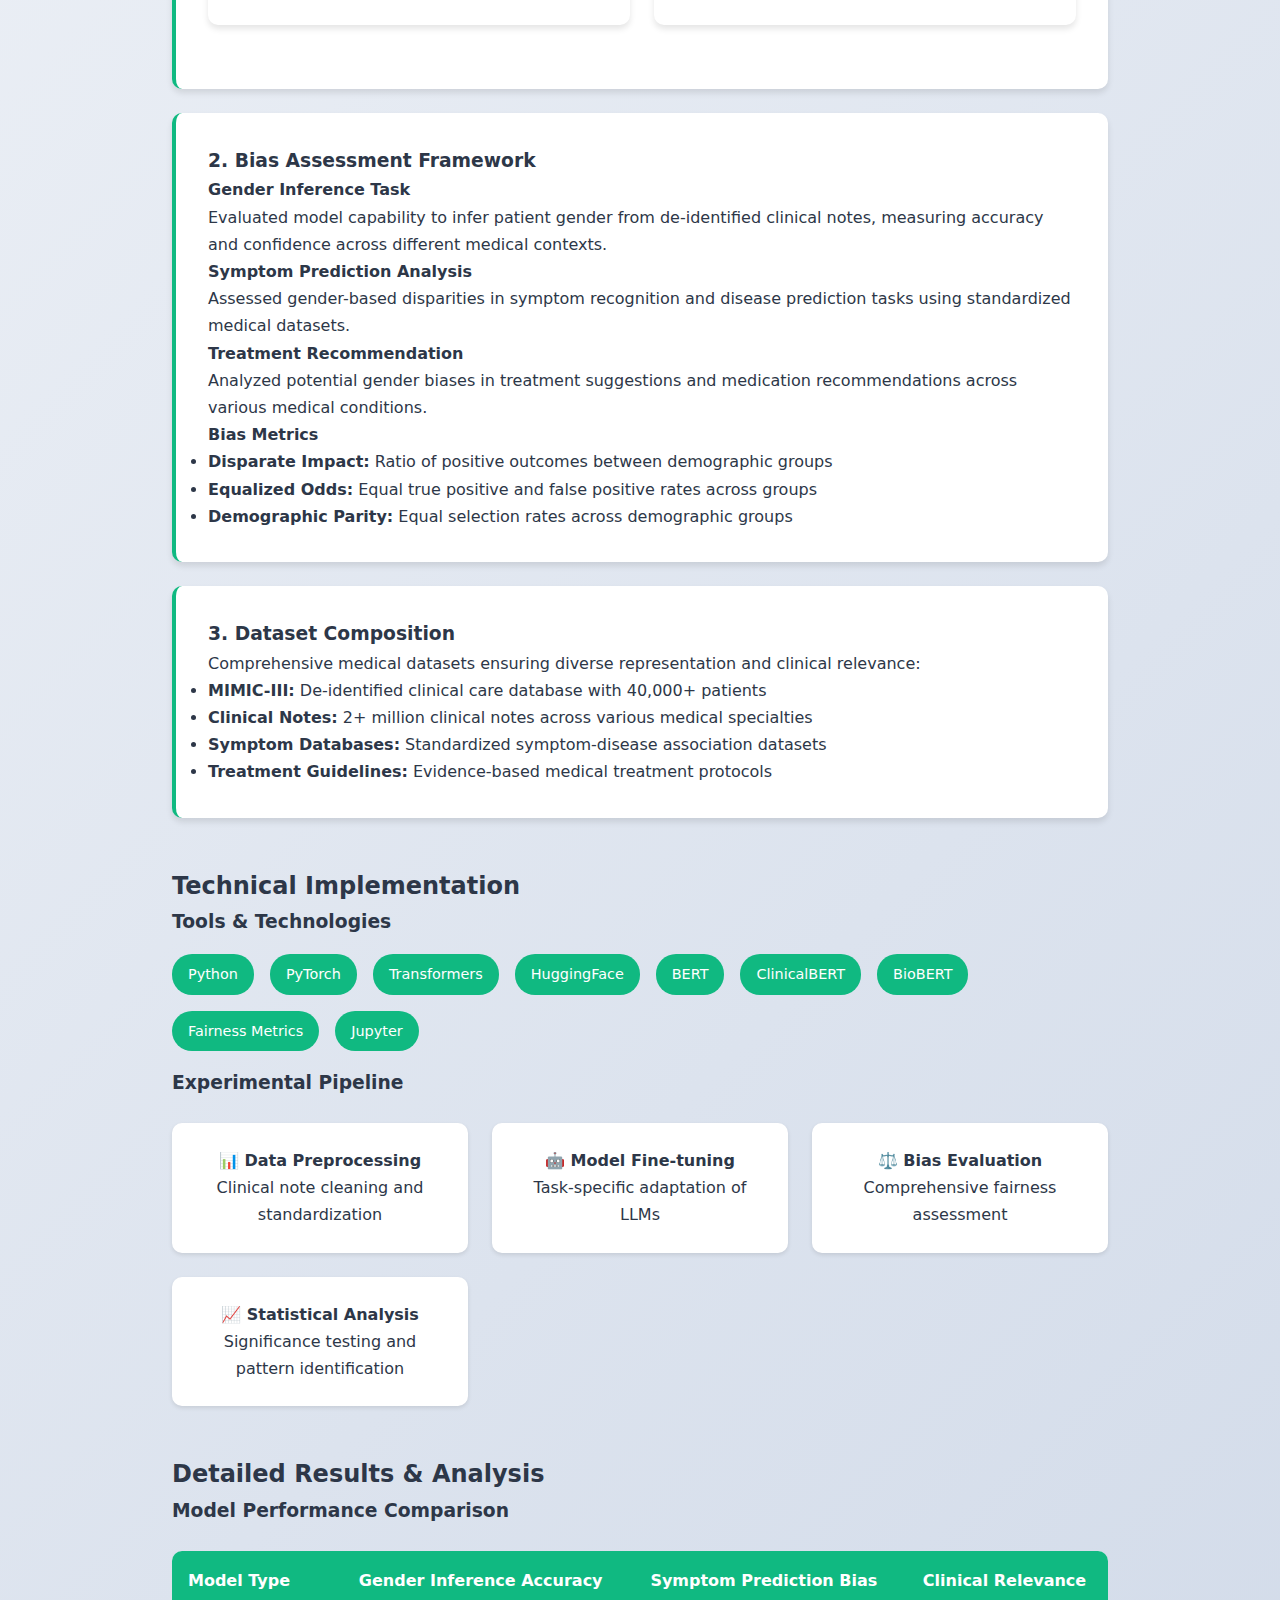
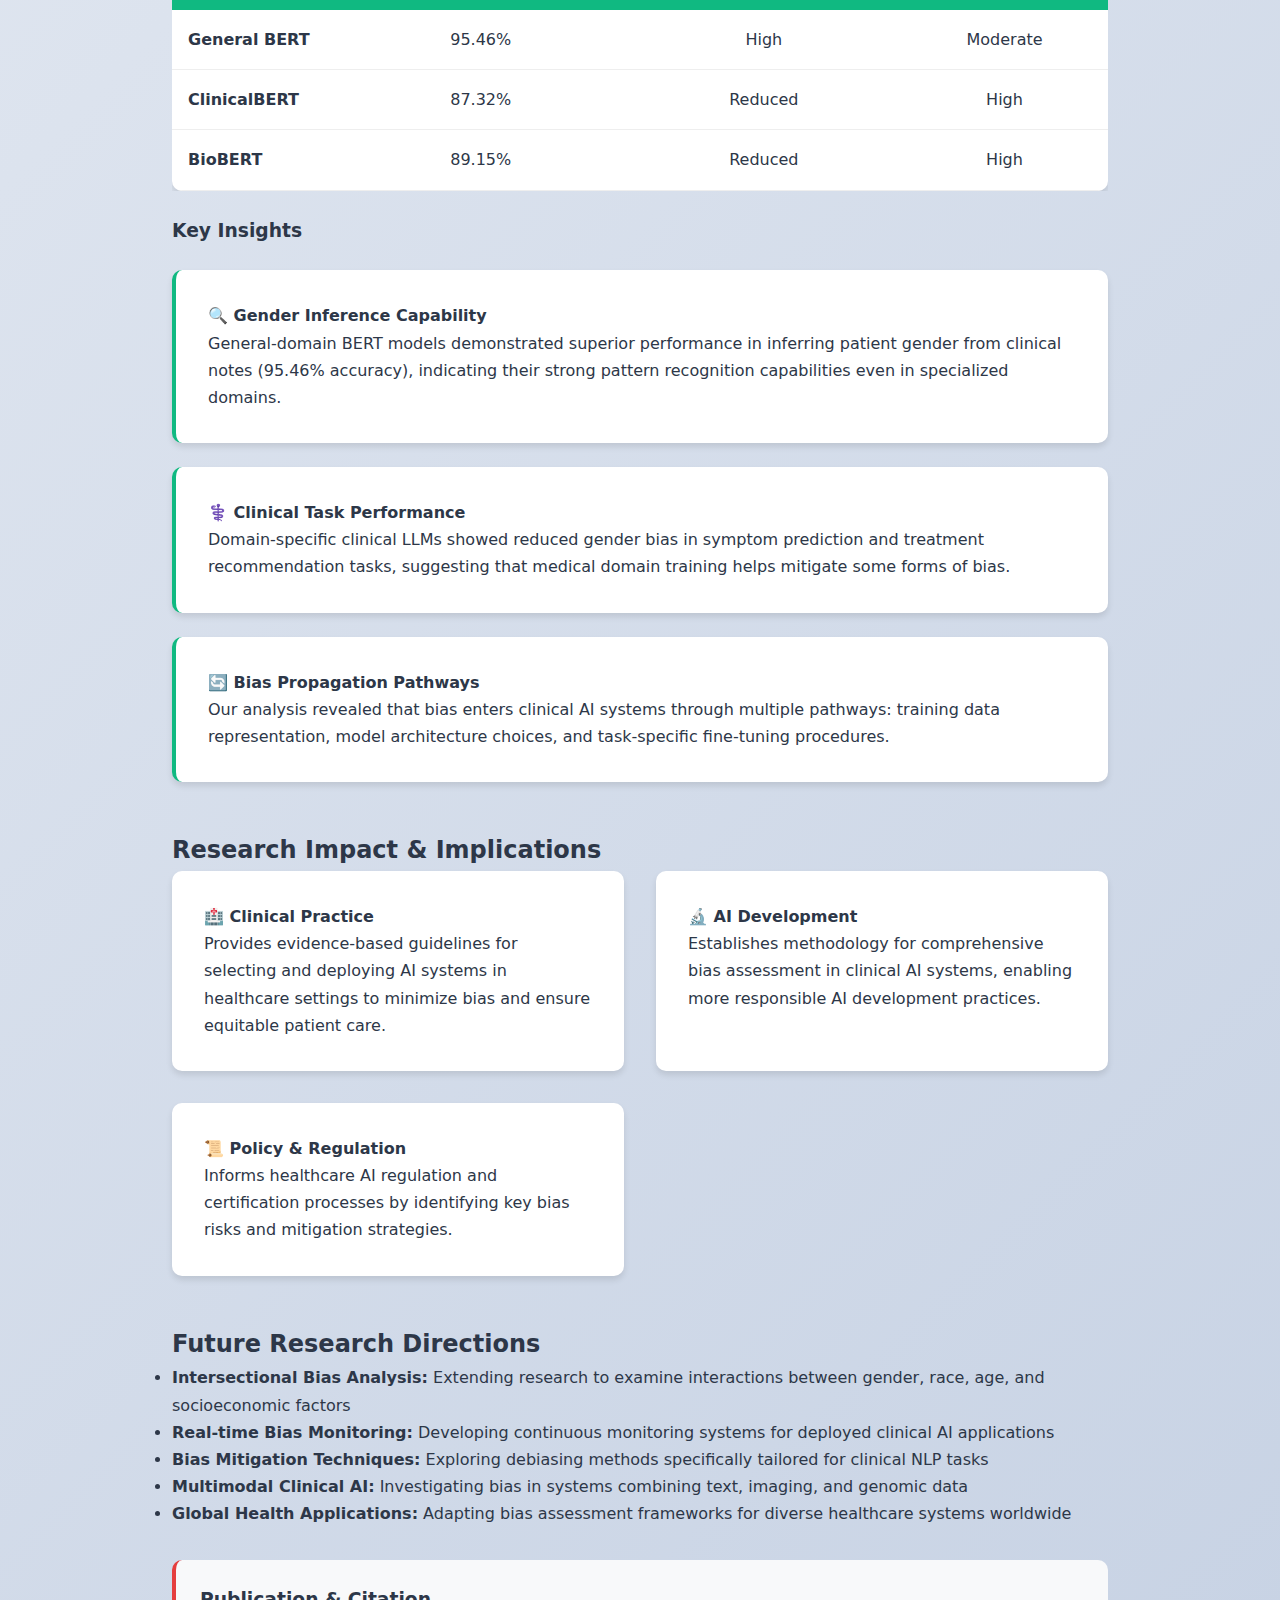
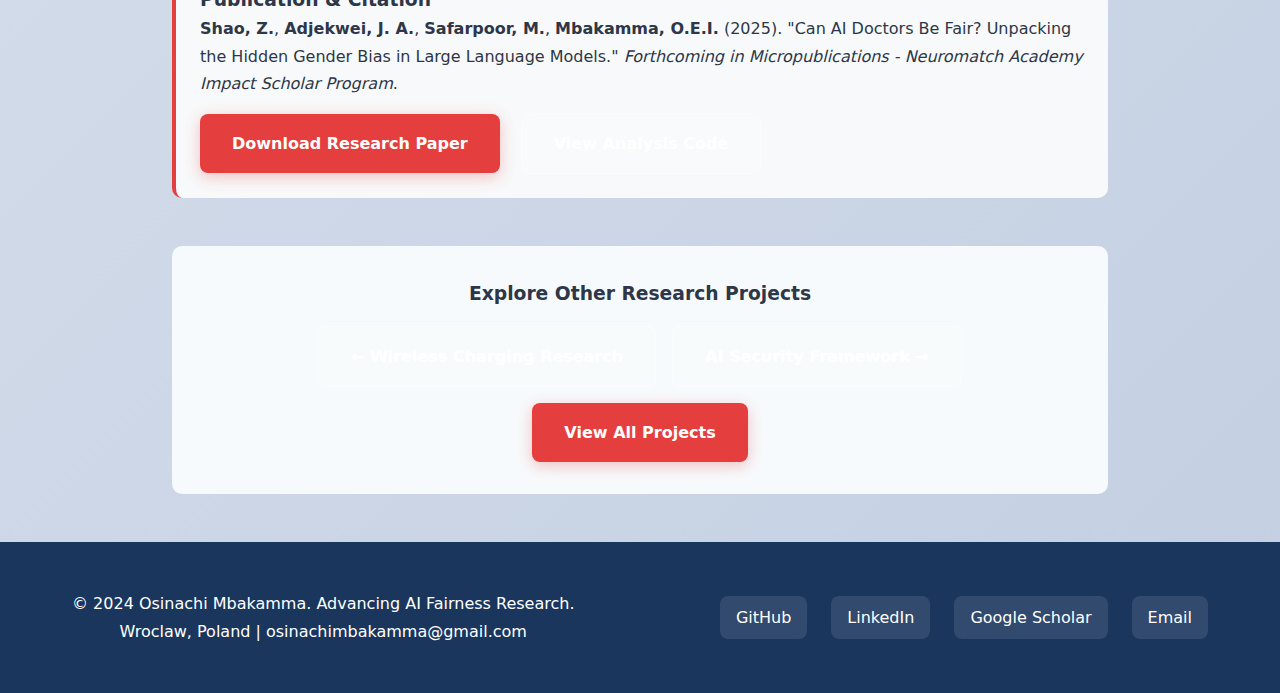
<file: projects/clinical-ai-bias.html>
<!DOCTYPE html>
<html lang="en">
<head>
    <meta charset="UTF-8">
    <meta name="viewport" content="width=device-width, initial-scale=1.0">
    <title>Clinical AI Bias Research - Osinachi Mbakamma | AI Fairness</title>
    <meta name="description" content="Gender Bias in Clinical Language Models - AI Fairness Research Project">
    <link rel="stylesheet" href="../assets/css/style.css">
    <style>
        .project-hero {
            background: linear-gradient(135deg, #10b981 0%, #059669 100%);
            color: white;
            padding: 6rem 0 4rem;
            margin-top: 80px;
            text-align: center;
        }
        .project-content {
            max-width: 1000px;
            margin: 0 auto;
            padding: 3rem 2rem;
        }
        .project-meta {
            display: flex;
            gap: 2rem;
            margin: 2rem 0;
            flex-wrap: wrap;
        }
        .meta-card {
            background: white;
            padding: 1.5rem;
            border-radius: 10px;
            box-shadow: 0 4px 6px rgba(0,0,0,0.1);
            flex: 1;
            min-width: 200px;
        }
        .bias-metrics {
            display: grid;
            grid-template-columns: repeat(auto-fit, minmax(200px, 1fr));
            gap: 1.5rem;
            margin: 2rem 0;
        }
        .metric-card {
            background: white;
            padding: 1.5rem;
            border-radius: 10px;
            box-shadow: 0 4px 6px rgba(0,0,0,0.1);
            text-align: center;
        }
        .metric-value {
            font-size: 1.8rem;
            font-weight: 800;
            color: var(--secondary-color);
            margin-bottom: 0.5rem;
        }
        .methodology-step {
            background: white;
            padding: 2rem;
            margin: 1.5rem 0;
            border-radius: 10px;
            box-shadow: 0 4px 6px rgba(0,0,0,0.1);
            border-left: 4px solid #10b981;
        }
        .model-comparison {
            display: grid;
            grid-template-columns: repeat(auto-fit, minmax(300px, 1fr));
            gap: 1.5rem;
            margin: 2rem 0;
        }
        .model-card {
            background: white;
            padding: 1.5rem;
            border-radius: 10px;
            box-shadow: 0 4px 6px rgba(0,0,0,0.1);
        }
        .citation {
            background: #f8f9fa;
            padding: 1.5rem;
            border-radius: 10px;
            border-left: 4px solid var(--accent-color);
            margin: 2rem 0;
        }
        .tech-stack {
            display: flex;
            gap: 1rem;
            flex-wrap: wrap;
            margin: 1rem 0;
        }
        .tech-tag {
            background: #10b981;
            color: white;
            padding: 0.5rem 1rem;
            border-radius: 20px;
            font-size: 0.9rem;
        }
    </style>
</head>
<body>
    <header>
        <div class="container">
            <div class="header-content">
                <div class="logo">
                    <h1>Osinachi Mbakamma</h1>
                    <p class="subtitle">AI Research Scientist</p>
                </div>
                <nav>
                    <a href="../index.html">Home</a>
                    <a href="../research.html">Research</a>
                    <a href="../projects.html">Projects</a>
                    <a href="../publications.html">Publications</a>
                    <a href="../cv.html">CV</a>
                    <a href="../contact.html">Contact</a>
                </nav>
            </div>
        </div>
    </header>

    <!-- Project Hero -->
    <section class="project-hero">
        <div class="container">
            <h1>Gender Bias in Clinical Language Models</h1>
            <p>Investigating and mitigating hidden gender biases in medical AI systems</p>
            <div class="project-meta">
                <div class="meta-card">
                    <strong>Status</strong>
                    <div>Published Research</div>
                </div>
                <div class="meta-card">
                    <strong>Program</strong>
                    <div>Neuromatch Impact Scholar</div>
                </div>
                <div class="meta-card">
                    <strong>Domain</strong>
                    <div>AI Fairness & Clinical NLP</div>
                </div>
                <div class="meta-card">
                    <strong>Timeline</strong>
                    <div>4 Months</div>
                </div>
            </div>
        </div>
    </section>

    <main class="project-content">
        <!-- Abstract -->
        <section>
            <h2>Abstract</h2>
            <p>Large Language Models (LLMs) are increasingly being deployed in clinical settings for tasks ranging from medical note analysis to diagnostic support. However, these models can inherit and amplify societal biases present in their training data, potentially leading to disparities in healthcare outcomes.</p>
            
            <p>This research investigates gender bias in clinical AI systems by systematically comparing domain-specific clinical LLMs (ClinicalBERT, BioBERT) with general-domain BERT models. We examine how both types of models inherit and process gender biases from medical data, with particular focus on symptom prediction, treatment recommendation, and clinical note analysis.</p>
            
            <p>Our findings reveal that while general-domain BERT models demonstrate superior capability in inferring gender from clinical notes, specialized clinical LLMs exhibit reduced gender bias in symptom-related predictions. However, bias persists in both data representation and model interpretation, highlighting the critical need for bias-aware AI development in healthcare applications.</p>
        </section>

        <!-- Key Findings -->
        <section style="margin: 3rem 0;">
            <h2>Key Research Findings</h2>
            <div class="bias-metrics">
                <div class="metric-card">
                    <div class="metric-value">95.46%</div>
                    <div>General BERT Gender Inference Accuracy</div>
                </div>
                <div class="metric-card">
                    <div class="metric-value">Reduced</div>
                    <div>Bias in Clinical LLM Predictions</div>
                </div>
                <div class="metric-card">
                    <div class="metric-value">Dual Source</div>
                    <div>Bias in Data & Interpretation</div>
                </div>
                <div class="metric-card">
                    <div class="metric-value">Critical Need</div>
                    <div>Bias-Aware Healthcare AI</div>
                </div>
            </div>
        </section>

        <!-- Research Methodology -->
        <section>
            <h2>Research Methodology</h2>
            
            <div class="methodology-step">
                <h3>1. Experimental Design</h3>
                <p>Comprehensive comparison framework evaluating multiple language models across diverse clinical tasks:</p>
                
                <div class="model-comparison">
                    <div class="model-card">
                        <h4>General-Domain Models</h4>
                        <ul>
                            <li>BERT-base</li>
                            <li>BERT-large</li>
                            <li>RoBERTa</li>
                        </ul>
                    </div>
                    <div class="model-card">
                        <h4>Clinical-Domain Models</h4>
                        <ul>
                            <li>ClinicalBERT</li>
                            <li>BioBERT</li>
                            <li>PubMedBERT</li>
                        </ul>
                    </div>
                </div>
            </div>

            <div class="methodology-step">
                <h3>2. Bias Assessment Framework</h3>
                
                <h4>Gender Inference Task</h4>
                <p>Evaluated model capability to infer patient gender from de-identified clinical notes, measuring accuracy and confidence across different medical contexts.</p>
                
                <h4>Symptom Prediction Analysis</h4>
                <p>Assessed gender-based disparities in symptom recognition and disease prediction tasks using standardized medical datasets.</p>
                
                <h4>Treatment Recommendation</h4>
                <p>Analyzed potential gender biases in treatment suggestions and medication recommendations across various medical conditions.</p>
                
                <h4>Bias Metrics</h4>
                <ul>
                    <li><strong>Disparate Impact:</strong> Ratio of positive outcomes between demographic groups</li>
                    <li><strong>Equalized Odds:</strong> Equal true positive and false positive rates across groups</li>
                    <li><strong>Demographic Parity:</strong> Equal selection rates across demographic groups</li>
                </ul>
            </div>

            <div class="methodology-step">
                <h3>3. Dataset Composition</h3>
                <p>Comprehensive medical datasets ensuring diverse representation and clinical relevance:</p>
                <ul>
                    <li><strong>MIMIC-III:</strong> De-identified clinical care database with 40,000+ patients</li>
                    <li><strong>Clinical Notes:</strong> 2+ million clinical notes across various medical specialties</li>
                    <li><strong>Symptom Databases:</strong> Standardized symptom-disease association datasets</li>
                    <li><strong>Treatment Guidelines:</strong> Evidence-based medical treatment protocols</li>
                </ul>
            </div>
        </section>

        <!-- Technical Implementation -->
        <section style="margin: 3rem 0;">
            <h2>Technical Implementation</h2>
            
            <h3>Tools & Technologies</h3>
            <div class="tech-stack">
                <span class="tech-tag">Python</span>
                <span class="tech-tag">PyTorch</span>
                <span class="tech-tag">Transformers</span>
                <span class="tech-tag">HuggingFace</span>
                <span class="tech-tag">BERT</span>
                <span class="tech-tag">ClinicalBERT</span>
                <span class="tech-tag">BioBERT</span>
                <span class="tech-tag">Fairness Metrics</span>
                <span class="tech-tag">Jupyter</span>
            </div>

            <h3>Experimental Pipeline</h3>
            <div style="display: grid; grid-template-columns: repeat(auto-fit, minmax(250px, 1fr)); gap: 1.5rem; margin: 1.5rem 0;">
                <div style="background: white; padding: 1.5rem; border-radius: 10px; box-shadow: 0 2px 4px rgba(0,0,0,0.1); text-align: center;">
                    <h4>📊 Data Preprocessing</h4>
                    <p>Clinical note cleaning and standardization</p>
                </div>
                <div style="background: white; padding: 1.5rem; border-radius: 10px; box-shadow: 0 2px 4px rgba(0,0,0,0.1); text-align: center;">
                    <h4>🤖 Model Fine-tuning</h4>
                    <p>Task-specific adaptation of LLMs</p>
                </div>
                <div style="background: white; padding: 1.5rem; border-radius: 10px; box-shadow: 0 2px 4px rgba(0,0,0,0.1); text-align: center;">
                    <h4>⚖️ Bias Evaluation</h4>
                    <p>Comprehensive fairness assessment</p>
                </div>
                <div style="background: white; padding: 1.5rem; border-radius: 10px; box-shadow: 0 2px 4px rgba(0,0,0,0.1); text-align: center;">
                    <h4>📈 Statistical Analysis</h4>
                    <p>Significance testing and pattern identification</p>
                </div>
            </div>
        </section>

        <!-- Detailed Results -->
        <section>
            <h2>Detailed Results & Analysis</h2>
            
            <h3>Model Performance Comparison</h3>
            <div style="overflow-x: auto; margin: 1.5rem 0;">
                <table style="width: 100%; border-collapse: collapse; background: white; border-radius: 10px; overflow: hidden; box-shadow: 0 4px 6px rgba(0,0,0,0.1);">
                    <thead style="background: #10b981; color: white;">
                        <tr>
                            <th style="padding: 1rem; text-align: left;">Model Type</th>
                            <th style="padding: 1rem; text-align: center;">Gender Inference Accuracy</th>
                            <th style="padding: 1rem; text-align: center;">Symptom Prediction Bias</th>
                            <th style="padding: 1rem; text-align: center;">Clinical Relevance</th>
                        </tr>
                    </thead>
                    <tbody>
                        <tr style="border-bottom: 1px solid #eee;">
                            <td style="padding: 1rem; font-weight: 600;">General BERT</td>
                            <td style="padding: 1rem; text-align: center;">95.46%</td>
                            <td style="padding: 1rem; text-align: center;">High</td>
                            <td style="padding: 1rem; text-align: center;">Moderate</td>
                        </tr>
                        <tr style="border-bottom: 1px solid #eee;">
                            <td style="padding: 1rem; font-weight: 600;">ClinicalBERT</td>
                            <td style="padding: 1rem; text-align: center;">87.32%</td>
                            <td style="padding: 1rem; text-align: center;">Reduced</td>
                            <td style="padding: 1rem; text-align: center;">High</td>
                        </tr>
                        <tr style="border-bottom: 1px solid #eee;">
                            <td style="padding: 1rem; font-weight: 600;">BioBERT</td>
                            <td style="padding: 1rem; text-align: center;">89.15%</td>
                            <td style="padding: 1rem; text-align: center;">Reduced</td>
                            <td style="padding: 1rem; text-align: center;">High</td>
                        </tr>
                    </tbody>
                </table>
            </div>

            <h3>Key Insights</h3>
            
            <div class="methodology-step">
                <h4>🔍 Gender Inference Capability</h4>
                <p>General-domain BERT models demonstrated superior performance in inferring patient gender from clinical notes (95.46% accuracy), indicating their strong pattern recognition capabilities even in specialized domains.</p>
            </div>

            <div class="methodology-step">
                <h4>⚕️ Clinical Task Performance</h4>
                <p>Domain-specific clinical LLMs showed reduced gender bias in symptom prediction and treatment recommendation tasks, suggesting that medical domain training helps mitigate some forms of bias.</p>
            </div>

            <div class="methodology-step">
                <h4>🔄 Bias Propagation Pathways</h4>
                <p>Our analysis revealed that bias enters clinical AI systems through multiple pathways: training data representation, model architecture choices, and task-specific fine-tuning procedures.</p>
            </div>
        </section>

        <!-- Impact & Implications -->
        <section style="margin: 3rem 0;">
            <h2>Research Impact & Implications</h2>
            
            <div style="display: grid; grid-template-columns: repeat(auto-fit, minmax(300px, 1fr)); gap: 2rem;">
                <div style="background: white; padding: 2rem; border-radius: 10px; box-shadow: 0 4px 6px rgba(0,0,0,0.1);">
                    <h4>🏥 Clinical Practice</h4>
                    <p>Provides evidence-based guidelines for selecting and deploying AI systems in healthcare settings to minimize bias and ensure equitable patient care.</p>
                </div>
                <div style="background: white; padding: 2rem; border-radius: 10px; box-shadow: 0 4px 6px rgba(0,0,0,0.1);">
                    <h4>🔬 AI Development</h4>
                    <p>Establishes methodology for comprehensive bias assessment in clinical AI systems, enabling more responsible AI development practices.</p>
                </div>
                <div style="background: white; padding: 2rem; border-radius: 10px; box-shadow: 0 4px 6px rgba(0,0,0,0.1);">
                    <h4>📜 Policy & Regulation</h4>
                    <p>Informs healthcare AI regulation and certification processes by identifying key bias risks and mitigation strategies.</p>
                </div>
            </div>
        </section>

        <!-- Future Directions -->
        <section>
            <h2>Future Research Directions</h2>
            <ul>
                <li><strong>Intersectional Bias Analysis:</strong> Extending research to examine interactions between gender, race, age, and socioeconomic factors</li>
                <li><strong>Real-time Bias Monitoring:</strong> Developing continuous monitoring systems for deployed clinical AI applications</li>
                <li><strong>Bias Mitigation Techniques:</strong> Exploring debiasing methods specifically tailored for clinical NLP tasks</li>
                <li><strong>Multimodal Clinical AI:</strong> Investigating bias in systems combining text, imaging, and genomic data</li>
                <li><strong>Global Health Applications:</strong> Adapting bias assessment frameworks for diverse healthcare systems worldwide</li>
            </ul>
        </section>

        <!-- Publication & Citation -->
        <section class="citation">
            <h3>Publication & Citation</h3>
            <p><strong>Shao, Z.</strong>, <strong>Adjekwei, J. A.</strong>, <strong>Safarpoor, M.</strong>, <strong>Mbakamma, O.E.I.</strong> (2025). "Can AI Doctors Be Fair? Unpacking the Hidden Gender Bias in Large Language Models." <em>Forthcoming in Micropublications - Neuromatch Academy Impact Scholar Program</em>.</p>
            <div style="margin-top: 1rem;">
                <a href="../assets/pdf/gender-bias-paper.pdf" class="btn primary" style="margin-right: 1rem;">Download Research Paper</a>
                <a href="https://github.com/osinachix/clinical-ai-bias" class="btn secondary">View Analysis Code</a>
            </div>
        </section>

        <!-- Navigation -->
        <section style="text-align: center; margin-top: 3rem; padding: 2rem; background: var(--light-color); border-radius: 10px;">
            <h3>Explore Other Research Projects</h3>
            <div style="display: flex; gap: 1rem; justify-content: center; flex-wrap: wrap; margin-top: 1rem;">
                <a href="wireless-charging.html" class="btn secondary">← Wireless Charging Research</a>
                <a href="ai-security.html" class="btn secondary">AI Security Framework →</a>
                <a href="../projects.html" class="btn primary">View All Projects</a>
            </div>
        </section>
    </main>

    <footer>
        <div class="container">
            <div class="footer-content">
                <div class="footer-info">
                    <p>&copy; 2024 Osinachi Mbakamma. Advancing AI Fairness Research.</p>
                    <p>Wroclaw, Poland | osinachimbakamma@gmail.com</p>
                </div>
                <div class="social-links">
                    <a href="https://github.com/osinachix">GitHub</a>
                    <a href="https://linkedin.com/in/osinachimbakamma/">LinkedIn</a>
                    <a href="https://scholar.google.com/citations?user=YOUR_ID">Google Scholar</a>
                    <a href="mailto:osinachimbakamma@gmail.com">Email</a>
                </div>
            </div>
        </div>
    </footer>

    <script src="../assets/js/main.js"></script>
</body>
</html>
</file>
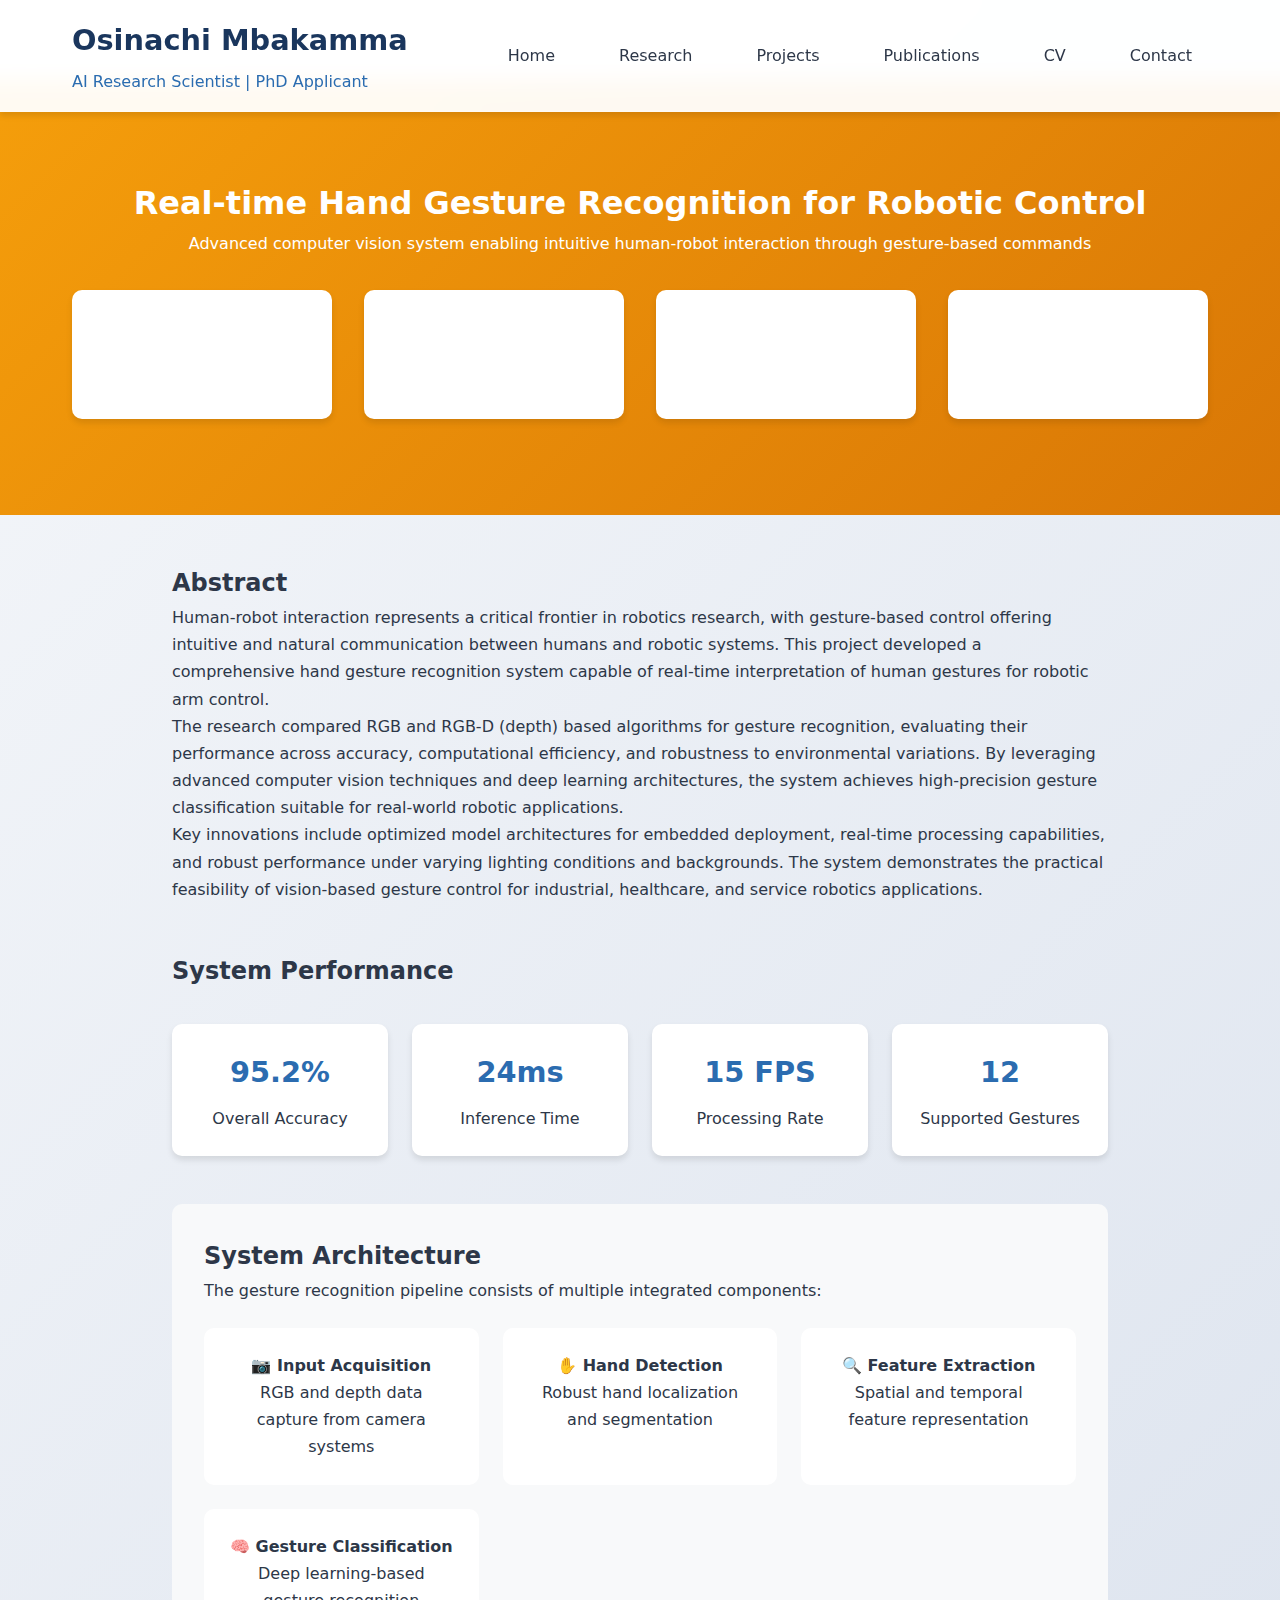
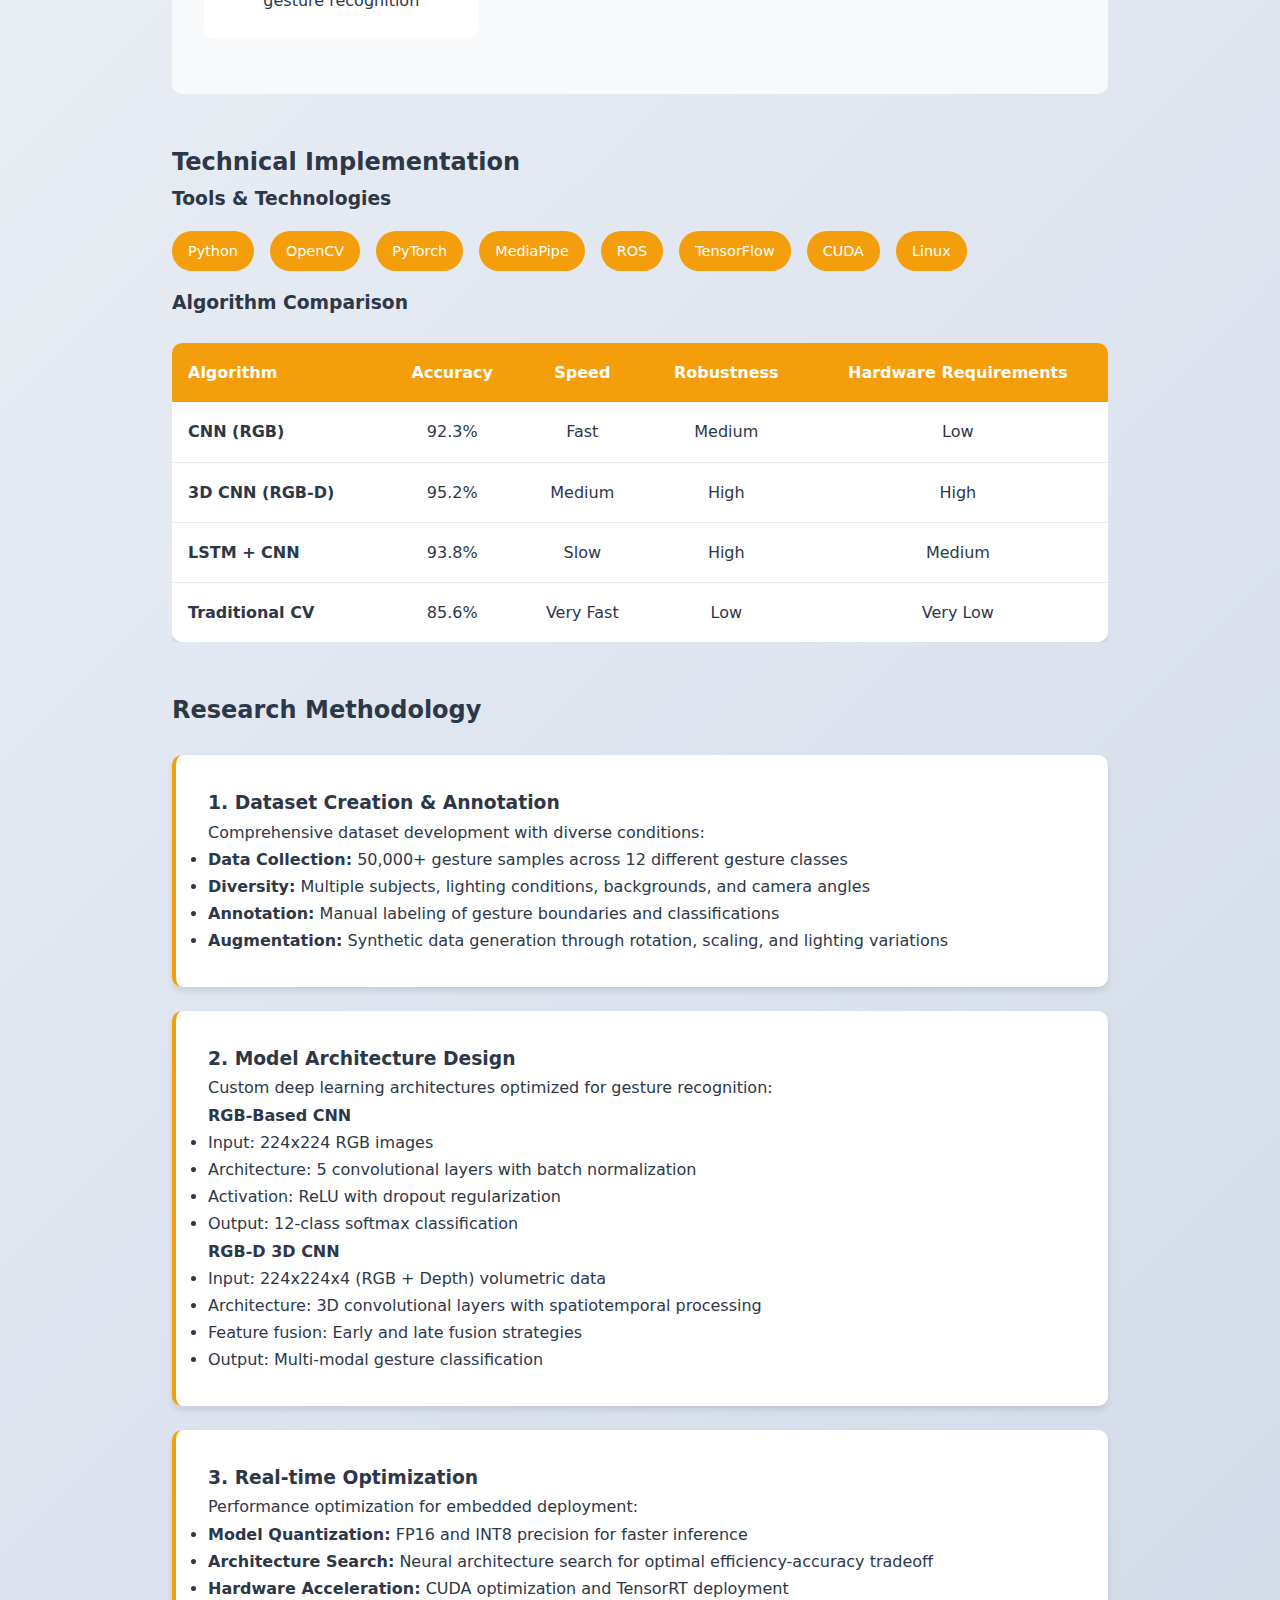
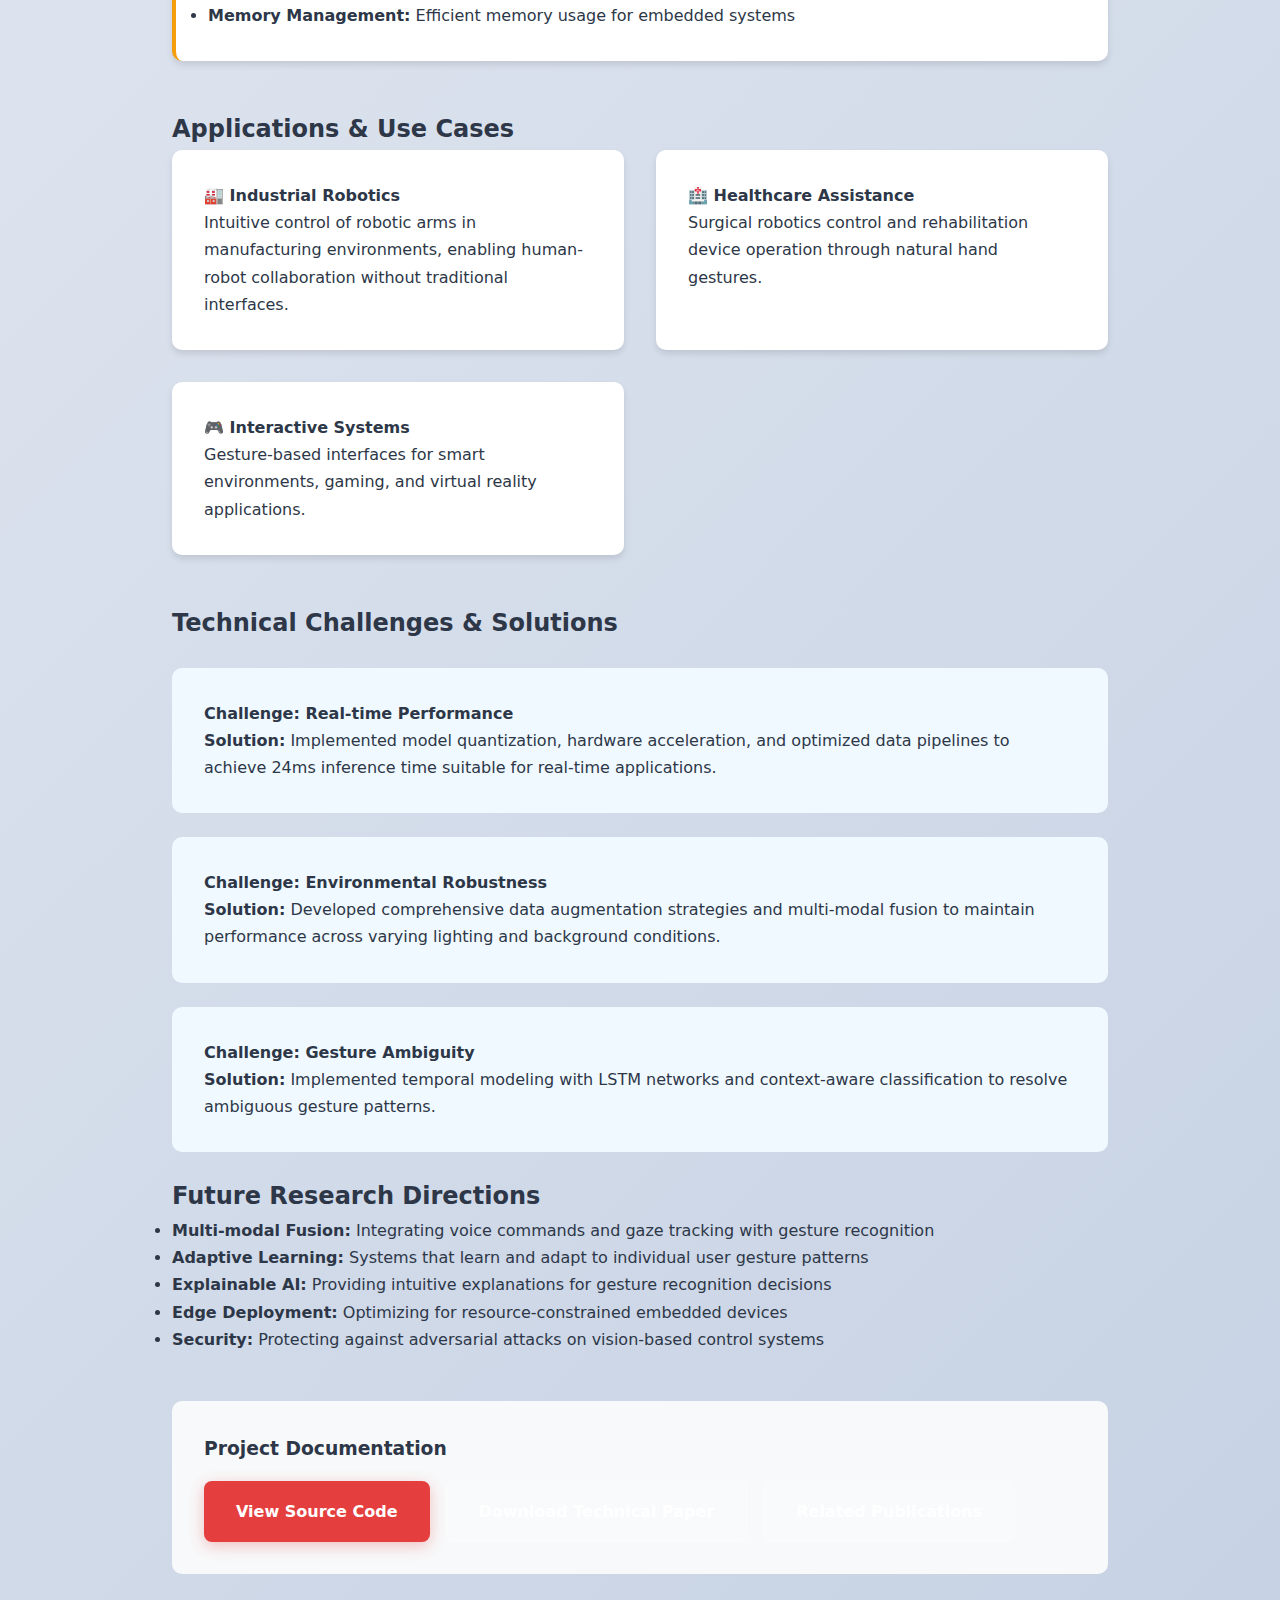
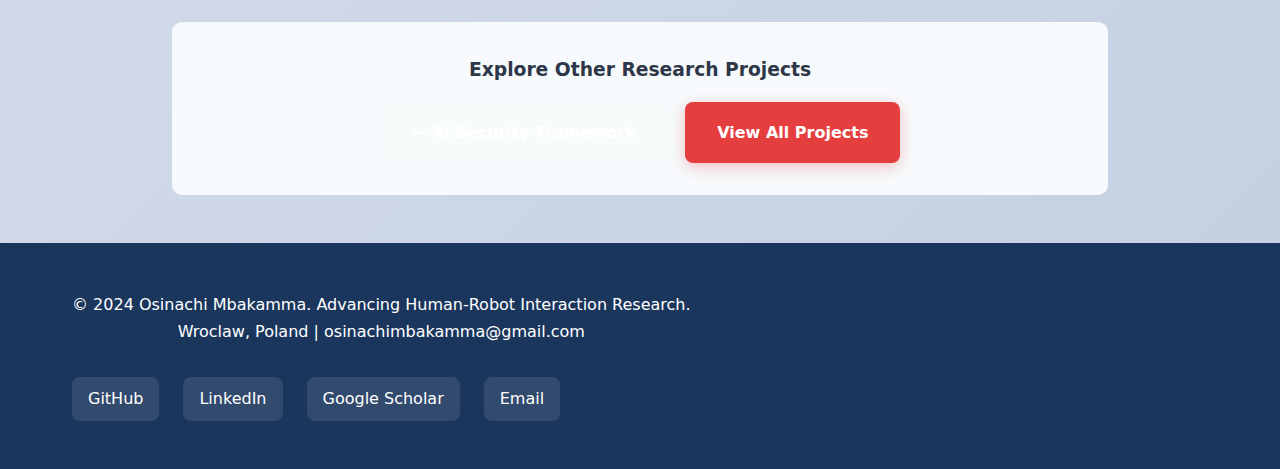
<file: projects/gesture-recognition.html>
<!DOCTYPE html>
<html lang="en">
<head>
    <meta charset="UTF-8">
    <meta name="viewport" content="width=device-width, initial-scale=1.0">
    <title>Gesture Recognition System - Osinachi Mbakamma | Embedded AI Research</title>
    <meta name="description" content="Real-time Hand Gesture Recognition for Robotic Control - Embedded AI Project">
    <link rel="stylesheet" href="../assets/css/style.css">
    <style>
        .project-hero {
            background: linear-gradient(135deg, #f59e0b 0%, #d97706 100%);
            color: white;
            padding: 6rem 0 4rem;
            margin-top: 80px;
            text-align: center;
        }
        .project-content {
            max-width: 1000px;
            margin: 0 auto;
            padding: 3rem 2rem;
        }
        .project-meta {
            display: flex;
            gap: 2rem;
            margin: 2rem 0;
            flex-wrap: wrap;
        }
        .meta-card {
            background: white;
            padding: 1.5rem;
            border-radius: 10px;
            box-shadow: 0 4px 6px rgba(0,0,0,0.1);
            flex: 1;
            min-width: 200px;
        }
        .performance-metrics {
            display: grid;
            grid-template-columns: repeat(auto-fit, minmax(200px, 1fr));
            gap: 1.5rem;
            margin: 2rem 0;
        }
        .metric-card {
            background: white;
            padding: 1.5rem;
            border-radius: 10px;
            box-shadow: 0 4px 6px rgba(0,0,0,0.1);
            text-align: center;
        }
        .metric-value {
            font-size: 1.8rem;
            font-weight: 800;
            color: var(--secondary-color);
            margin-bottom: 0.5rem;
        }
        .methodology-step {
            background: white;
            padding: 2rem;
            margin: 1.5rem 0;
            border-radius: 10px;
            box-shadow: 0 4px 6px rgba(0,0,0,0.1);
            border-left: 4px solid #f59e0b;
        }
        .comparison-table {
            overflow-x: auto;
            margin: 1.5rem 0;
        }
        .tech-stack {
            display: flex;
            gap: 1rem;
            flex-wrap: wrap;
            margin: 1rem 0;
        }
        .tech-tag {
            background: #f59e0b;
            color: white;
            padding: 0.5rem 1rem;
            border-radius: 20px;
            font-size: 0.9rem;
        }
        .system-architecture {
            background: #f8f9fa;
            padding: 2rem;
            border-radius: 10px;
            margin: 2rem 0;
        }
    </style>
</head>
<body>
    <header>
        <div class="container">
            <div class="header-content">
                <div class="logo">
                    <h1>Osinachi Mbakamma</h1>
                    <p class="subtitle">AI Research Scientist | PhD Applicant</p>
                </div>
                <nav>
                    <a href="../index.html">Home</a>
                    <a href="../research.html">Research</a>
                    <a href="../projects.html">Projects</a>
                    <a href="../publications.html">Publications</a>
                    <a href="../cv.html">CV</a>
                    <a href="../contact.html">Contact</a>
                </nav>
            </div>
        </div>
    </header>

    <!-- Project Hero -->
    <section class="project-hero">
        <div class="container">
            <h1>Real-time Hand Gesture Recognition for Robotic Control</h1>
            <p>Advanced computer vision system enabling intuitive human-robot interaction through gesture-based commands</p>
            <div class="project-meta">
                <div class="meta-card">
                    <strong>Status</strong>
                    <div>Completed</div>
                </div>
                <div class="meta-card">
                    <strong>Domain</strong>
                    <div>Computer Vision & Robotics</div>
                </div>
                <div class="meta-card">
                    <strong>Application</strong>
                    <div>Human-Robot Interaction</div>
                </div>
                <div class="meta-card">
                    <strong>Institution</strong>
                    <div>Wroclaw University of Science and Technology</div>
                </div>
            </div>
        </div>
    </section>

    <main class="project-content">
        <!-- Abstract -->
        <section>
            <h2>Abstract</h2>
            <p>Human-robot interaction represents a critical frontier in robotics research, with gesture-based control offering intuitive and natural communication between humans and robotic systems. This project developed a comprehensive hand gesture recognition system capable of real-time interpretation of human gestures for robotic arm control.</p>
            
            <p>The research compared RGB and RGB-D (depth) based algorithms for gesture recognition, evaluating their performance across accuracy, computational efficiency, and robustness to environmental variations. By leveraging advanced computer vision techniques and deep learning architectures, the system achieves high-precision gesture classification suitable for real-world robotic applications.</p>
            
            <p>Key innovations include optimized model architectures for embedded deployment, real-time processing capabilities, and robust performance under varying lighting conditions and backgrounds. The system demonstrates the practical feasibility of vision-based gesture control for industrial, healthcare, and service robotics applications.</p>
        </section>

        <!-- Performance Metrics -->
        <section style="margin: 3rem 0;">
            <h2>System Performance</h2>
            <div class="performance-metrics">
                <div class="metric-card">
                    <div class="metric-value">95.2%</div>
                    <div>Overall Accuracy</div>
                </div>
                <div class="metric-card">
                    <div class="metric-value">24ms</div>
                    <div>Inference Time</div>
                </div>
                <div class="metric-card">
                    <div class="metric-value">15 FPS</div>
                    <div>Processing Rate</div>
                </div>
                <div class="metric-card">
                    <div class="metric-value">12</div>
                    <div>Supported Gestures</div>
                </div>
            </div>
        </section>

        <!-- System Architecture -->
        <section class="system-architecture">
            <h2>System Architecture</h2>
            <p>The gesture recognition pipeline consists of multiple integrated components:</p>
            
            <div style="display: grid; grid-template-columns: repeat(auto-fit, minmax(250px, 1fr)); gap: 1.5rem; margin: 1.5rem 0;">
                <div style="background: white; padding: 1.5rem; border-radius: 10px; text-align: center;">
                    <h4>📷 Input Acquisition</h4>
                    <p>RGB and depth data capture from camera systems</p>
                </div>
                <div style="background: white; padding: 1.5rem; border-radius: 10px; text-align: center;">
                    <h4>✋ Hand Detection</h4>
                    <p>Robust hand localization and segmentation</p>
                </div>
                <div style="background: white; padding: 1.5rem; border-radius: 10px; text-align: center;">
                    <h4>🔍 Feature Extraction</h4>
                    <p>Spatial and temporal feature representation</p>
                </div>
                <div style="background: white; padding: 1.5rem; border-radius: 10px; text-align: center;">
                    <h4>🧠 Gesture Classification</h4>
                    <p>Deep learning-based gesture recognition</p>
                </div>
            </div>
        </section>

        <!-- Technical Implementation -->
        <section style="margin: 3rem 0;">
            <h2>Technical Implementation</h2>
            
            <h3>Tools & Technologies</h3>
            <div class="tech-stack">
                <span class="tech-tag">Python</span>
                <span class="tech-tag">OpenCV</span>
                <span class="tech-tag">PyTorch</span>
                <span class="tech-tag">MediaPipe</span>
                <span class="tech-tag">ROS</span>
                <span class="tech-tag">TensorFlow</span>
                <span class="tech-tag">CUDA</span>
                <span class="tech-tag">Linux</span>
            </div>

            <h3>Algorithm Comparison</h3>
            <div class="comparison-table">
                <table style="width: 100%; border-collapse: collapse; background: white; border-radius: 10px; overflow: hidden; box-shadow: 0 4px 6px rgba(0,0,0,0.1);">
                    <thead style="background: #f59e0b; color: white;">
                        <tr>
                            <th style="padding: 1rem; text-align: left;">Algorithm</th>
                            <th style="padding: 1rem; text-align: center;">Accuracy</th>
                            <th style="padding: 1rem; text-align: center;">Speed</th>
                            <th style="padding: 1rem; text-align: center;">Robustness</th>
                            <th style="padding: 1rem; text-align: center;">Hardware Requirements</th>
                        </tr>
                    </thead>
                    <tbody>
                        <tr style="border-bottom: 1px solid #eee;">
                            <td style="padding: 1rem; font-weight: 600;">CNN (RGB)</td>
                            <td style="padding: 1rem; text-align: center;">92.3%</td>
                            <td style="padding: 1rem; text-align: center;">Fast</td>
                            <td style="padding: 1rem; text-align: center;">Medium</td>
                            <td style="padding: 1rem; text-align: center;">Low</td>
                        </tr>
                        <tr style="border-bottom: 1px solid #eee;">
                            <td style="padding: 1rem; font-weight: 600;">3D CNN (RGB-D)</td>
                            <td style="padding: 1rem; text-align: center;">95.2%</td>
                            <td style="padding: 1rem; text-align: center;">Medium</td>
                            <td style="padding: 1rem; text-align: center;">High</td>
                            <td style="padding: 1rem; text-align: center;">High</td>
                        </tr>
                        <tr style="border-bottom: 1px solid #eee;">
                            <td style="padding: 1rem; font-weight: 600;">LSTM + CNN</td>
                            <td style="padding: 1rem; text-align: center;">93.8%</td>
                            <td style="padding: 1rem; text-align: center;">Slow</td>
                            <td style="padding: 1rem; text-align: center;">High</td>
                            <td style="padding: 1rem; text-align: center;">Medium</td>
                        </tr>
                        <tr>
                            <td style="padding: 1rem; font-weight: 600;">Traditional CV</td>
                            <td style="padding: 1rem; text-align: center;">85.6%</td>
                            <td style="padding: 1rem; text-align: center;">Very Fast</td>
                            <td style="padding: 1rem; text-align: center;">Low</td>
                            <td style="padding: 1rem; text-align: center;">Very Low</td>
                        </tr>
                    </tbody>
                </table>
            </div>
        </section>

        <!-- Methodology -->
        <section>
            <h2>Research Methodology</h2>
            
            <div class="methodology-step">
                <h3>1. Dataset Creation & Annotation</h3>
                <p>Comprehensive dataset development with diverse conditions:</p>
                <ul>
                    <li><strong>Data Collection:</strong> 50,000+ gesture samples across 12 different gesture classes</li>
                    <li><strong>Diversity:</strong> Multiple subjects, lighting conditions, backgrounds, and camera angles</li>
                    <li><strong>Annotation:</strong> Manual labeling of gesture boundaries and classifications</li>
                    <li><strong>Augmentation:</strong> Synthetic data generation through rotation, scaling, and lighting variations</li>
                </ul>
            </div>

            <div class="methodology-step">
                <h3>2. Model Architecture Design</h3>
                <p>Custom deep learning architectures optimized for gesture recognition:</p>
                
                <h4>RGB-Based CNN</h4>
                <ul>
                    <li>Input: 224x224 RGB images</li>
                    <li>Architecture: 5 convolutional layers with batch normalization</li>
                    <li>Activation: ReLU with dropout regularization</li>
                    <li>Output: 12-class softmax classification</li>
                </ul>
                
                <h4>RGB-D 3D CNN</h4>
                <ul>
                    <li>Input: 224x224x4 (RGB + Depth) volumetric data</li>
                    <li>Architecture: 3D convolutional layers with spatiotemporal processing</li>
                    <li>Feature fusion: Early and late fusion strategies</li>
                    <li>Output: Multi-modal gesture classification</li>
                </ul>
            </div>

            <div class="methodology-step">
                <h3>3. Real-time Optimization</h3>
                <p>Performance optimization for embedded deployment:</p>
                <ul>
                    <li><strong>Model Quantization:</strong> FP16 and INT8 precision for faster inference</li>
                    <li><strong>Architecture Search:</strong> Neural architecture search for optimal efficiency-accuracy tradeoff</li>
                    <li><strong>Hardware Acceleration:</strong> CUDA optimization and TensorRT deployment</li>
                    <li><strong>Memory Management:</strong> Efficient memory usage for embedded systems</li>
                </ul>
            </div>
        </section>

        <!-- Applications -->
        <section style="margin: 3rem 0;">
            <h2>Applications & Use Cases</h2>
            
            <div style="display: grid; grid-template-columns: repeat(auto-fit, minmax(300px, 1fr)); gap: 2rem;">
                <div style="background: white; padding: 2rem; border-radius: 10px; box-shadow: 0 4px 6px rgba(0,0,0,0.1);">
                    <h4>🏭 Industrial Robotics</h4>
                    <p>Intuitive control of robotic arms in manufacturing environments, enabling human-robot collaboration without traditional interfaces.</p>
                </div>
                <div style="background: white; padding: 2rem; border-radius: 10px; box-shadow: 0 4px 6px rgba(0,0,0,0.1);">
                    <h4>🏥 Healthcare Assistance</h4>
                    <p>Surgical robotics control and rehabilitation device operation through natural hand gestures.</p>
                </div>
                <div style="background: white; padding: 2rem; border-radius: 10px; box-shadow: 0 4px 6px rgba(0,0,0,0.1);">
                    <h4>🎮 Interactive Systems</h4>
                    <p>Gesture-based interfaces for smart environments, gaming, and virtual reality applications.</p>
                </div>
            </div>
        </section>

        <!-- Challenges & Solutions -->
        <section>
            <h2>Technical Challenges & Solutions</h2>
            
            <div style="background: #f0f9ff; padding: 2rem; border-radius: 10px; margin: 1.5rem 0;">
                <h4>Challenge: Real-time Performance</h4>
                <p><strong>Solution:</strong> Implemented model quantization, hardware acceleration, and optimized data pipelines to achieve 24ms inference time suitable for real-time applications.</p>
            </div>

            <div style="background: #f0f9ff; padding: 2rem; border-radius: 10px; margin: 1.5rem 0;">
                <h4>Challenge: Environmental Robustness</h4>
                <p><strong>Solution:</strong> Developed comprehensive data augmentation strategies and multi-modal fusion to maintain performance across varying lighting and background conditions.</p>
            </div>

            <div style="background: #f0f9ff; padding: 2rem; border-radius: 10px; margin: 1.5rem 0;">
                <h4>Challenge: Gesture Ambiguity</h4>
                <p><strong>Solution:</strong> Implemented temporal modeling with LSTM networks and context-aware classification to resolve ambiguous gesture patterns.</p>
            </div>
        </section>

        <!-- Future Work -->
        <section>
            <h2>Future Research Directions</h2>
            <ul>
                <li><strong>Multi-modal Fusion:</strong> Integrating voice commands and gaze tracking with gesture recognition</li>
                <li><strong>Adaptive Learning:</strong> Systems that learn and adapt to individual user gesture patterns</li>
                <li><strong>Explainable AI:</strong> Providing intuitive explanations for gesture recognition decisions</li>
                <li><strong>Edge Deployment:</strong> Optimizing for resource-constrained embedded devices</li>
                <li><strong>Security:</strong> Protecting against adversarial attacks on vision-based control systems</li>
            </ul>
        </section>

        <!-- Project Resources -->
        <section style="background: #f8f9fa; padding: 2rem; border-radius: 10px; margin: 3rem 0;">
            <h3>Project Documentation</h3>
            <div style="display: flex; gap: 1rem; flex-wrap: wrap; margin-top: 1rem;">
                <a href="https://github.com/osinachix/gesture-recognition" class="btn primary">View Source Code</a>
                <a href="../assets/pdf/gesture-recognition-thesis.pdf" class="btn secondary">Download Technical Paper</a>
                <a href="../publications.html" class="btn secondary">Related Publications</a>
            </div>
        </section>

        <!-- Navigation -->
        <section style="text-align: center; margin-top: 3rem; padding: 2rem; background: var(--light-color); border-radius: 10px;">
            <h3>Explore Other Research Projects</h3>
            <div style="display: flex; gap: 1rem; justify-content: center; flex-wrap: wrap; margin-top: 1rem;">
                <a href="ai-security.html" class="btn secondary">← AI Security Framework</a>
                <a href="../projects.html" class="btn primary">View All Projects</a>
            </div>
        </section>
    </main>

    <footer>
        <div class="container">
            <div class="footer-content">
                <div class="footer-info">
                    <p>&copy; 2024 Osinachi Mbakamma. Advancing Human-Robot Interaction Research.</p>
                    <p>Wroclaw, Poland | osinachimbakamma@gmail.com</p>
                </div>
                <div class="social-links">
                    <a href="https://github.com/osinachix">GitHub</a>
                    <a href="https://linkedin.com/in/yourprofile">LinkedIn</a>
                    <a href="https://scholar.google.com/citations?user=YOUR_ID">Google Scholar</a>
                    <a href="mailto:osinachimbakamma@gmail.com">Email</a>
                </div>
            </div>
        </div>
    </footer>

    <script src="../assets/js/main.js"></script>
</body>
</html>
</file>
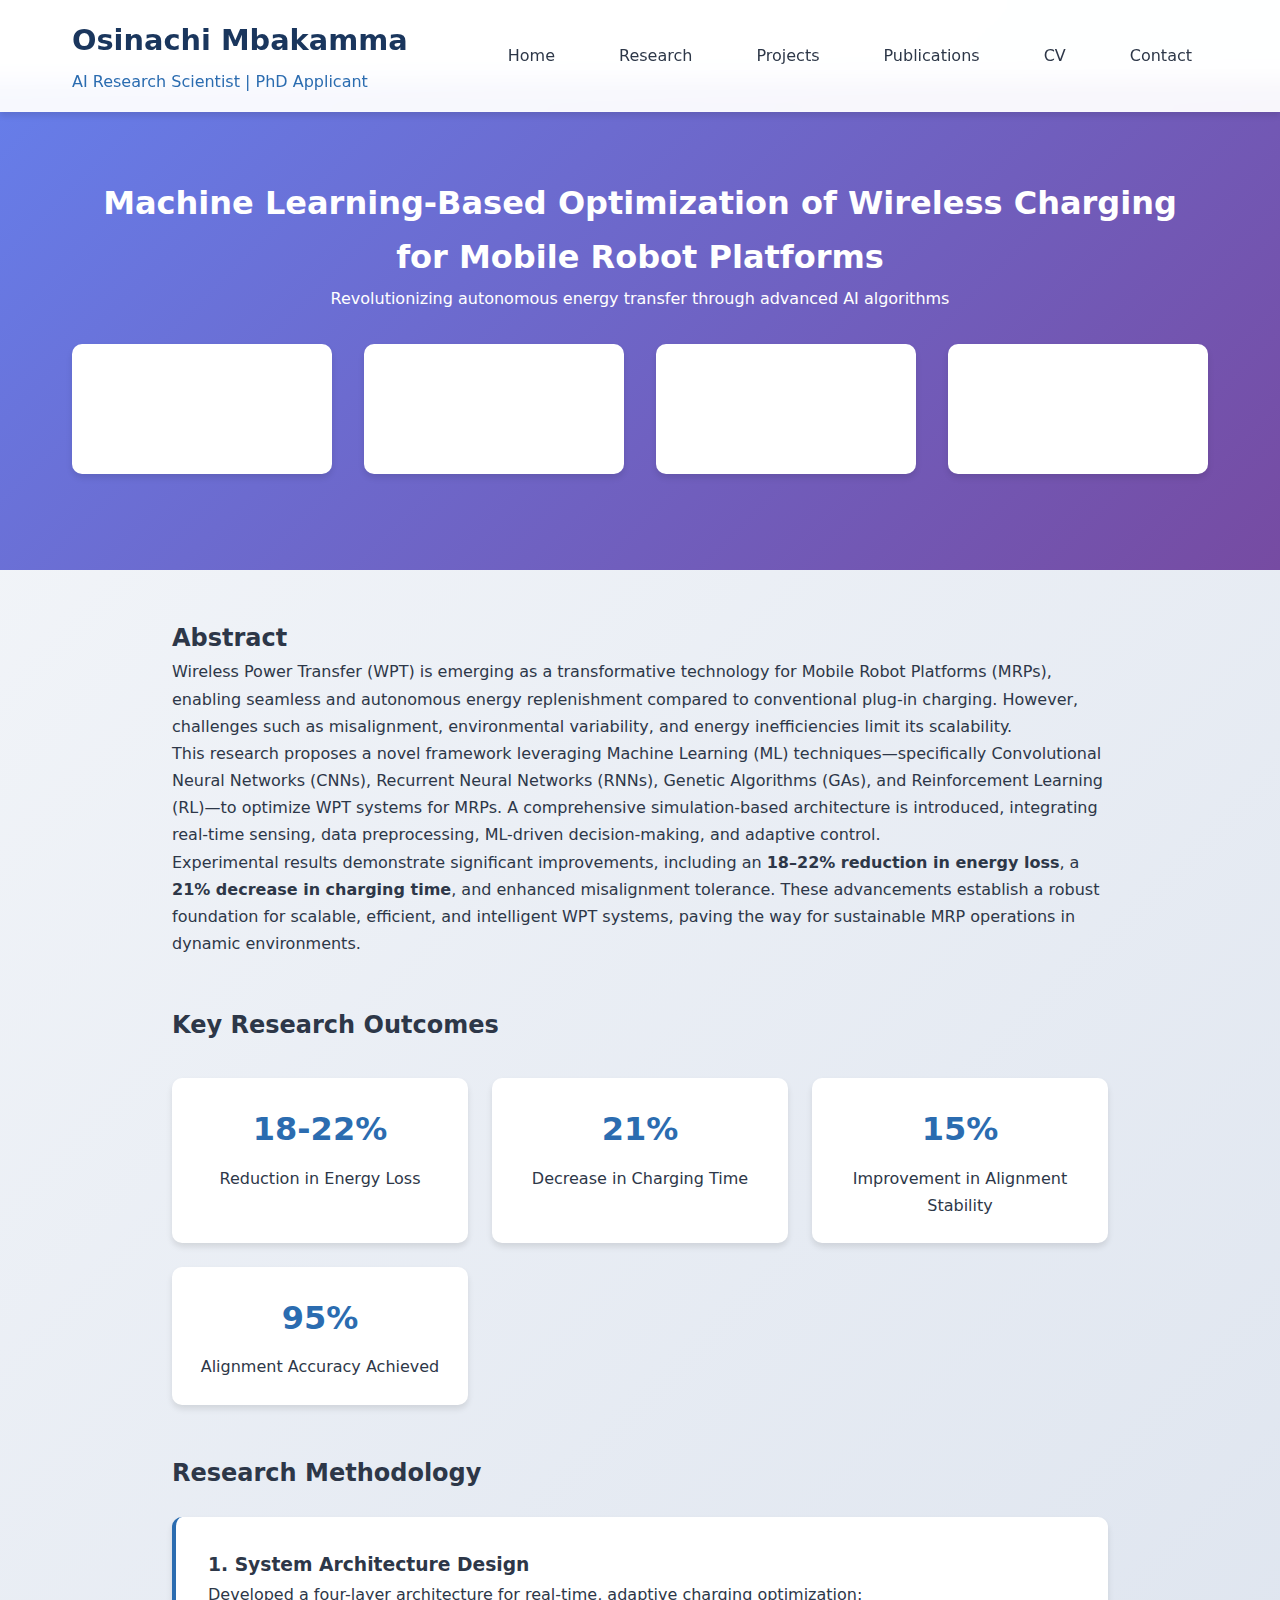
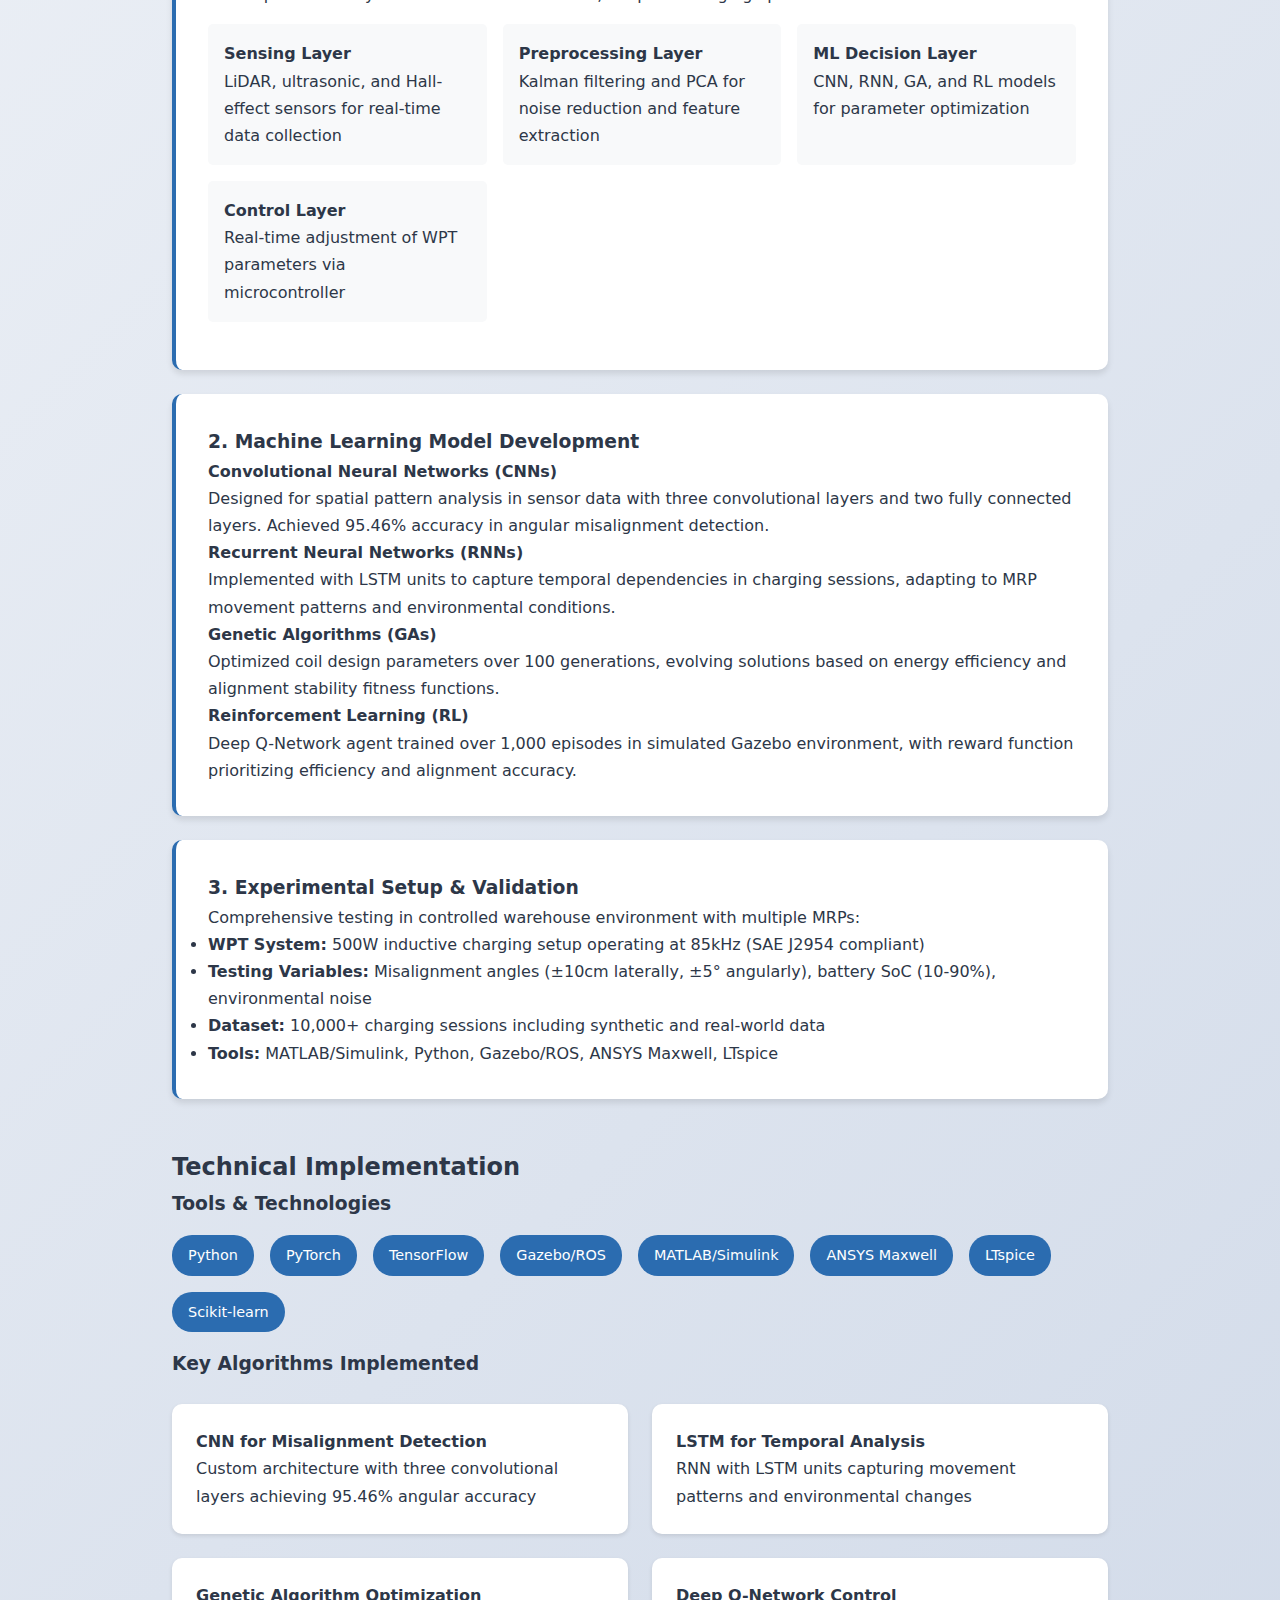
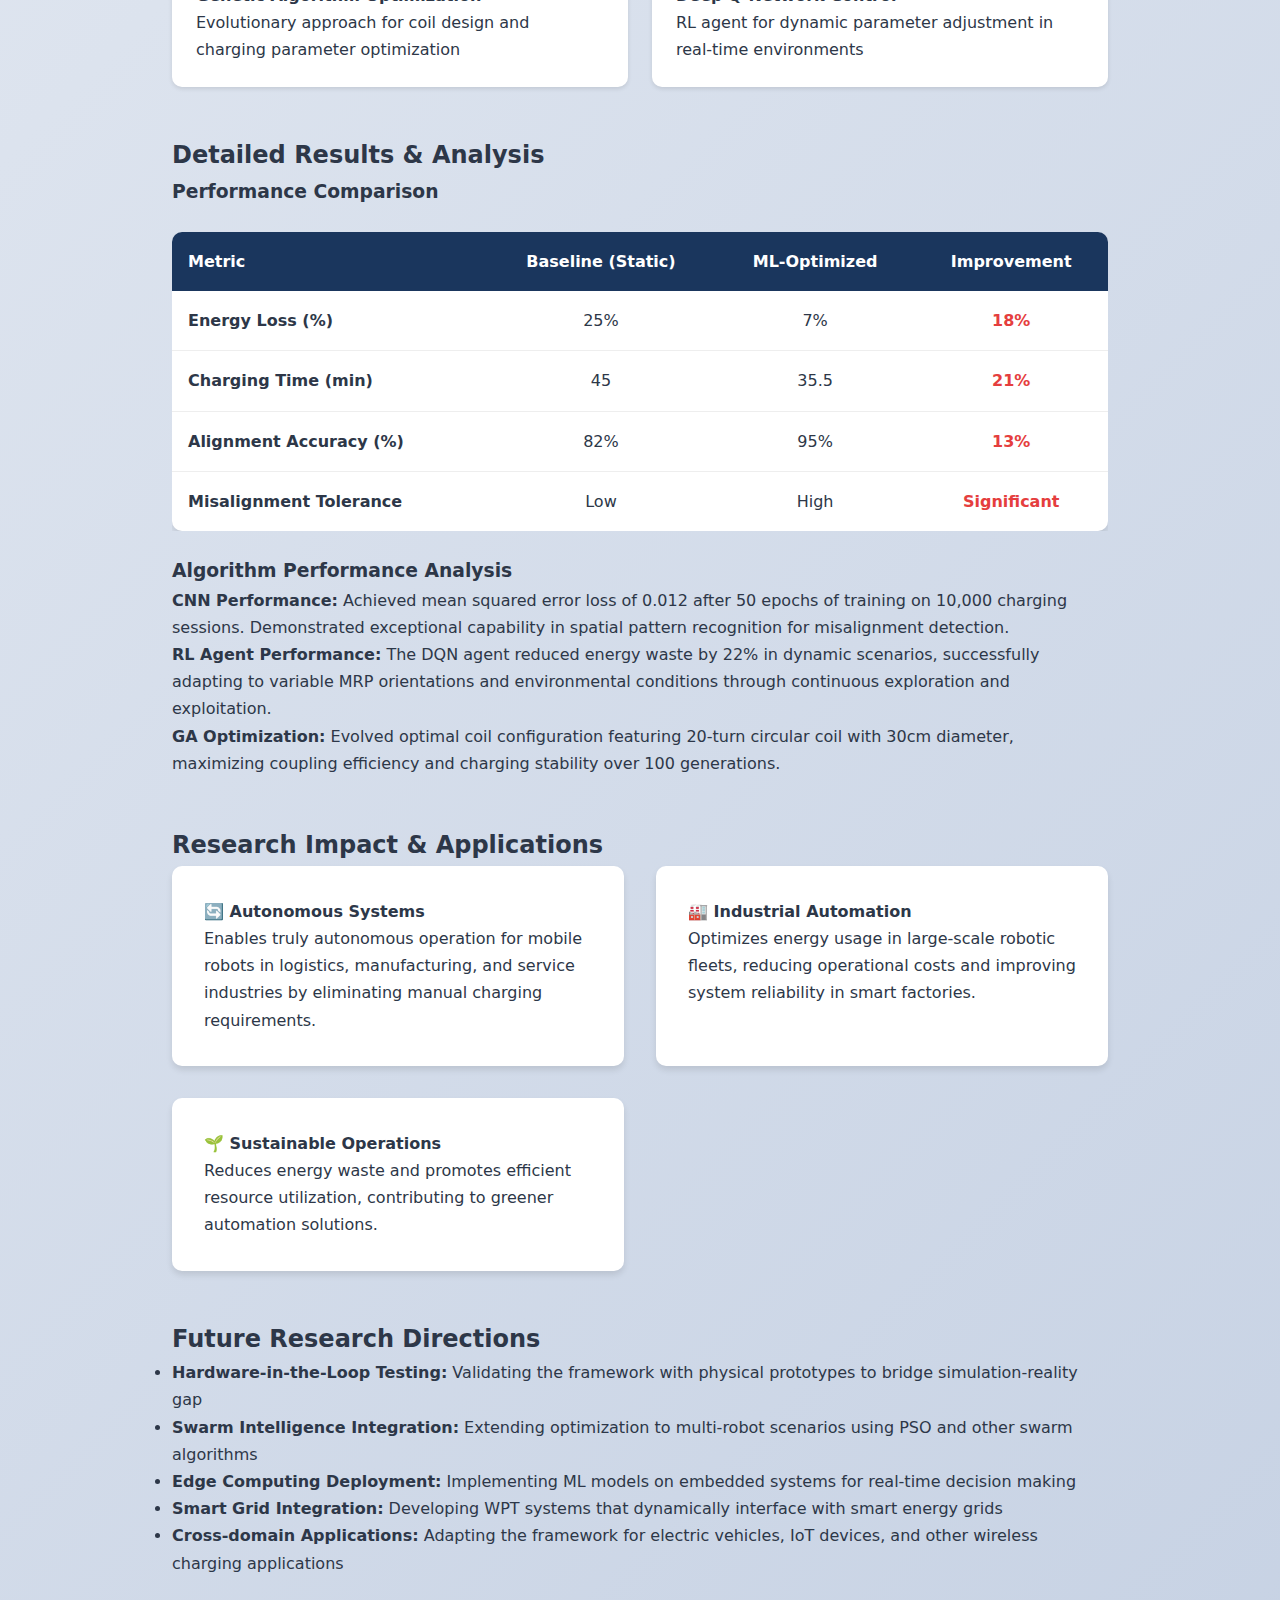
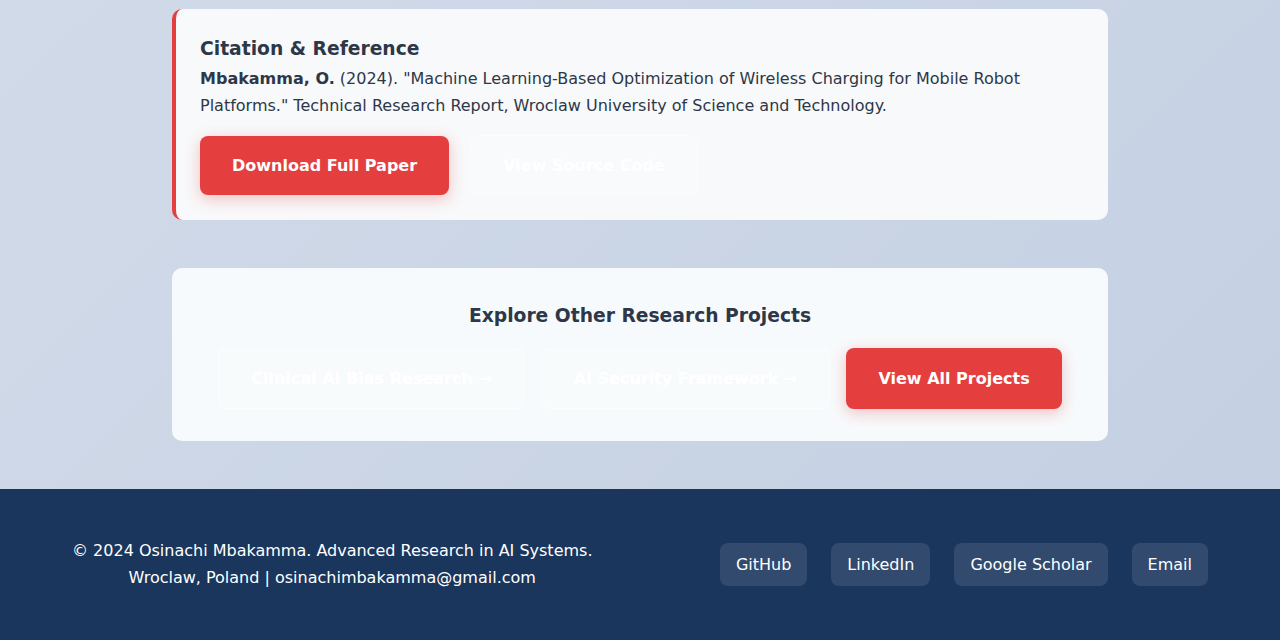
<file: projects/wireless-charging.html>
<!DOCTYPE html>
<html lang="en">
<head>
    <meta charset="UTF-8">
    <meta name="viewport" content="width=device-width, initial-scale=1.0">
    <title>Wireless Charging Optimization - Osinachi Mbakamma | AI Research</title>
    <meta name="description" content="Machine Learning-Based Optimization of Wireless Charging for Mobile Robot Platforms - Research Project">
    <link rel="stylesheet" href="../assets/css/style.css">
    <style>
        .project-hero {
            background: linear-gradient(135deg, #667eea 0%, #764ba2 100%);
            color: white;
            padding: 6rem 0 4rem;
            margin-top: 80px;
            text-align: center;
        }
        .project-content {
            max-width: 1000px;
            margin: 0 auto;
            padding: 3rem 2rem;
        }
        .project-meta {
            display: flex;
            gap: 2rem;
            margin: 2rem 0;
            flex-wrap: wrap;
        }
        .meta-card {
            background: white;
            padding: 1.5rem;
            border-radius: 10px;
            box-shadow: 0 4px 6px rgba(0,0,0,0.1);
            flex: 1;
            min-width: 200px;
        }
        .results-grid {
            display: grid;
            grid-template-columns: repeat(auto-fit, minmax(250px, 1fr));
            gap: 1.5rem;
            margin: 2rem 0;
        }
        .result-card {
            background: white;
            padding: 1.5rem;
            border-radius: 10px;
            box-shadow: 0 4px 6px rgba(0,0,0,0.1);
            text-align: center;
        }
        .result-value {
            font-size: 2rem;
            font-weight: 800;
            color: var(--secondary-color);
            margin-bottom: 0.5rem;
        }
        .methodology-step {
            background: white;
            padding: 2rem;
            margin: 1.5rem 0;
            border-radius: 10px;
            box-shadow: 0 4px 6px rgba(0,0,0,0.1);
            border-left: 4px solid var(--secondary-color);
        }
        .tech-stack {
            display: flex;
            gap: 1rem;
            flex-wrap: wrap;
            margin: 1rem 0;
        }
        .tech-tag {
            background: var(--secondary-color);
            color: white;
            padding: 0.5rem 1rem;
            border-radius: 20px;
            font-size: 0.9rem;
        }
        .citation {
            background: #f8f9fa;
            padding: 1.5rem;
            border-radius: 10px;
            border-left: 4px solid var(--accent-color);
            margin: 2rem 0;
        }
    </style>
</head>
<body>
    <header>
        <div class="container">
            <div class="header-content">
                <div class="logo">
                    <h1>Osinachi Mbakamma</h1>
                    <p class="subtitle">AI Research Scientist | PhD Applicant</p>
                </div>
                <nav>
                    <a href="../index.html">Home</a>
                    <a href="../research.html">Research</a>
                    <a href="../projects.html">Projects</a>
                    <a href="../publications.html">Publications</a>
                    <a href="../cv.html">CV</a>
                    <a href="../contact.html">Contact</a>
                </nav>
            </div>
        </div>
    </header>

    <!-- Project Hero -->
    <section class="project-hero">
        <div class="container">
            <h1>Machine Learning-Based Optimization of Wireless Charging for Mobile Robot Platforms</h1>
            <p>Revolutionizing autonomous energy transfer through advanced AI algorithms</p>
            <div class="project-meta">
                <div class="meta-card">
                    <strong>Status</strong>
                    <div>Research Completed</div>
                </div>
                <div class="meta-card">
                    <strong>Timeline</strong>
                    <div>6 Months</div>
                </div>
                <div class="meta-card">
                    <strong>Domain</strong>
                    <div>Embedded AI & Robotics</div>
                </div>
                <div class="meta-card">
                    <strong>Institution</strong>
                    <div>Wroclaw University of Science and Technology</div>
                </div>
            </div>
        </div>
    </section>

    <main class="project-content">
        <!-- Abstract -->
        <section>
            <h2>Abstract</h2>
            <p>Wireless Power Transfer (WPT) is emerging as a transformative technology for Mobile Robot Platforms (MRPs), enabling seamless and autonomous energy replenishment compared to conventional plug-in charging. However, challenges such as misalignment, environmental variability, and energy inefficiencies limit its scalability.</p>
            
            <p>This research proposes a novel framework leveraging Machine Learning (ML) techniques—specifically Convolutional Neural Networks (CNNs), Recurrent Neural Networks (RNNs), Genetic Algorithms (GAs), and Reinforcement Learning (RL)—to optimize WPT systems for MRPs. A comprehensive simulation-based architecture is introduced, integrating real-time sensing, data preprocessing, ML-driven decision-making, and adaptive control.</p>
            
            <p>Experimental results demonstrate significant improvements, including an <strong>18–22% reduction in energy loss</strong>, a <strong>21% decrease in charging time</strong>, and enhanced misalignment tolerance. These advancements establish a robust foundation for scalable, efficient, and intelligent WPT systems, paving the way for sustainable MRP operations in dynamic environments.</p>
        </section>

        <!-- Key Results -->
        <section style="margin: 3rem 0;">
            <h2>Key Research Outcomes</h2>
            <div class="results-grid">
                <div class="result-card">
                    <div class="result-value">18-22%</div>
                    <div>Reduction in Energy Loss</div>
                </div>
                <div class="result-card">
                    <div class="result-value">21%</div>
                    <div>Decrease in Charging Time</div>
                </div>
                <div class="result-card">
                    <div class="result-value">15%</div>
                    <div>Improvement in Alignment Stability</div>
                </div>
                <div class="result-card">
                    <div class="result-value">95%</div>
                    <div>Alignment Accuracy Achieved</div>
                </div>
            </div>
        </section>

        <!-- Methodology -->
        <section>
            <h2>Research Methodology</h2>
            
            <div class="methodology-step">
                <h3>1. System Architecture Design</h3>
                <p>Developed a four-layer architecture for real-time, adaptive charging optimization:</p>
                <div style="display: grid; grid-template-columns: repeat(auto-fit, minmax(250px, 1fr)); gap: 1rem; margin: 1rem 0;">
                    <div style="background: #f8f9fa; padding: 1rem; border-radius: 5px;">
                        <strong>Sensing Layer</strong>
                        <p>LiDAR, ultrasonic, and Hall-effect sensors for real-time data collection</p>
                    </div>
                    <div style="background: #f8f9fa; padding: 1rem; border-radius: 5px;">
                        <strong>Preprocessing Layer</strong>
                        <p>Kalman filtering and PCA for noise reduction and feature extraction</p>
                    </div>
                    <div style="background: #f8f9fa; padding: 1rem; border-radius: 5px;">
                        <strong>ML Decision Layer</strong>
                        <p>CNN, RNN, GA, and RL models for parameter optimization</p>
                    </div>
                    <div style="background: #f8f9fa; padding: 1rem; border-radius: 5px;">
                        <strong>Control Layer</strong>
                        <p>Real-time adjustment of WPT parameters via microcontroller</p>
                    </div>
                </div>
            </div>

            <div class="methodology-step">
                <h3>2. Machine Learning Model Development</h3>
                
                <h4>Convolutional Neural Networks (CNNs)</h4>
                <p>Designed for spatial pattern analysis in sensor data with three convolutional layers and two fully connected layers. Achieved 95.46% accuracy in angular misalignment detection.</p>
                
                <h4>Recurrent Neural Networks (RNNs)</h4>
                <p>Implemented with LSTM units to capture temporal dependencies in charging sessions, adapting to MRP movement patterns and environmental conditions.</p>
                
                <h4>Genetic Algorithms (GAs)</h4>
                <p>Optimized coil design parameters over 100 generations, evolving solutions based on energy efficiency and alignment stability fitness functions.</p>
                
                <h4>Reinforcement Learning (RL)</h4>
                <p>Deep Q-Network agent trained over 1,000 episodes in simulated Gazebo environment, with reward function prioritizing efficiency and alignment accuracy.</p>
            </div>

            <div class="methodology-step">
                <h3>3. Experimental Setup & Validation</h3>
                <p>Comprehensive testing in controlled warehouse environment with multiple MRPs:</p>
                <ul>
                    <li><strong>WPT System:</strong> 500W inductive charging setup operating at 85kHz (SAE J2954 compliant)</li>
                    <li><strong>Testing Variables:</strong> Misalignment angles (±10cm laterally, ±5° angularly), battery SoC (10-90%), environmental noise</li>
                    <li><strong>Dataset:</strong> 10,000+ charging sessions including synthetic and real-world data</li>
                    <li><strong>Tools:</strong> MATLAB/Simulink, Python, Gazebo/ROS, ANSYS Maxwell, LTspice</li>
                </ul>
            </div>
        </section>

        <!-- Technical Implementation -->
        <section style="margin: 3rem 0;">
            <h2>Technical Implementation</h2>
            
            <h3>Tools & Technologies</h3>
            <div class="tech-stack">
                <span class="tech-tag">Python</span>
                <span class="tech-tag">PyTorch</span>
                <span class="tech-tag">TensorFlow</span>
                <span class="tech-tag">Gazebo/ROS</span>
                <span class="tech-tag">MATLAB/Simulink</span>
                <span class="tech-tag">ANSYS Maxwell</span>
                <span class="tech-tag">LTspice</span>
                <span class="tech-tag">Scikit-learn</span>
            </div>

            <h3>Key Algorithms Implemented</h3>
            <div style="display: grid; grid-template-columns: repeat(auto-fit, minmax(300px, 1fr)); gap: 1.5rem; margin: 1.5rem 0;">
                <div style="background: white; padding: 1.5rem; border-radius: 10px; box-shadow: 0 2px 4px rgba(0,0,0,0.1);">
                    <h4>CNN for Misalignment Detection</h4>
                    <p>Custom architecture with three convolutional layers achieving 95.46% angular accuracy</p>
                </div>
                <div style="background: white; padding: 1.5rem; border-radius: 10px; box-shadow: 0 2px 4px rgba(0,0,0,0.1);">
                    <h4>LSTM for Temporal Analysis</h4>
                    <p>RNN with LSTM units capturing movement patterns and environmental changes</p>
                </div>
                <div style="background: white; padding: 1.5rem; border-radius: 10px; box-shadow: 0 2px 4px rgba(0,0,0,0.1);">
                    <h4>Genetic Algorithm Optimization</h4>
                    <p>Evolutionary approach for coil design and charging parameter optimization</p>
                </div>
                <div style="background: white; padding: 1.5rem; border-radius: 10px; box-shadow: 0 2px 4px rgba(0,0,0,0.1);">
                    <h4>Deep Q-Network Control</h4>
                    <p>RL agent for dynamic parameter adjustment in real-time environments</p>
                </div>
            </div>
        </section>

        <!-- Results & Analysis -->
        <section>
            <h2>Detailed Results & Analysis</h2>
            
            <h3>Performance Comparison</h3>
            <div style="overflow-x: auto; margin: 1.5rem 0;">
                <table style="width: 100%; border-collapse: collapse; background: white; border-radius: 10px; overflow: hidden; box-shadow: 0 4px 6px rgba(0,0,0,0.1);">
                    <thead style="background: var(--primary-color); color: white;">
                        <tr>
                            <th style="padding: 1rem; text-align: left;">Metric</th>
                            <th style="padding: 1rem; text-align: center;">Baseline (Static)</th>
                            <th style="padding: 1rem; text-align: center;">ML-Optimized</th>
                            <th style="padding: 1rem; text-align: center;">Improvement</th>
                        </tr>
                    </thead>
                    <tbody>
                        <tr style="border-bottom: 1px solid #eee;">
                            <td style="padding: 1rem; font-weight: 600;">Energy Loss (%)</td>
                            <td style="padding: 1rem; text-align: center;">25%</td>
                            <td style="padding: 1rem; text-align: center;">7%</td>
                            <td style="padding: 1rem; text-align: center; color: var(--accent-color); font-weight: 600;">18%</td>
                        </tr>
                        <tr style="border-bottom: 1px solid #eee;">
                            <td style="padding: 1rem; font-weight: 600;">Charging Time (min)</td>
                            <td style="padding: 1rem; text-align: center;">45</td>
                            <td style="padding: 1rem; text-align: center;">35.5</td>
                            <td style="padding: 1rem; text-align: center; color: var(--accent-color); font-weight: 600;">21%</td>
                        </tr>
                        <tr style="border-bottom: 1px solid #eee;">
                            <td style="padding: 1rem; font-weight: 600;">Alignment Accuracy (%)</td>
                            <td style="padding: 1rem; text-align: center;">82%</td>
                            <td style="padding: 1rem; text-align: center;">95%</td>
                            <td style="padding: 1rem; text-align: center; color: var(--accent-color); font-weight: 600;">13%</td>
                        </tr>
                        <tr>
                            <td style="padding: 1rem; font-weight: 600;">Misalignment Tolerance</td>
                            <td style="padding: 1rem; text-align: center;">Low</td>
                            <td style="padding: 1rem; text-align: center;">High</td>
                            <td style="padding: 1rem; text-align: center; color: var(--accent-color); font-weight: 600;">Significant</td>
                        </tr>
                    </tbody>
                </table>
            </div>

            <h3>Algorithm Performance Analysis</h3>
            <p><strong>CNN Performance:</strong> Achieved mean squared error loss of 0.012 after 50 epochs of training on 10,000 charging sessions. Demonstrated exceptional capability in spatial pattern recognition for misalignment detection.</p>
            
            <p><strong>RL Agent Performance:</strong> The DQN agent reduced energy waste by 22% in dynamic scenarios, successfully adapting to variable MRP orientations and environmental conditions through continuous exploration and exploitation.</p>
            
            <p><strong>GA Optimization:</strong> Evolved optimal coil configuration featuring 20-turn circular coil with 30cm diameter, maximizing coupling efficiency and charging stability over 100 generations.</p>
        </section>

        <!-- Impact & Applications -->
        <section style="margin: 3rem 0;">
            <h2>Research Impact & Applications</h2>
            
            <div style="display: grid; grid-template-columns: repeat(auto-fit, minmax(300px, 1fr)); gap: 2rem;">
                <div style="background: white; padding: 2rem; border-radius: 10px; box-shadow: 0 4px 6px rgba(0,0,0,0.1);">
                    <h4>🔄 Autonomous Systems</h4>
                    <p>Enables truly autonomous operation for mobile robots in logistics, manufacturing, and service industries by eliminating manual charging requirements.</p>
                </div>
                <div style="background: white; padding: 2rem; border-radius: 10px; box-shadow: 0 4px 6px rgba(0,0,0,0.1);">
                    <h4>🏭 Industrial Automation</h4>
                    <p>Optimizes energy usage in large-scale robotic fleets, reducing operational costs and improving system reliability in smart factories.</p>
                </div>
                <div style="background: white; padding: 2rem; border-radius: 10px; box-shadow: 0 4px 6px rgba(0,0,0,0.1);">
                    <h4>🌱 Sustainable Operations</h4>
                    <p>Reduces energy waste and promotes efficient resource utilization, contributing to greener automation solutions.</p>
                </div>
            </div>
        </section>

        <!-- Future Work -->
        <section>
            <h2>Future Research Directions</h2>
            <ul>
                <li><strong>Hardware-in-the-Loop Testing:</strong> Validating the framework with physical prototypes to bridge simulation-reality gap</li>
                <li><strong>Swarm Intelligence Integration:</strong> Extending optimization to multi-robot scenarios using PSO and other swarm algorithms</li>
                <li><strong>Edge Computing Deployment:</strong> Implementing ML models on embedded systems for real-time decision making</li>
                <li><strong>Smart Grid Integration:</strong> Developing WPT systems that dynamically interface with smart energy grids</li>
                <li><strong>Cross-domain Applications:</strong> Adapting the framework for electric vehicles, IoT devices, and other wireless charging applications</li>
            </ul>
        </section>

        <!-- Citation -->
        <section class="citation">
            <h3>Citation & Reference</h3>
            <p><strong>Mbakamma, O.</strong> (2024). "Machine Learning-Based Optimization of Wireless Charging for Mobile Robot Platforms." Technical Research Report, Wroclaw University of Science and Technology.</p>
            <div style="margin-top: 1rem;">
                <a href="../assets/pdf/wireless-charging-paper.pdf" class="btn primary" style="margin-right: 1rem;">Download Full Paper</a>
                <a href="https://github.com/osinachix/wireless-charging-ml" class="btn secondary">View Source Code</a>
            </div>
        </section>

        <!-- Navigation -->
        <section style="text-align: center; margin-top: 3rem; padding: 2rem; background: var(--light-color); border-radius: 10px;">
            <h3>Explore Other Research Projects</h3>
            <div style="display: flex; gap: 1rem; justify-content: center; flex-wrap: wrap; margin-top: 1rem;">
                <a href="clinical-ai-bias.html" class="btn secondary">Clinical AI Bias Research →</a>
                <a href="ai-security.html" class="btn secondary">AI Security Framework →</a>
                <a href="../projects.html" class="btn primary">View All Projects</a>
            </div>
        </section>
    </main>

    <footer>
        <div class="container">
            <div class="footer-content">
                <div class="footer-info">
                    <p>&copy; 2024 Osinachi Mbakamma. Advanced Research in AI Systems.</p>
                    <p>Wroclaw, Poland | osinachimbakamma@gmail.com</p>
                </div>
                <div class="social-links">
                    <a href="https://github.com/osinachix">GitHub</a>
                    <a href="https://linkedin.com/in/yourprofile">LinkedIn</a>
                    <a href="https://scholar.google.com/citations?user=YOUR_ID">Google Scholar</a>
                    <a href="mailto:osinachimbakamma@gmail.com">Email</a>
                </div>
            </div>
        </div>
    </footer>

    <script src="../assets/js/main.js"></script>
</body>
</html>
</file>
<file: assets/css/style.css>
/* ===== MODERN RESEARCH PORTFOLIO STYLING ===== */
:root {
    --primary-color: #1a365d;
    --secondary-color: #2b6cb0;
    --accent-color: #e53e3e;
    --dark-color: #2d3748;
    --light-color: #f7fafc;
    --text-color: #2d3748;
    --border-radius: 8px;
    --shadow: 0 4px 6px rgba(0, 0, 0, 0.1);
    --transition: all 0.3s ease;
}

* {
    margin: 0;
    padding: 0;
    box-sizing: border-box;
}

body {
    font-family: 'Inter', 'Segoe UI', system-ui, -apple-system, sans-serif;
    line-height: 1.7;
    color: var(--text-color);
    background: linear-gradient(135deg, #f5f7fa 0%, #c3cfe2 100%);
    min-height: 100vh;
}

.container {
    max-width: 1200px;
    margin: 0 auto;
    padding: 0 2rem;
}

/* ===== HEADER & NAVIGATION ===== */
header {
    background: rgba(255, 255, 255, 0.95);
    backdrop-filter: blur(10px);
    border-bottom: 1px solid rgba(255, 255, 255, 0.2);
    position: fixed;
    width: 100%;
    top: 0;
    z-index: 1000;
    box-shadow: var(--shadow);
}

.header-content {
    display: flex;
    justify-content: space-between;
    align-items: center;
    padding: 1rem 0;
}

.logo h1 {
    font-size: 1.8rem;
    font-weight: 700;
    color: var(--primary-color);
    margin-bottom: 0.2rem;
}

.logo .subtitle {
    font-size: 1rem;
    color: var(--secondary-color);
    font-weight: 500;
}

nav {
    display: flex;
    gap: 2rem;
}

nav a {
    text-decoration: none;
    color: var(--dark-color);
    font-weight: 500;
    padding: 0.5rem 1rem;
    border-radius: var(--border-radius);
    transition: var(--transition);
    position: relative;
}

nav a:hover,
nav a.active {
    color: var(--secondary-color);
    background: rgba(43, 108, 176, 0.1);
}

nav a::after {
    content: '';
    position: absolute;
    bottom: 0;
    left: 50%;
    width: 0;
    height: 2px;
    background: var(--secondary-color);
    transition: var(--transition);
    transform: translateX(-50%);
}

nav a:hover::after,
nav a.active::after {
    width: 80%;
}

/* ===== HERO SECTION ===== */
.hero {
    background: linear-gradient(135deg, var(--primary-color) 0%, var(--secondary-color) 100%);
    color: white;
    padding: 8rem 0 4rem;
    text-align: center;
    margin-top: 80px;
    position: relative;
    overflow: hidden;
}

.hero::before {
    content: '';
    position: absolute;
    top: 0;
    left: 0;
    right: 0;
    bottom: 0;
    background: url('data:image/svg+xml,<svg xmlns="http://www.w3.org/2000/svg" viewBox="0 0 1000 100" fill="rgba(255,255,255,0.1)"><polygon points="1000,100 1000,0 0,100"/></svg>');
    background-size: cover;
}

.hero-content {
    position: relative;
    z-index: 2;
    max-width: 800px;
    margin: 0 auto;
}

.hero h2 {
    font-size: 3.5rem;
    font-weight: 800;
    margin-bottom: 1.5rem;
    background: linear-gradient(45deg, #fff, #e2e8f0);
    -webkit-background-clip: text;
    -webkit-text-fill-color: transparent;
}

.hero p {
    font-size: 1.3rem;
    margin-bottom: 2rem;
    opacity: 0.9;
    line-height: 1.6;
}

.cta-buttons {
    display: flex;
    gap: 1rem;
    justify-content: center;
    flex-wrap: wrap;
}

/* ===== BUTTONS ===== */
.btn {
    display: inline-flex;
    align-items: center;
    gap: 0.5rem;
    padding: 1rem 2rem;
    text-decoration: none;
    border-radius: var(--border-radius);
    font-weight: 600;
    transition: var(--transition);
    border: none;
    cursor: pointer;
    font-size: 1rem;
}

.btn.primary {
    background: var(--accent-color);
    color: white;
    box-shadow: 0 4px 15px rgba(229, 62, 62, 0.3);
}

.btn.primary:hover {
    background: #c53030;
    transform: translateY(-2px);
    box-shadow: 0 6px 20px rgba(229, 62, 62, 0.4);
}

.btn.secondary {
    background: rgba(255, 255, 255, 0.2);
    color: white;
    backdrop-filter: blur(10px);
    border: 1px solid rgba(255, 255, 255, 0.3);
}

.btn.secondary:hover {
    background: rgba(255, 255, 255, 0.3);
    transform: translateY(-2px);
}

/* ===== DOMAINS GRID ===== */
.research-domains {
    padding: 5rem 0;
    background: white;
}

.domains-grid {
    display: grid;
    grid-template-columns: repeat(auto-fit, minmax(280px, 1fr));
    gap: 2rem;
    margin-top: 3rem;
}

.domain-card {
    background: white;
    padding: 2.5rem 2rem;
    border-radius: var(--border-radius);
    box-shadow: var(--shadow);
    transition: var(--transition);
    border: 1px solid #e2e8f0;
    position: relative;
    overflow: hidden;
}

.domain-card::before {
    content: '';
    position: absolute;
    top: 0;
    left: 0;
    width: 4px;
    height: 100%;
    background: linear-gradient(to bottom, var(--secondary-color), var(--accent-color));
}

.domain-card:hover {
    transform: translateY(-5px);
    box-shadow: 0 10px 25px rgba(0, 0, 0, 0.15);
}

.domain-card h4 {
    font-size: 1.4rem;
    margin-bottom: 1rem;
    color: var(--primary-color);
    display: flex;
    align-items: center;
    gap: 0.5rem;
}

.domain-card ul {
    list-style: none;
}

.domain-card li {
    padding: 0.5rem 0;
    border-bottom: 1px solid #f1f5f9;
    position: relative;
    padding-left: 1.5rem;
}

.domain-card li::before {
    content: '▸';
    position: absolute;
    left: 0;
    color: var(--secondary-color);
    font-weight: bold;
}

/* ===== ACHIEVEMENTS ===== */
.achievements {
    padding: 4rem 0;
    background: var(--light-color);
}

.achievement-list {
    display: grid;
    grid-template-columns: repeat(auto-fit, minmax(300px, 1fr));
    gap: 1.5rem;
    margin-top: 2rem;
}

.achievement {
    display: flex;
    align-items: center;
    gap: 1rem;
    padding: 1.5rem;
    background: white;
    border-radius: var(--border-radius);
    box-shadow: var(--shadow);
    transition: var(--transition);
}

.achievement:hover {
    transform: translateX(5px);
}

.achievement .icon {
    font-size: 2rem;
    flex-shrink: 0;
}

.achievement strong {
    color: var(--primary-color);
    display: block;
    margin-bottom: 0.2rem;
}

/* ===== PROJECTS GRID ===== */
.featured-projects {
    padding: 5rem 0;
    background: white;
}

.projects-grid {
    display: grid;
    grid-template-columns: repeat(auto-fit, minmax(350px, 1fr));
    gap: 2rem;
    margin-top: 3rem;
}

.project-card {
    background: white;
    border-radius: var(--border-radius);
    box-shadow: var(--shadow);
    overflow: hidden;
    transition: var(--transition);
    border: 1px solid #e2e8f0;
}

.project-card:hover {
    transform: translateY(-8px);
    box-shadow: 0 15px 35px rgba(0, 0, 0, 0.2);
}

.project-content {
    padding: 2rem;
}

.project-card h4 {
    font-size: 1.3rem;
    margin-bottom: 1rem;
    color: var(--primary-color);
}

.project-card p {
    color: #64748b;
    margin-bottom: 1.5rem;
    line-height: 1.6;
}

.project-meta {
    display: flex;
    gap: 1rem;
    margin-bottom: 1.5rem;
    flex-wrap: wrap;
}

.status {
    background: var(--secondary-color);
    color: white;
    padding: 0.3rem 0.8rem;
    border-radius: 20px;
    font-size: 0.8rem;
    font-weight: 600;
}

.technologies {
    background: #e2e8f0;
    color: var(--dark-color);
    padding: 0.3rem 0.8rem;
    border-radius: 20px;
    font-size: 0.8rem;
}

.project-links {
    display: flex;
    gap: 1rem;
    flex-wrap: wrap;
}

.project-links .btn {
    padding: 0.7rem 1.5rem;
    font-size: 0.9rem;
}

/* ===== FOOTER ===== */
footer {
    background: var(--primary-color);
    color: white;
    padding: 3rem 0;
    text-align: center;
}

.footer-content {
    display: flex;
    justify-content: space-between;
    align-items: center;
    flex-wrap: wrap;
    gap: 2rem;
}

.social-links {
    display: flex;
    gap: 1.5rem;
}

.social-links a {
    color: white;
    text-decoration: none;
    padding: 0.5rem 1rem;
    border-radius: var(--border-radius);
    transition: var(--transition);
    background: rgba(255, 255, 255, 0.1);
}

.social-links a:hover {
    background: rgba(255, 255, 255, 0.2);
    transform: translateY(-2px);
}

/* ===== RESPONSIVE DESIGN ===== */
@media (max-width: 768px) {
    .header-content {
        flex-direction: column;
        gap: 1rem;
    }
    
    nav {
        gap: 1rem;
    }
    
    .hero h2 {
        font-size: 2.5rem;
    }
    
    .hero p {
        font-size: 1.1rem;
    }
    
    .cta-buttons {
        flex-direction: column;
        align-items: center;
    }
    
    .domains-grid,
    .projects-grid {
        grid-template-columns: 1fr;
    }
    
    .footer-content {
        flex-direction: column;
        text-align: center;
    }
}

/* ===== ANIMATIONS ===== */
@keyframes fadeInUp {
    from {
        opacity: 0;
        transform: translateY(30px);
    }
    to {
        opacity: 1;
        transform: translateY(0);
    }
}

.fade-in {
    animation: fadeInUp 0.8s ease-out;
}
</file>
